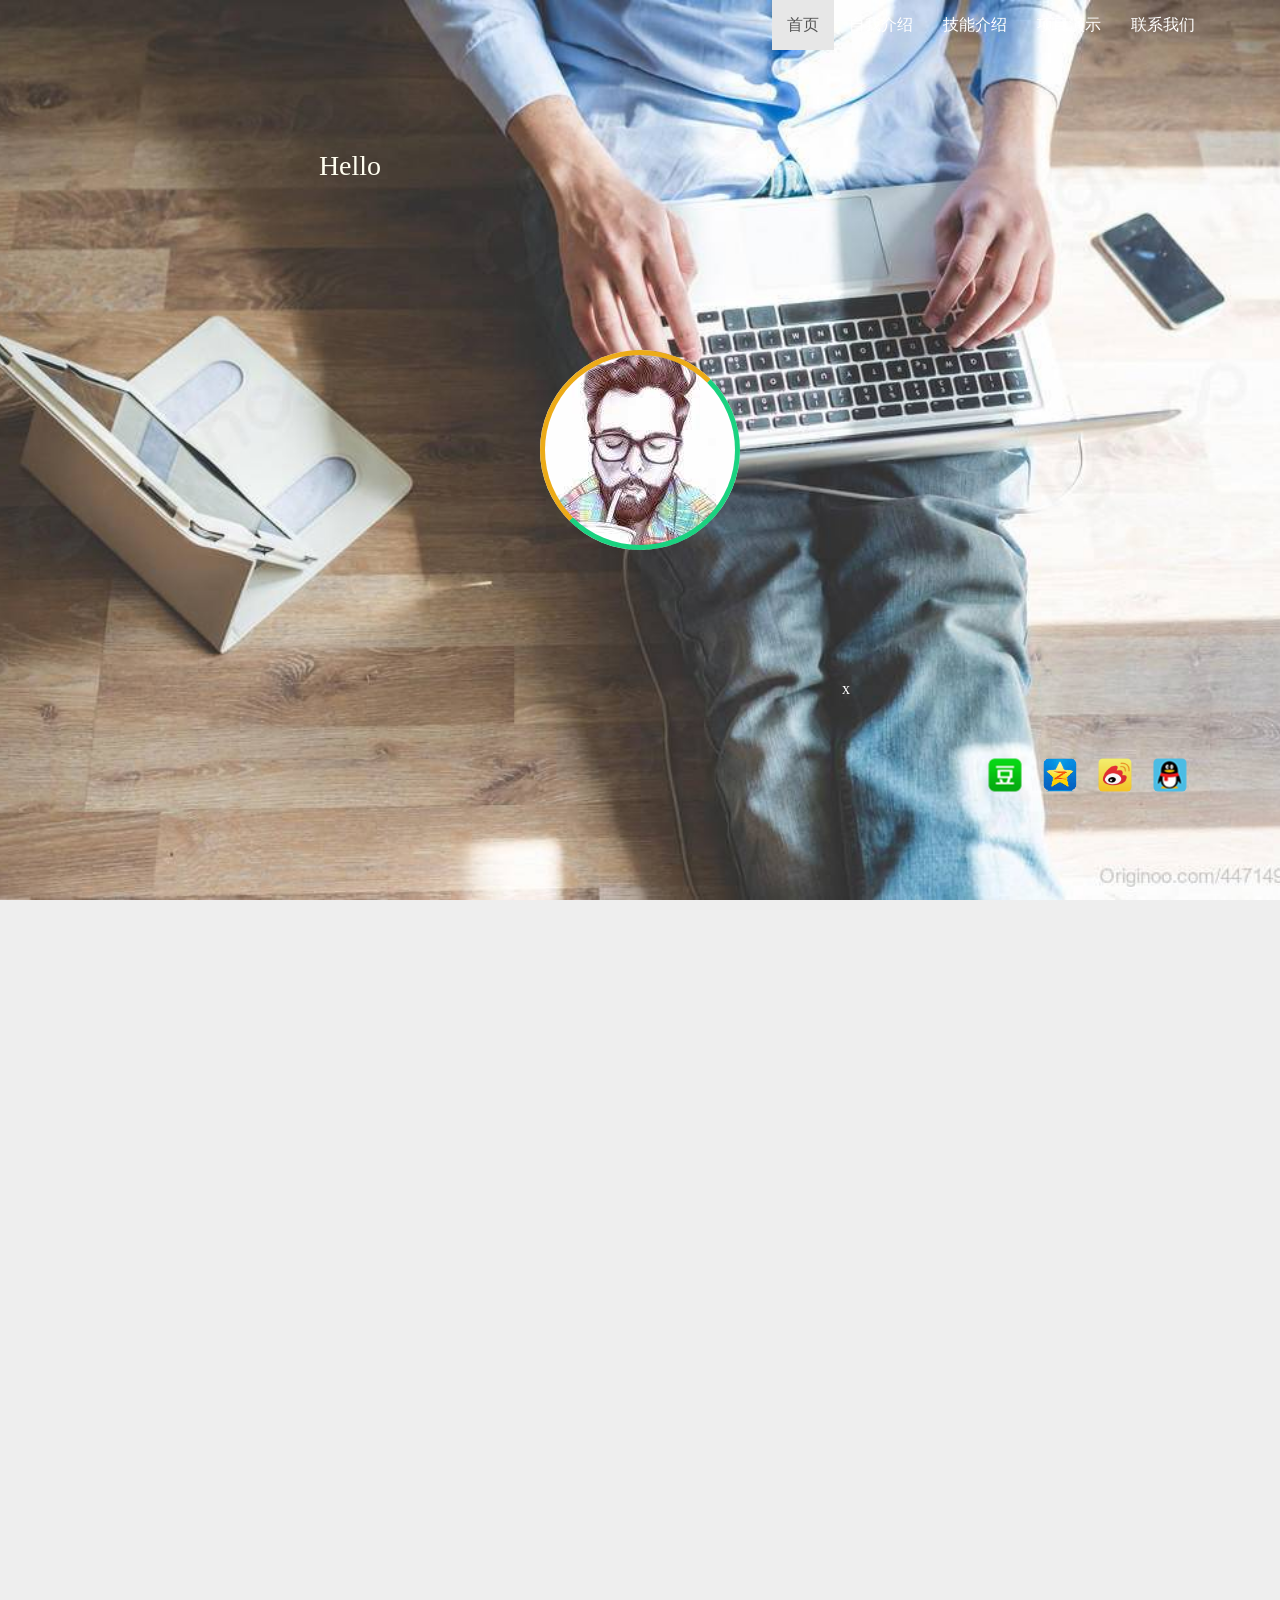
<file: index.html>
﻿<!doctype html>
<html lang="en">
<head>
    <meta charset="UTF-8">
    <title>我的主页</title>
    <meta name="viewport" content="width=device-width, user-scalable=no, initial-scale=1.0, maximum-scale=1.0, minimum-scale=1.0"/>
    <link rel="shortcut icon" href="./images/favicon.ico">
    <link rel="stylesheet" href="./lib/bootstrap/css/bootstrap.css">
    <link rel="stylesheet" href="css/jquery.fullPage.css">
    <link rel="stylesheet" href="css/animate.css">
    <link rel="stylesheet" href="css/index.css">
    <link rel="stylesheet" href="css/cll.css">
    <link rel="stylesheet" href="css/hover.css">
</head>
<body>
<!--导航栏-->
<nav class="navbar navbar-default resume">
    <div class="container">
        <div class="navbar-header">
            <button type="button" class="navbar-toggle collapsed" data-toggle="collapse"
                    data-target="#bs-example-navbar-collapse-1" aria-expanded="false">
            </button>
        </div>
        <div class="collapse navbar-collapse" id="bs-example-navbar-collapse-1">
            <ul class="nav navbar-nav navbar-right" id="menu">
                <li data-menuanchor="page1" class="active">
                    <a href="#page1">首页</a>
                </li>
                <li data-menuanchor="page2" >
                    <a href="#page2">自我介绍</a>
                </li>
                <li data-menuanchor="page3">
                    <a href="#page3">技能介绍</a>
                </li>
                <li data-menuanchor="page4">
                    <a href="#page4">项目演示</a>
                </li>
                <li data-menuanchor="page5">
                    <a href="#page5">联系我们</a>
                </li>
            </ul>
        </div>
    </div>
</nav>

<div class="pure">
</div>
<div id="resume">
    <!-- 遮罩开始 -->
    <div class="section item-1">
    <div class="tx">
            <img src="images/tx.JPG" alt="">
            <div class="kuang">
        </div>
    </div>
        <div class="xiansi">
            欢迎来到我的个人主页<br>
            你好！我是一名全栈工程师
            </div>
        <div class="xiansi-info">
            <span>x</span>
        </div>
        <script src="js/jquery.js"></script>
        <script>
            $(".tx").on('click', function() {
            $(".xiansi").show();
            });
            $(".xiansi-info span").on("click", function(){
                $(".xiansi").hide();
            })
        </script>

        <div class="text-1">
        </div>
    <script>
                function text(str){
                    var arr=[];
                    var text=document.getElementsByClassName("text-1")[0];
                    for(var i=0;i<str.length;i++){arr[i]=str[i];}
                    var p=document.createElement("p");
                    text.appendChild(p);
                    var index=0;
                    var obj=setInterval(function(){
                        if(index<arr.length){
                            var text=document.createTextNode(arr[index]);
                        }
                        p.appendChild(text);
                        index++;
                    },200);

                }
                window.onload=function(){
                    text(" Hello everyone！I'm a passionate web designer.My name is zhaozhenjie.I want to show you something about my skill and project.");
                }
            </script>

        <div class="box">
            <div id="share-douban" title="豆瓣分享"></div>
            <div id="share-qzone" title="QQ空间分享"></div>
            <div id="share-sina" title="新浪微博分享"></div>
            <div id="share-qq" title="QQ好友分享"></div>
        </div>

    </div>
    <!-- 第一屏开始 -->
    <div class="section item-2">
        <div class="wrap">
 
  <div class="tile">
    <div class="text">
      <h1>基本信息</h1>
      <img src="images/21.jpg">
      <h2 class="animate-text">I'm a passionate web designer. </h2>
      <p class="animate-text">Hello everyone,my name is zhaozhenjie.I want to show you something about my characters and hobbys. </p>
      <div class="dots"> <span></span> <span></span> <span></span> </div>
    </div>
  </div>
  
  <div class="tile">
    <div class="text">
      <h1>兴趣爱好</h1>
      <img src="images/22.jpg">
      <h2 class="animate-text">足球·慢跑·健身</h2>
      <p class="animate-text">I have many hobbies, such as playing football, jogging,  keeping fit and doing exercise. I think hobbies can make my life colorful. </p>
      <div class="dots"> <span></span> <span></span> <span></span> </div>
    </div>
  </div>
  
  <div class="tile">
    <div class="text">
      <h1>专业技能</h1>
      <img src="images/23.jpg">
      <h2 class="animate-text">HTML5、CSS3、移动基础、响应式、bootstrap、less、vue等技术</h2>
      <p class="animate-text"> My field of work is web development.I think that's why I'm always interested in the Internet. I have strong self-learning ability And I like to study various new frameworks</p>
      <div class="dots"> <span></span> <span></span> <span></span> </div>
    </div>
  </div>
  
  <div class="tile">
    <div class="text">
      <h1>自我评价</h1>
      <img src="images/24.jpg">
      <h2 class="animate-text"> 易和人相处，拥有良好的亲和力。</h2>
      <p class="animate-text">Responsible, work, optimistic, optimistic, positive.I like js, I love programming, and I love studying new technologies.</p>
      <div class="dots"> <span></span> <span></span> <span></span> </div>
    </div>
  </div>
</div>
      <ul id="list">
      <li><a >1</a></li>
      <li><a >2</a></li>
      <li><a >3</a></li>
      <li><a >下一页>></a></li>
    </ul>

    </div>
     

    <!-- 第二屏开始 -->
    <div class="section item-3">
        <div class="container">
            <div class="img-3 hidden-xs"> 
            </div>
            <div class="bg-img hidden-xs hidden-sm">
            </div>
            <div class="sm-img fly hidden-xs hidden-sm">
            </div>


            <div class="skill-introduce">
                <div class="media">
                    <div class="media-left media-top">
                        <a href="#" class=''>
                            <img class="media-object" src="./images/dian.png" alt="">
                        </a>
                    </div>
                    <div class="media-body">
                        <h4 class="media-heading">PC端</h4>
                        <p>
                            熟练使用 Html5 Css3 JavaScript，能够完成移动端页面的编写和维护，<br>
                            能处理主流浏览器兼容问题。
                            熟练使用原生js, 了解js面向对象原理，闭包以及原型结构，能够合理利用面向对象以及模块化开发,并且能适当完成框架封装。熟练使用 jQuery，并能完成相关项目。
                            <br>熟悉easing fullpage 插件的应用,轮播图，选项卡，按需加载，全屏滚动等常用功能的实现
                            <br>掌握 Ajax交互原理，根据后台接口能够合理完成前后台交互，数据的增删改查。
                        </p>

                    </div>
                </div>
                <div class="media ">
                    <div class="media-left media-top">
                        <a href="#" class=''>
                            <img class="media-object" src="./images/shou.png" alt="">
                        </a>
                    </div>
                    <div class="media-body">
                        <h4 class="media-heading">移动端</h4>
                        <p>掌握移动端编程，会基于流式布局以及 响应式布局 开发基于移动端的页面。
                        </p>

                    </div>
                </div>
                <div class="media ">
                    <div class="media-left media-top">
                        <a href="#" class=''>
                            <img class="media-object" src="./images/qi.png" alt="">
                        </a>
                    </div>
                    <div class="media-body">
                        <h4 class="media-heading">其他</h4>
                        <p>掌握了解Java，C#等编程语言,熟悉各种编程语言；熟悉W3C标准，对表现与数据分离、Web语义化等有深刻理解。
                        </p>
                    </div>
                </div>
            </div>

            <div class="skills ">
                <span class="subject-9">H5+Css3</span>
                <span class="subject-2">JavaScript</span>
                <span class="subject-3">MySQL</span>
                <span class="subject-4">jQuery</span>
                <span class="subject-10">Php</span>
                <span class="subject-5">移动端</span>
                <span class="subject-6">Vue</span>
                <span class="subject-7">响应式</span>
                <span class="subject-8">Node.js</span>
                <span class="subject-1">Less</span>
            </div>
        </div>
    </div>
    

    <div class="section item-5">
        <div class="slide hidden-xs">
            <div class="container" id='container-img'>
                <div class="row">
                    <div class="portfolio-items">
                        <div class="col-sm-6 col-md-3 col-lg-3 web">
                            <div class="portfolio-item">
                                <div class="hover-bg">
                                    <div class="hover-text">
                                        <h4><a href='http://zhao1234.duapp.com/blog/index/index.php' target='_blank' >响应式博客系统开发</a></h4>
                                        <small>技术：Bootstrap+Php+Swiper</small>
                                        <i class="fa fa-search"></i></div>
                                    <img src="images/8127.jpg" class="img-responsive" alt="响应式博客系统开发">
                                </div>
                            </div>
                        </div>

                        <div class="col-sm-6 col-md-3 col-lg-3">
                            <div class="portfolio-item">
                                <div class="hover-bg">
                                    <div class="hover-text">
                                        <h4><a href="project/tian-mao/index.html" target='_blank' >炫歌大师</a></h4>
                                        <small>技术：vue</small>
                                    </div>
                                    <img src="images/8128.jpg" class="img-responsive" alt=""></div>
                            </div>
                        </div>

                        <div class="col-sm-6 col-md-3 col-lg-3">
                            <div class="portfolio-item">
                                <div class="hover-bg">
                                    <div class="hover-text">
                                        <h4><a href="http://xiaopi5.duapp.com/" target='_blank' title="">题库系统</a></h4>
                                        <small>技术：node.js</small>
                                    </div>
                                    <img src="images/8129.jpg" class="img-responsive" alt=""></div>
                            </div>
                        </div>

                        <div class="col-sm-6 col-md-3 col-lg-3">
                            <div class="portfolio-item">
                                <div class="hover-bg">
                                    <div class="hover-text">
                                        <h4><a href='project/wu liu/index.html' target='_blank' title="">物流后台管理系统</a></h4>
                                        <small>技术：phpcms+html+css</small>
                                    </div>
                                    <img src="images/8130.jpg" class="img-responsive" alt=""></div>
                            </div>
                        </div>
                        <div class="col-sm-6 col-md-3 col-lg-3">
                            <div class="portfolio-item">
                                <div class="hover-bg">
                                    <div class="hover-text">
                                        <h4><a href='project/writing/images/index.html' target='_blank' title="">打字游戏</a></h4>
                                        <small>技术：纯js 面向过程</small>
                                    </div>
                                    <img src="images/05.jpg" class="img-responsive" alt="">
                                </div>
                            </div>
                        </div>

                        <div class="col-sm-6 col-md-3 col-lg-3">
                            <div class="portfolio-item">
                                <div class="hover-bg">
                                    <div class="hover-text">
                                        <h4><a href="project/youxi/wuziqiyouxi.html" target='_blank' title="">五子棋游戏</a></h4>
                                        <small>技术：纯js面向过程</small>
                                    </div>
                                    <img src="images/06.jpg" class="img-responsive" alt=""></div>
                            </div>
                        </div>

                        <div class="col-sm-6 col-md-3 col-lg-3">
                            <div class="portfolio-item">
                                <div class="hover-bg">
                                    <div class="hover-text">
                                        <h4><a href="project/todoList/index.html" target='_blank' title="">备忘录app</a></h4>
                                        <small>技术：Swiper+ Local Storage</small>
                                    </div>
                                    <img src="images/07.jpg" class="img-responsive" alt=""></div>
                            </div>
                        </div>

                        <div class="col-sm-6 col-md-3 col-lg-3">
                            <div class="portfolio-item">

                                <div class="hover-bg">
                                    <div class="hover-text">
                                        <h4><a href='project/weather/index.html' target='_blank' title="">天气app</a></h4>
                                        <small>技术：ajax</small>
                                    </div>
                                    <img src="images/08.jpg" class="img-responsive" alt="">
                                </div>
                            </div>
                        </div>
                    </div>
                </div>
            </div>
        </div>
        <div class="slide">
            <div class="rotator">
                <div id="rot1">
                    <img src="" width="800" height="300" class="bg" alt=""/>
                    <div class="heading">
                        <h1></h1>
                    </div>
                    <div class="description">
                        <p></p>
                    </div>
                </div>
                <ul id="rotmenu">
                    <li>
                        <a href="#">iphone</a>
                        <div style="display:none;">
                            <div class="info_image">1024.jpg</div>
                            <div class="info_heading">个人兴趣</div>
                            <div class="info_description">
                                响应式页面布局，提高用户体验
                                <br><a href="project/iphone/index.html" target= _blank class="more">play</a>
                            </div>
                        </div>
                    </li>
                    <li>
                        <a href="#">e-commerce</a>
                        <div style="display:none;">
                            <div class="info_image">1025.jpg</div>
                            <div class="info_image">Add to cart</div>
                            <div class="info_description">
                                pc端页面切图，电商的添加到购物车模型，符合大部分电商场景
                                <br><a href="project/tmall/tianmao.html" target= _blank class="more">touch</a>
                            </div>
                        </div>
                    </li>
                    <li>
                        <a href="#">shop</a>
                        <div style="display:none;">
                            <div class="info_image">1026.jpg</div>
                            <div class="info_description">
                               移动端页面切图，swiper使用，提高兼容性
                               <br><a href="project/shop/index.html" target= _blank class="more">click</a>
                            </div>
                        </div>
                    </li>
                    <li>
                        <a href="#">x-mi</a>
                        <div style="display:none;">
                            <div class="info_image">1027.jpg</div>
                            <div class="info_description">
                                 pc端页面切图，可以实现按需加载
                                 <br><a href="project/xiaomi/xiaomi.html" target= _blank class="more">touch</a>
                            </div>
                        </div>
                    </li>
                    <li>
                        <a href="#">pc-yd</a>
                        <div style="display:none;">
                            <div class="info_image">1028.jpg</div>
                            <div class="info_description">
                                 pc端页面切图，可以实现全景加载
                                 <br><a href="project/yidong/yidong.html" target= _blank class="more">play</a>
                            </div>
                        </div>
                    </li>
                </ul>


            </div>
        </div>

    </div>
    <div class="section item-6">

                <form class="cd-form floating-labels">
            <fieldset>
                <div class="error-message">
                    <p>请给我发送电子邮件</p>
                </div>

                <div class="icon">
                    <label class="cd-label" for="cd-name">Name</label>
                    <input class="user" type="text" name="cd-name" id="cd-name" required>
                </div> 

                <div class="icon">
                    <label class="cd-label" for="cd-company">Company</label>
                    <input class="company" type="text" name="cd-company" id="cd-company">
                </div> 

                <div class="icon">
                    <label class="cd-label" for="cd-email">Email</label>
                    <input class="email error" type="email" name="cd-email" id="cd-email" required>
                </div>
                <div>
                    <p class="cd-select icon">
                        <select class="budget">
                            <option value="0">Select Budget</option>
                            <option value="1">&lt; $5000</option>
                            <option value="2">$5000 - $10000</option>
                            <option value="3">&gt; $10000</option>
                        </select>
                    </p>
                </div> 
                <div class="icon">
                    <label class="cd-label" for="cd-textarea">Project description</label>
                    <textarea class="message" name="cd-textarea" id="cd-textarea" required></textarea>
                </div>

                <div>
                    <input type="submit" value="Send Message">
                </div>
            </fieldset>
        </form>

    </div>
    <base target="_blank" />
    <script src="js/jquery.js"></script>
    <script src="js/main.js"></script>
    <script src="js/modernizr.js"></script>

</div>
</body>
</html>
<script src="lib/jquery.min.js"></script>
<script src="lib/jquery.fullPage.min.js"></script>
<script src="lib/jquery.easing.1.3.js"></script>
<script src="lib/jquery.isotope.js"></script>
<script src="lib/bootstrap/js/bootstrap.js"></script>
<script src="js/handler.js"></script>
<script src="js/resumeEnter.js"></script>
</file>
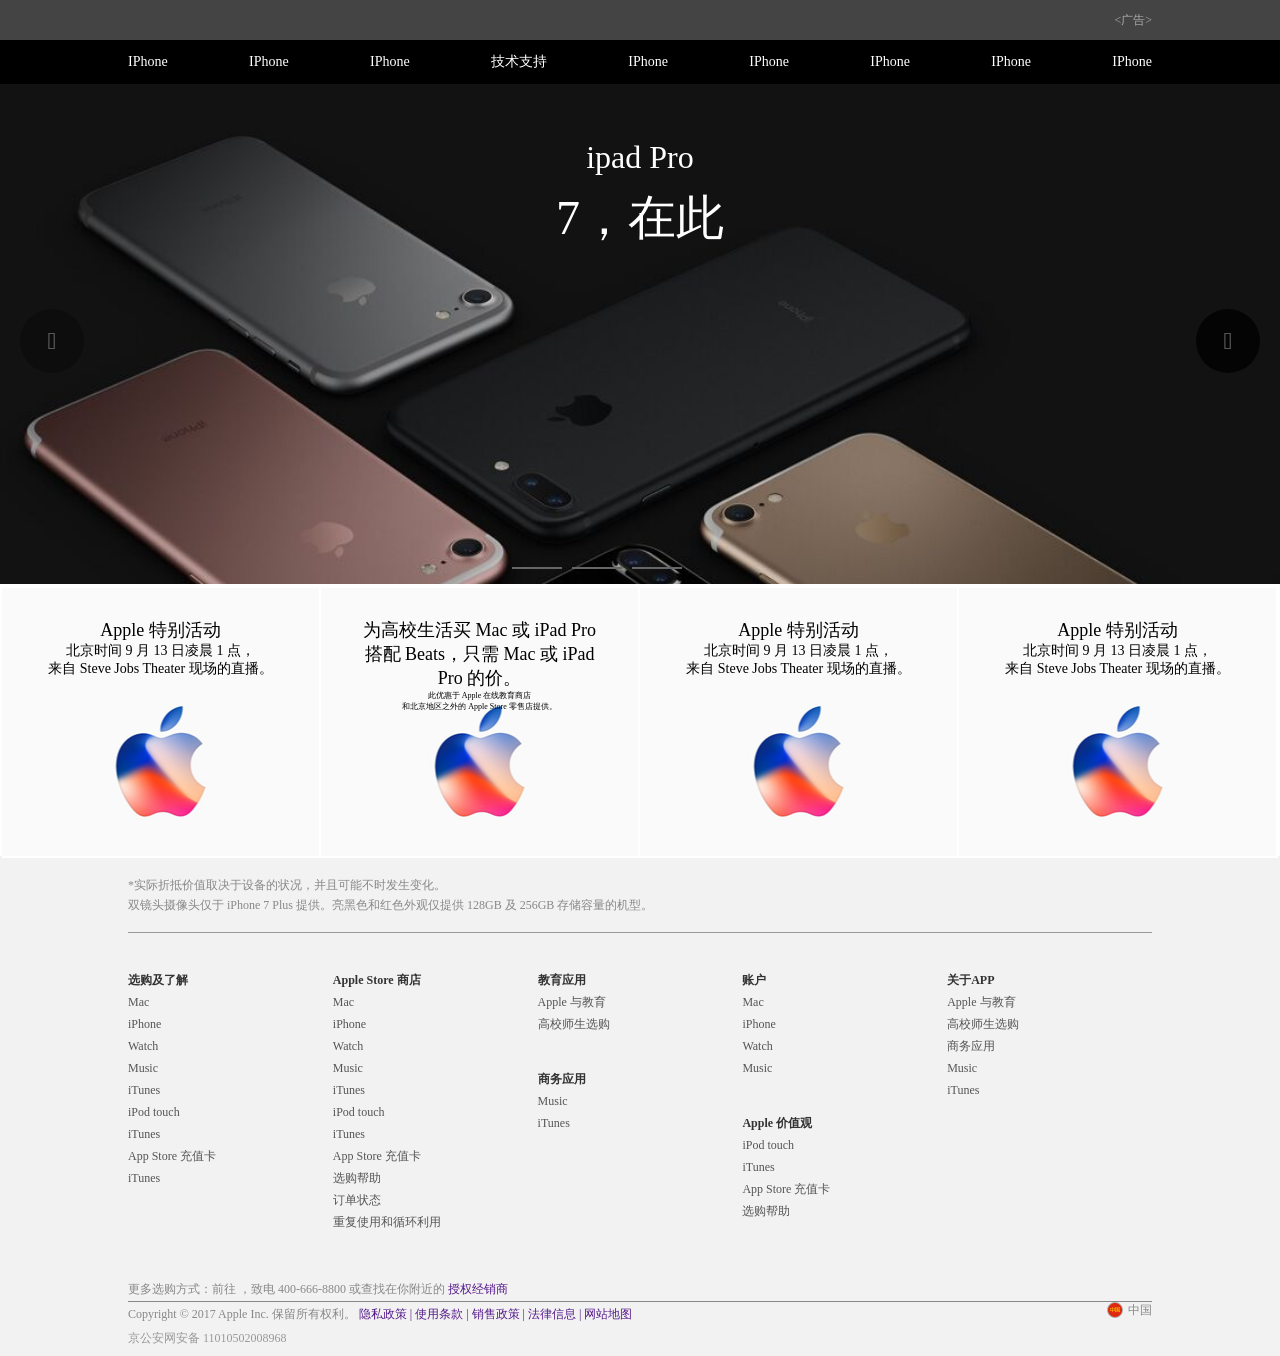
<file: project/iphone/index.html>
<!DOCTYPE html>
<html lang="en">
<head>
	<meta charset="UTF-8">
	<title>苹果</title>
	<link rel="stylesheet" href="css/base.css">
	<link rel="stylesheet" href="css/index.css">
</head>
<body>
	<!-- 头部开始 -->
	<header>

		<main>
			<span><广告></span>
		</main>
	</header>
	<!-- 头部结束 -->

	<!-- 导航开始 -->
	<nav>
		<!-- 大屏状态下的布局 -->
		<main class="nav-big">
			<a href="">IPhone</a>
			<a href="">IPhone</a>
			<a href="">IPhone</a>
			<a href="https://suyanyan.github.io/my-homepage/index.html">技术支持</a>
			<a href="">IPhone</a>
			<a href="">IPhone</a>
			<a href="">IPhone</a>
			<a href="">IPhone</a>
			<a href="">IPhone</a>
		</main>
		<!-- 小屏状态下的布局 -->
		<main class="nav-small">
			<a href="">IPhone</a>
			<a href="">IPhone</a>
			<a href="">IPhone</a>
		</main>
	</nav>
	<!-- 导航结束 -->
	<!-- banner图开始 -->
	<div class="banner">
		<div class="banner-img">	
		</div>
		<div class="banner-wenzi">
				<h1>ipad Pro</h1>
				<h1>7，在此</h1>
		</div>
		<div class="lunbodian">
				<span></span>
				<span></span>
				<span></span>
		</div>
		<div class="up-page">
					<i class="iconfont">&#xe617;</i>
		</div>
		<div class="up-page-r">
				<i class="iconfont">&#xe624;</i>
		</div>
	</div>
	<!-- banner图结束 -->

	<!-- banner下一栏开始 -->

	<div class="list">
		<ul>
			<li>

				<h3>Apple 特别活动</h3>
				<h4>北京时间 9 月 13 日凌晨 1 点，<br>来自 Steve Jobs Theater 现场的直播。</h4>
			</li>
			<li>
				<h3>为高校生活买 Mac 或 iPad Pro 搭配 Beats，只需 Mac 或 iPad Pro 的价。</h3>
				<h5>此优惠于 Apple 在线教育商店<br>和北京地区之外的 Apple Store 零售店提供。</h5>
			</li>
			<li>
				<h3>Apple 特别活动</h3>
				<h4>北京时间 9 月 13 日凌晨 1 点，<br>来自 Steve Jobs Theater 现场的直播。</h4>
			</li>
			<li>
				<h3>Apple 特别活动</h3>
				<h4>北京时间 9 月 13 日凌晨 1 点，<br>来自 Steve Jobs Theater 现场的直播。</h4>
			</li>
		</ul>
	</div>
	<!-- banner下一栏结束 -->

	<!-- 底部开始 -->
	<footer>
		<div class="content">
			<div class="content-top">
				<span>*实际折抵价值取决于设备的状况，并且可能不时发生变化。</span>
				<span>双镜头摄像头仅于 iPhone 7 Plus 提供。亮黑色和红色外观仅提供 128GB 及 256GB 存储容量的机型。</span>
			</div>
			<div class="content-list">
				<ul>
					<li ><h1>选购及了解</h1></li>
					<li><a href="">Mac</a></li>
					<li><a href="">iPhone</a></li>
					<li><a href="">Watch</a></li>
					<li><a href="">Music</a></li>
					<li><a href="">iTunes</a></li>
					<li><a href="">iPod touch</a></li>
					<li><a href="">iTunes</a></li>
					<li><a href="">App Store 充值卡</a></li>
					<li><a href="">iTunes</a></li>
				</ul>
				<ul>
					<li><h1>Apple Store 商店</h1></li>
					<li><a href="">Mac</a></li>
					<li><a href="">iPhone</a></li>
					<li><a href="">Watch</a></li>
					<li><a href="">Music</a></li>
					<li><a href="">iTunes</a></li>
					<li><a href="">iPod touch</a></li>
					<li><a href="">iTunes</a></li>
					<li><a href="">App Store 充值卡</a></li>
					<li><a href="">选购帮助</a></li>
					<li><a href="">订单状态</a></li>
					<li><a href="">重复使用和循环利用</a></li>
							
				</ul>

				<ul>
					<li><h1>教育应用</h1></li>
					<li><a href="">Apple 与教育</a></li>
					<li><a href="">高校师生选购</a></li>
					<li><h1 class="hh1">商务应用</h1></li>
					<li><a href="">Music</a></li>
					<li><a href="">iTunes</a>
							
				</ul>
				<ul>
					<li><h1>账户</h1></li>
					<li><a href="">Mac</a></li>
					<li><a href="">iPhone</a></li>
					<li><a href="">Watch</a></li>
					<li><a href="">Music</a></li>
					<li><h1 class="hh1">Apple 价值观</h1></li>
					<li><a href="">iPod touch</a></li>
					<li><a href="">iTunes</a></li>
					<li><a href="">App Store 充值卡</a></li>
					<li><a href="">选购帮助</a></li>
					
					
				</ul>

				<ul>
					<li><h1>关于APP</h1></li>
					<li><a href="">Apple 与教育</a></li>
					<li><a href="">高校师生选购</a></li>
					<li><a href="">商务应用</a></li>
					<li><a href="">Music</a></li>
					<li><a href="">iTunes</a>
							
				</ul>

			</div>
			<div class="content-btom">
				<div class="content-btom-l">
					<p>更多选购方式：前往 ，致电 400-666-8800 或查找在你附近的
					<a href="">授权经销商</a></p>
				</div>
				<div class="content-btom-center">
					<span>Copyright © 2017 Apple Inc. 保留所有权利。</span>
					<a href="">隐私政策</a>
					<a href="">|</a>
					<a href="">使用条款</a>
					<a href="">|</a>
					<a href="">销售政策</a>
					<a href="">|</a>
					<a href="">法律信息</a>
					<a href="">|</a>
					<a href="">网站地图</a>
				</div>
				<div class="content-btom-r">
					<span></span>
					<span>中国</span>
				</div>
				
			</div>
			<div class="conter-foot">
				<p>京公安网安备 11010502008968 </p>
			</div>
		</div>
	</footer>
	<!-- 底部结束 -->

	

	
</body>
</html>
</file>
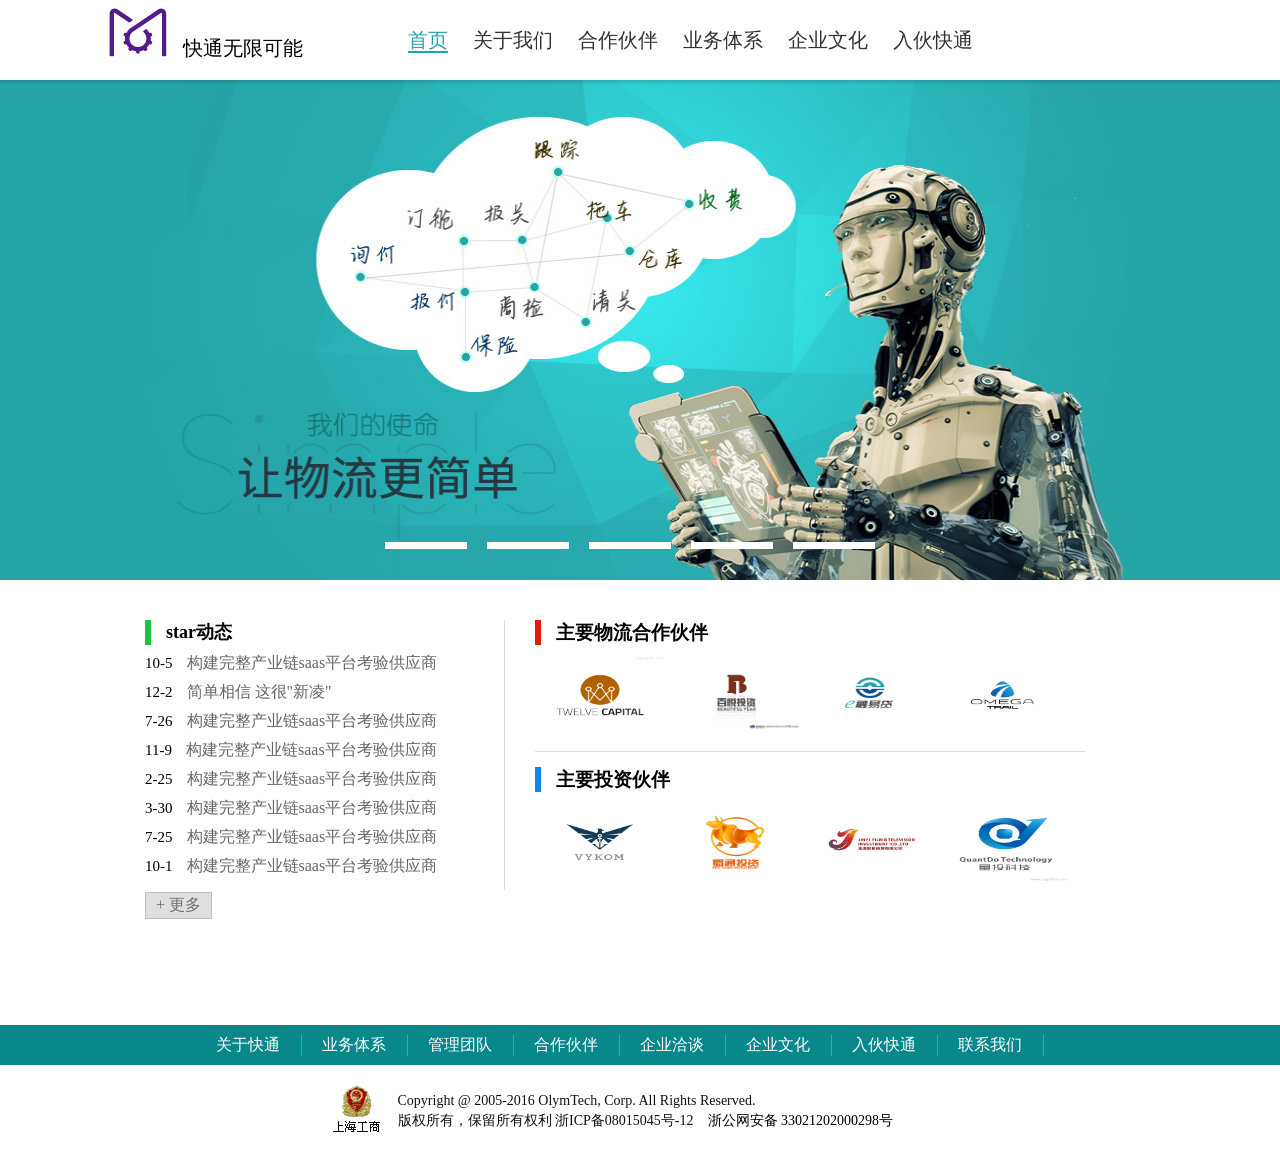
<file: project/wu liu/index.html>
<!DOCTYPE html>
<html lang="en">
<head>
	<meta charset="UTF-8">
	<title>物流企业站</title>
	<link rel="stylesheet" href="css/wuliu.css">
	<link rel="stylesheet" href="iconfont/iconfont.css">
</head>
<body>
<!-- 目录栏开始 -->
<header class="head-box">
	<h1 class="head-logo"><a href=""><i class="icon icon-icon_logo"></i></a>&nbsp&nbsp&nbsp快通无限可能</h1>
	<ul class="head-list">
		<li><a href="index.html" class="list1 lt">首页</a></li>
		<li><a href="guanyuwomen.html" class="list1">关于我们</a></li>
		<li><a href="hezuohuoban.html" class="list1">合作伙伴</a></li>
		<li><a href="yewutixi.html" class="list1">业务体系</a></li>
		<li><a href="qiyewenhua.html" class="list1">企业文化</a></li>
		<li><a href="ruhuokuaitong.html" class="list1">入伙快通</a></li>
		<!--<li class="list1"><a href="">English</a></li>-->
	</ul>
</header>
<!-- 目录栏结束 -->
<!-- banner开始 -->
<section class="banner-box">
	<ul class="banner-beijing">
		<li class="banner-tu"><img src="img/1.jpg" alt=""></li>
		<li class="banner-tu"><img src="img/15.jpg" alt=""></li>
		<li class="banner-tu"><img src="img/3 (2).jpg" alt=""></li>
		<li class="banner-tu"><img src="img/3%20(3).jpg" alt=""></li>
		<li class="banner-tu"><img src="img/6.jpg" alt=""></li>
	</ul>
	<ul class="lunbo">
		<li><a href="" class="lunbo-list"></a></li>
		<li><a href="" class="lunbo-list"></a></li>
		<li><a href="" class="lunbo-list"></a></li>
		<li><a href="" class="lunbo-list"></a></li>
		<li><a href="" class="lunbo-list"></a></li>
	</ul>
</section>
<!-- banner结束 -->
<!-- content开始 -->
<div class="content-beijing">
	<div class="content">
		<div class="content-left">
			<div class="left-title"><h3 class="dt">star动态</h3>
			</div>
			<ul class="news">
				<li class="new1">
					<span class="riqi">10-5</span>
					<a href="xiangqingye.html" class="shijian">构建完整产业链saas平台考验供应商</a>
				</li>
				<li class="new1">
					<span class="riqi">12-2</span>
					<a href="" class="shijian">简单相信 这很"新凌"</a>
				</li>
				<li class="new1">
					<span class="riqi">7-26</span>
					<a href="" class="shijian">构建完整产业链saas平台考验供应商</a>
				</li>
				<li class="new1">
					<span class="riqi">11-9</span>
					<a href="" class="shijian">构建完整产业链saas平台考验供应商</a>
				</li>
				<li class="new1">
					<span class="riqi">2-25</span>
					<a href="" class="shijian">构建完整产业链saas平台考验供应商</a>
				</li>
				<li class="new1">
					<span class="riqi">3-30</span>
					<a href="" class="shijian">构建完整产业链saas平台考验供应商</a>
				</li>
				<li class="new1">
					<span class="riqi">7-25</span>
					<a href="" class="shijian">构建完整产业链saas平台考验供应商</a>
				</li>
				<li class="new1">
					<span class="riqi">10-1</span>
					<a href="" class="shijian">构建完整产业链saas平台考验供应商</a>
				</li>
			</ul>
			<a href="xinwenliebiaoye.html" class="gengduo">+ 更多</a>
		</div>
		<div class="content-right">
		    <div class="hzhb-top">
				<div class="right-title"><h3 class="hezuo">主要物流合作伙伴</h3>
				</div>
				<ul class="logo-tu">
					<li><a href="hezuohuoban.html" class="logoimg"><img src="img/28.png" alt=""></a></li>
					<li><a href="hezuohuoban.html" class="logoimg"><img src="img/26.jpg" alt=""></a></li>
					<li><a href="hezuohuoban.html" class="logoimg"><img src="img/27.jpg" alt=""></a></li>
					<li><a href="hezuohuoban.html" class="logoimg"><img src="img/logo2.png" alt=""></a></li>
				</ul>
			</div>
			<div class="hzhb-bottom">
				<div class="right-title1"><h3 class="hezuo">主要投资伙伴</h3>
				</div>
				<ul class="logo-tu">
					<li><a href="touzhihuoban.html" class="logoimg"><img src="img/logo1.png" alt=""></a></li>
					<li><a href="touzhihuoban.html" class="logoimg"><img src="img/23.jpg" alt=""></a></li>
					<li><a href="touzhihuoban.html" class="logoimg"><img src="img/24.png" alt=""></a></li>
					<li><a href="touzhihuoban.html" class="logoimg"><img src="img/25.jpg" alt=""></a></li>
				</ul>
			</div>
	    </div>
</div>
</div>
<!-- content结束 -->
<!-- footer开始 -->
<div class="foot-beijing">
	<div class="foot">
		<ul class="foot-top">
			<li class="foot-nr"><a href="">关于快通</a></li>
			<li class="foot-nr"><a href="">业务体系</a></li>
			<li class="foot-nr"><a href="">管理团队</a></li>
			<li class="foot-nr"><a href="">合作伙伴</a></li>
			<li class="foot-nr"><a href="">企业洽谈</a></li>
			<li class="foot-nr"><a href="">企业文化</a></li>
			<li class="foot-nr"><a href="">入伙快通</a></li>
			<li class="foot-nr"><a href="">联系我们</a></li>
		</ul>
		<div class="foot-bottom">
			<div class="gs-tu"><img src="img/icon.gif" alt=""></div>
			<div class="bottom-you">
				<div class="cop">Copyright @ 2005-2016 OlymTech, Corp. All Rights Reserved.</div>
			    <div class="banquan">版权所有，保留所有权利 浙ICP备08015045号-12</div>
			    <div class="zhe"> <a href="">浙公网安备 33021202000298号</a></div>
			</div>
			
		</div>
	</div>
</div>















</body>
</html>
</file>
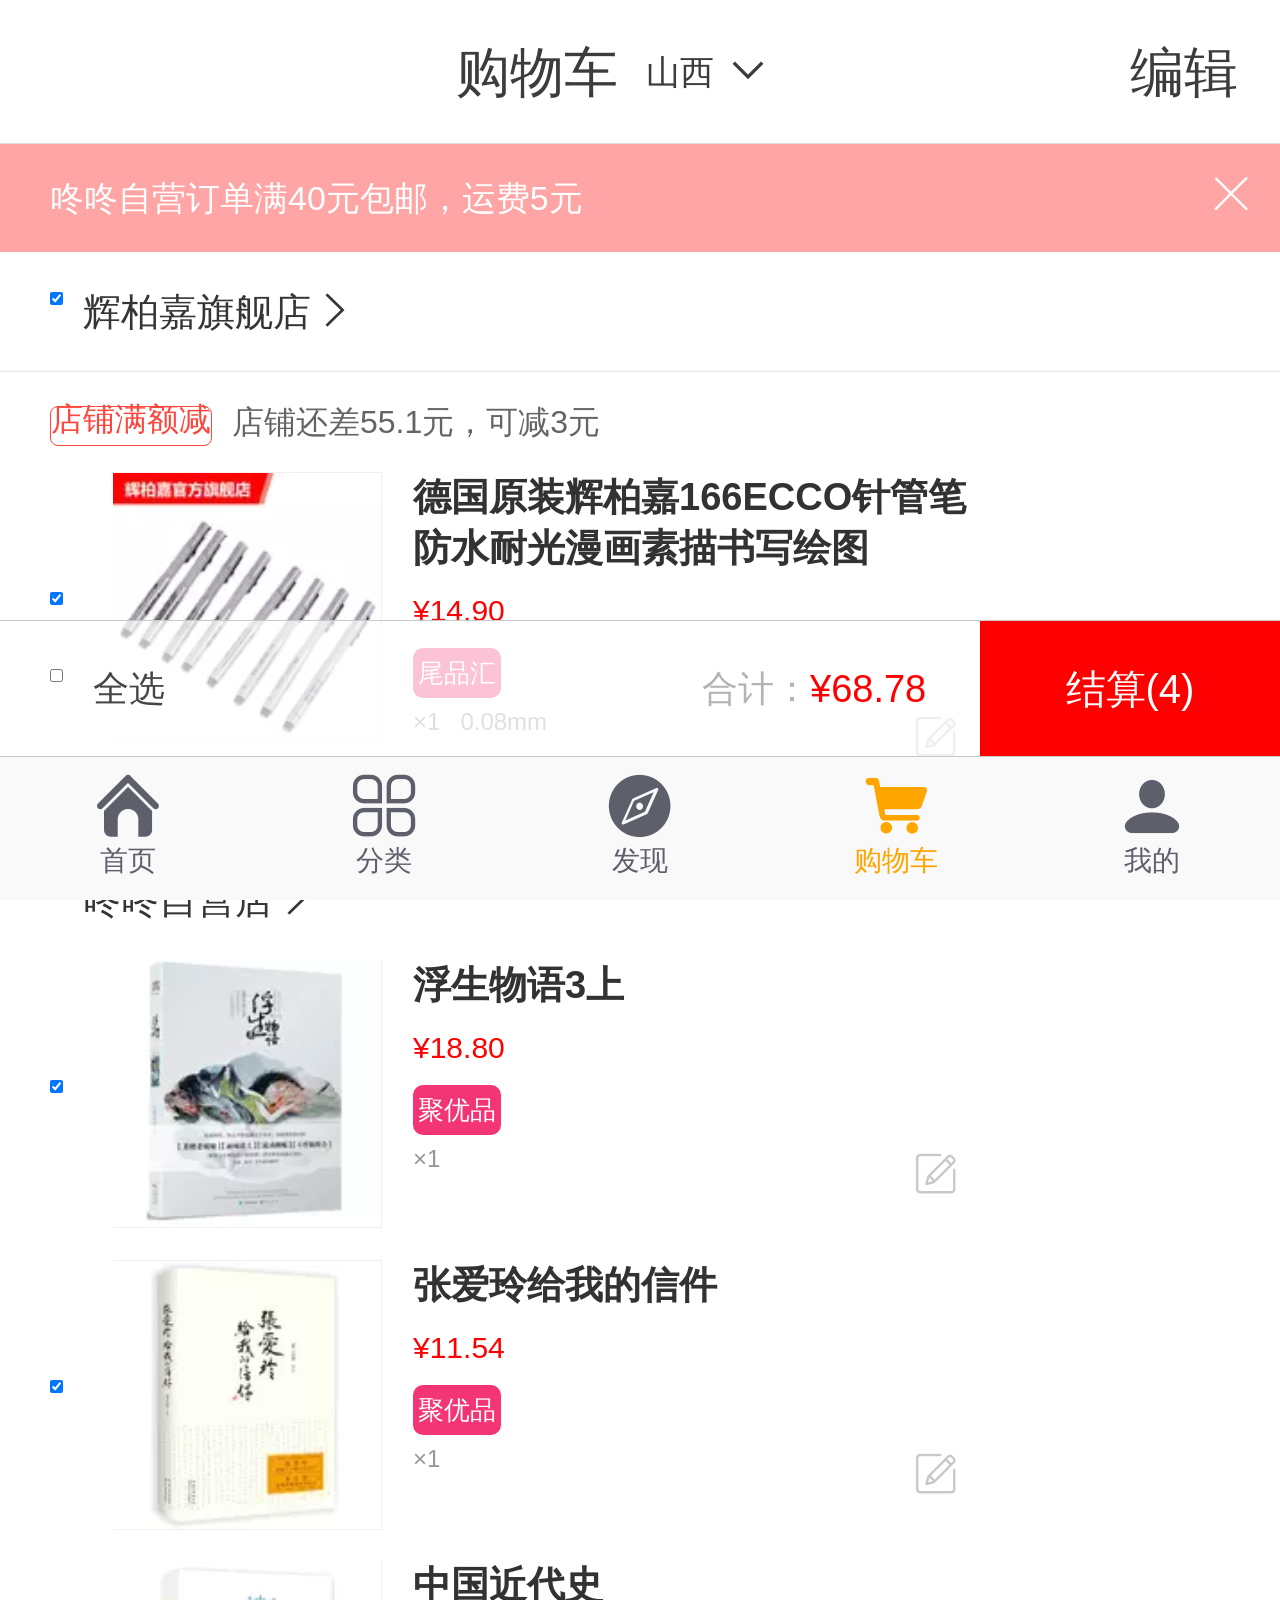
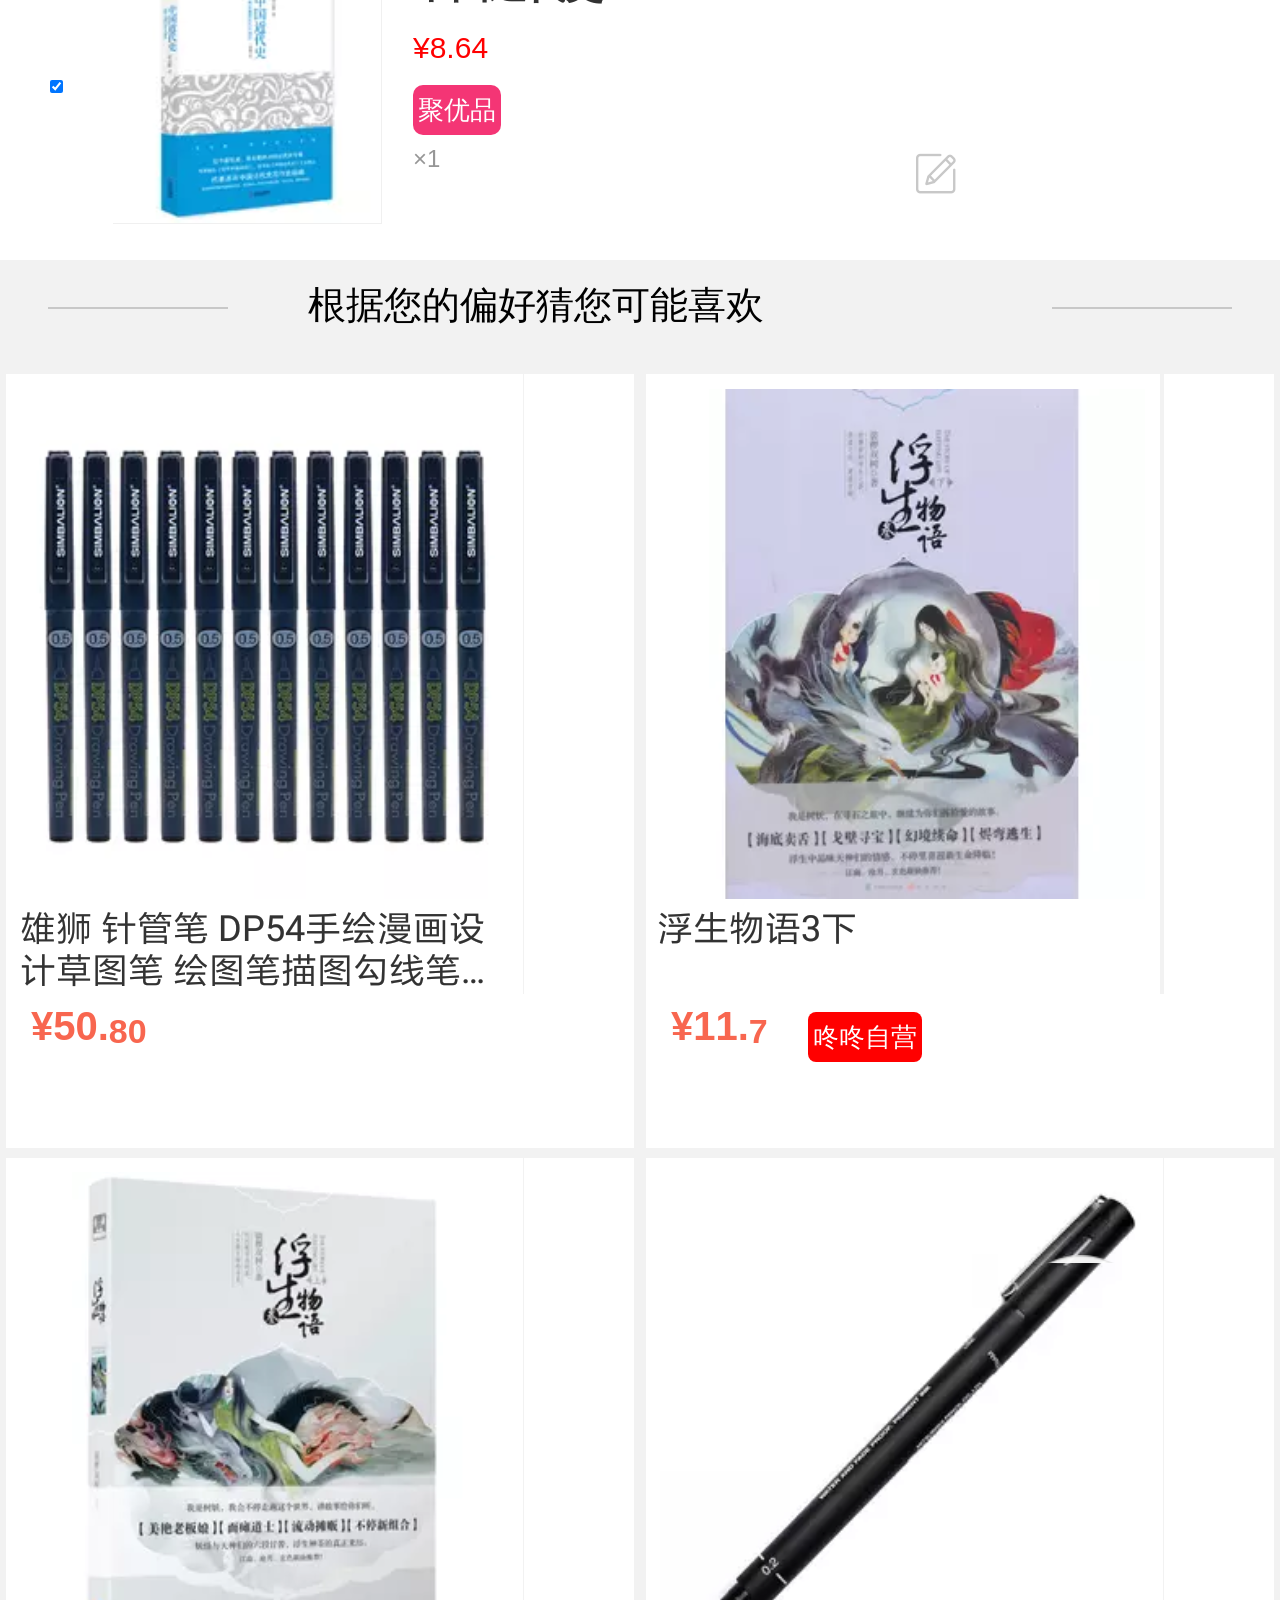
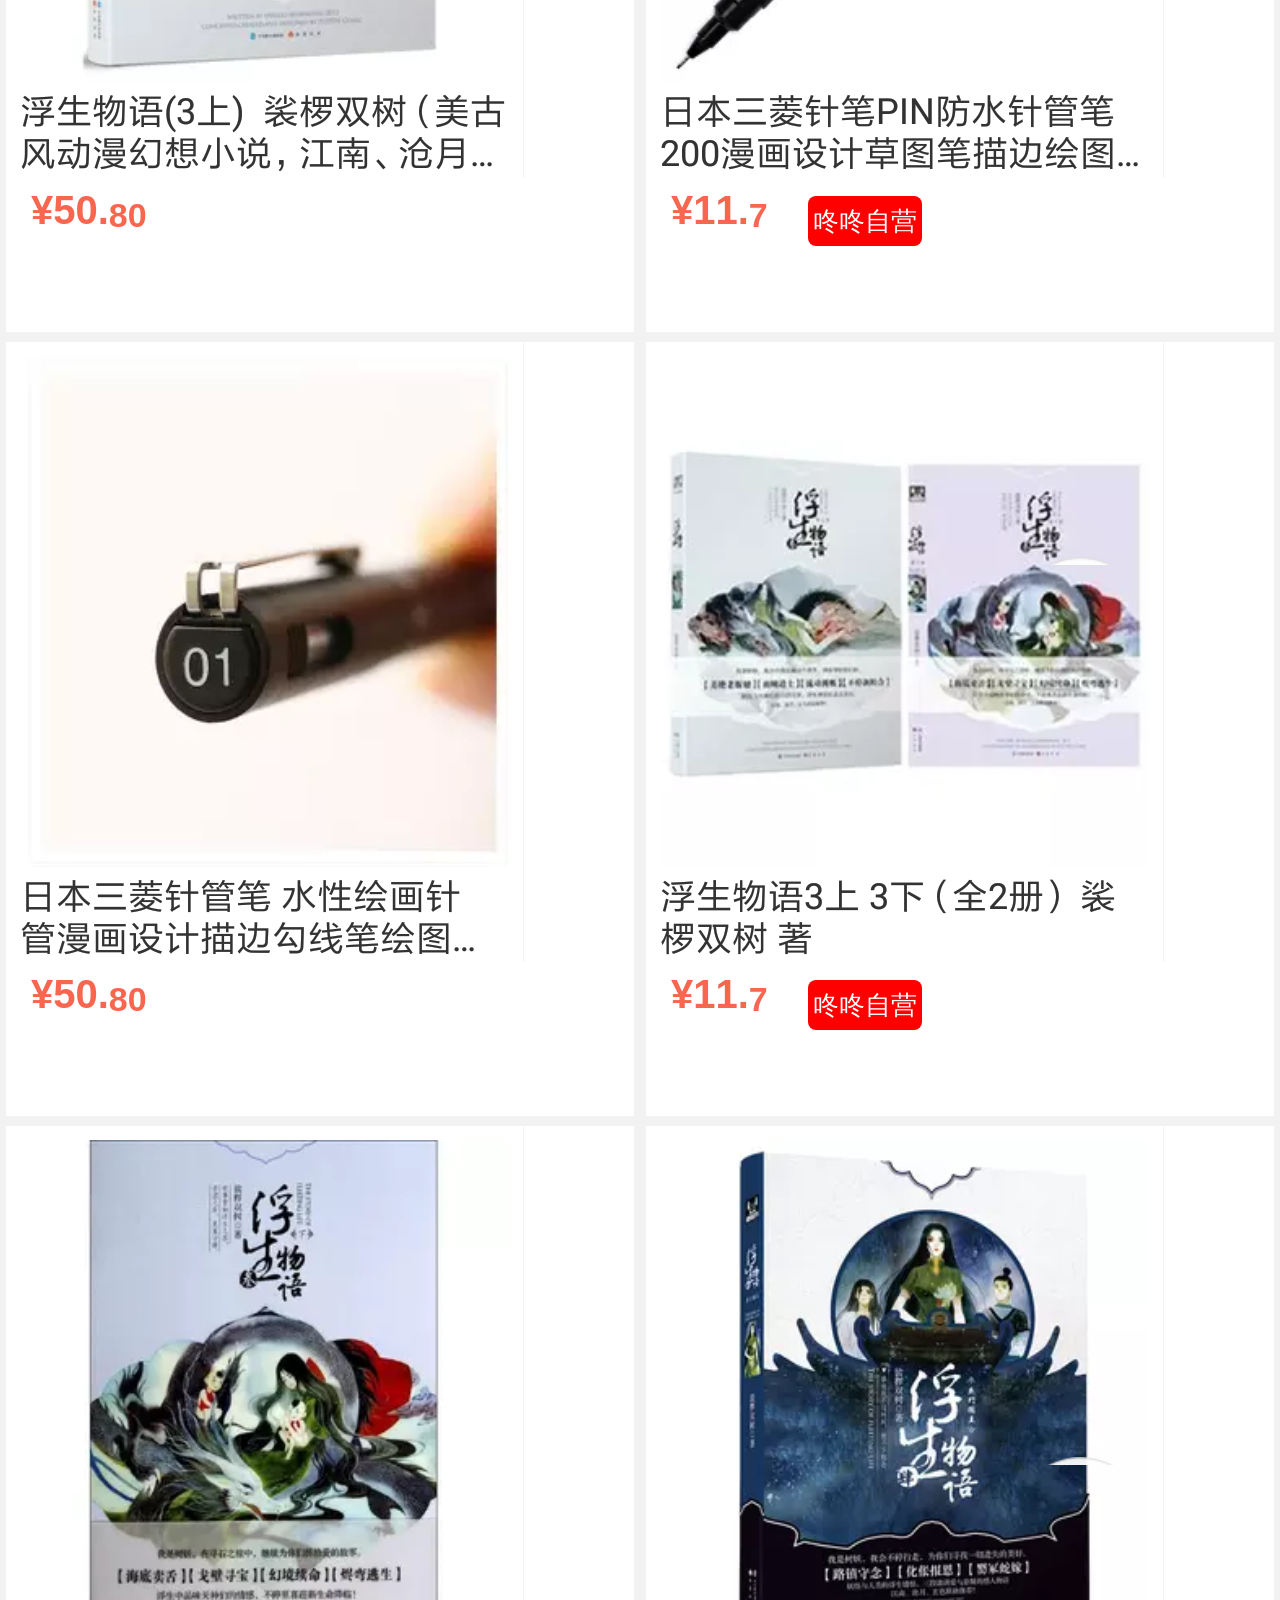
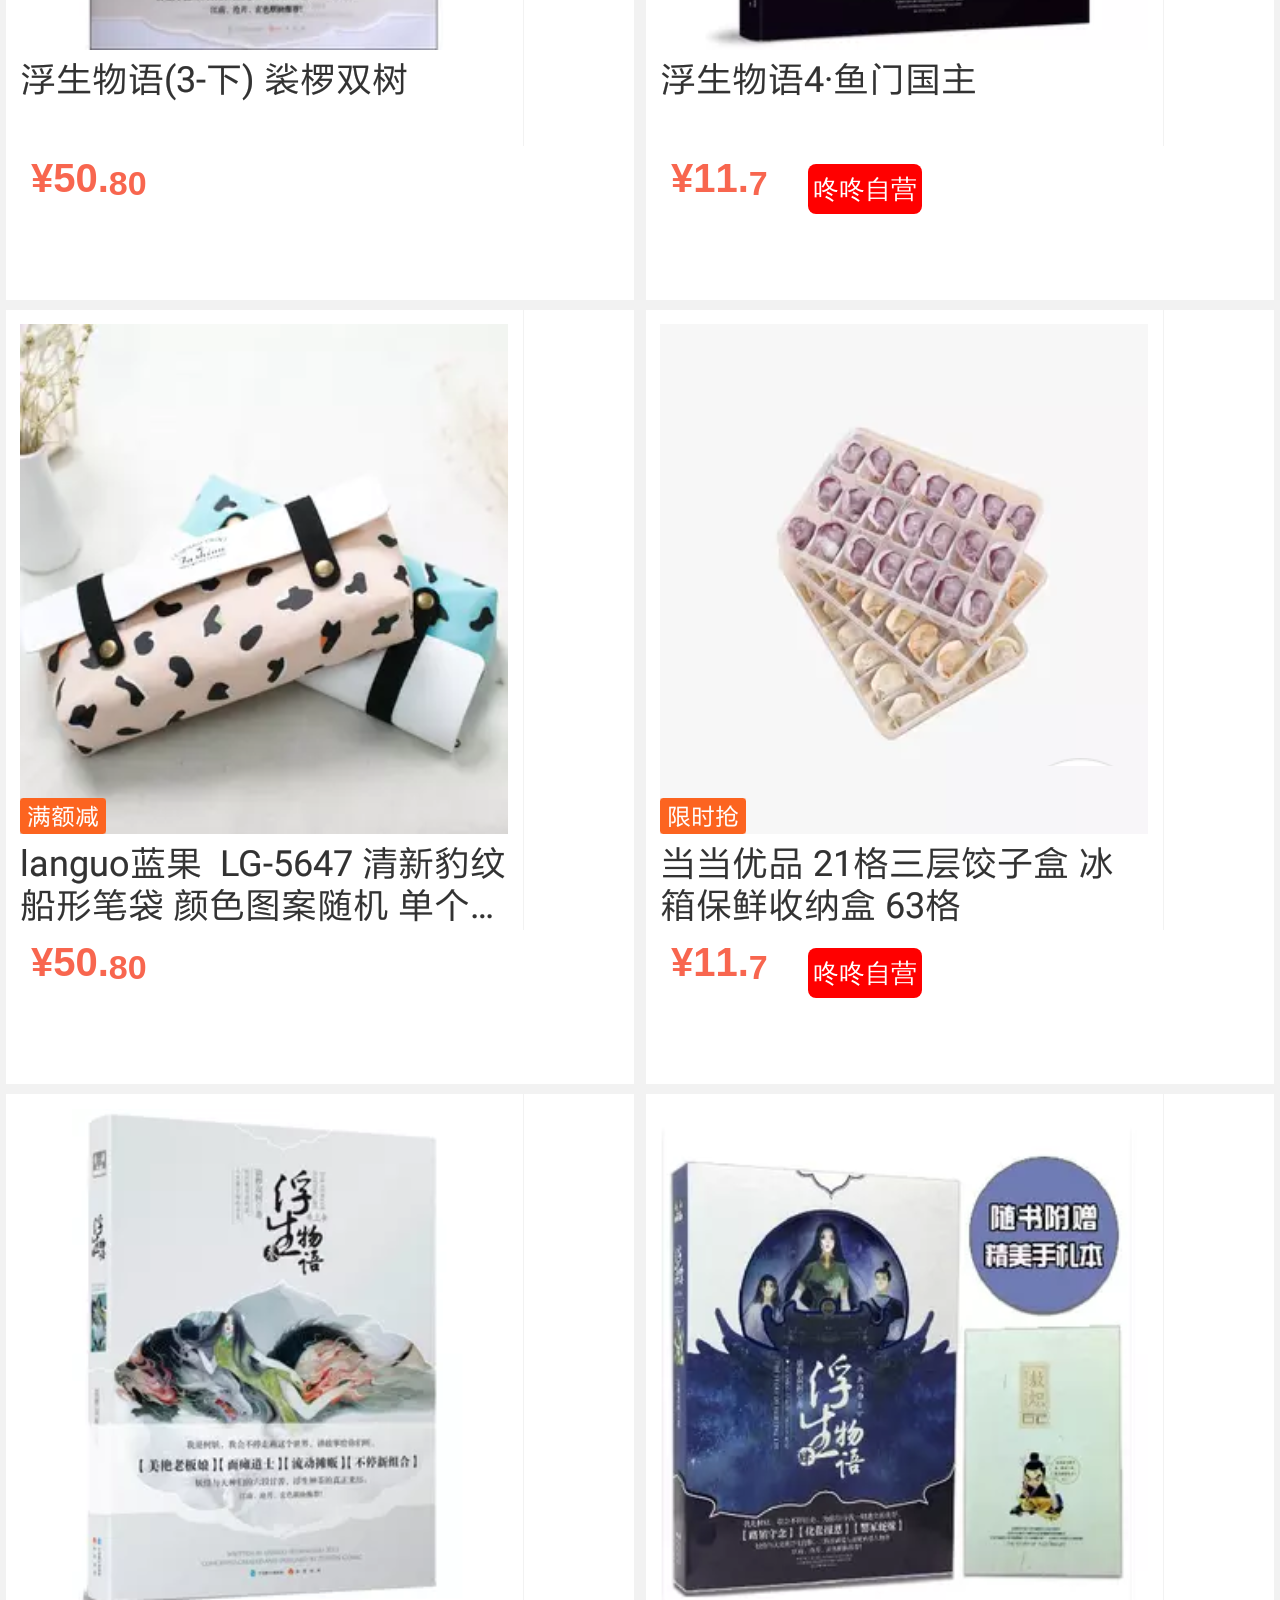
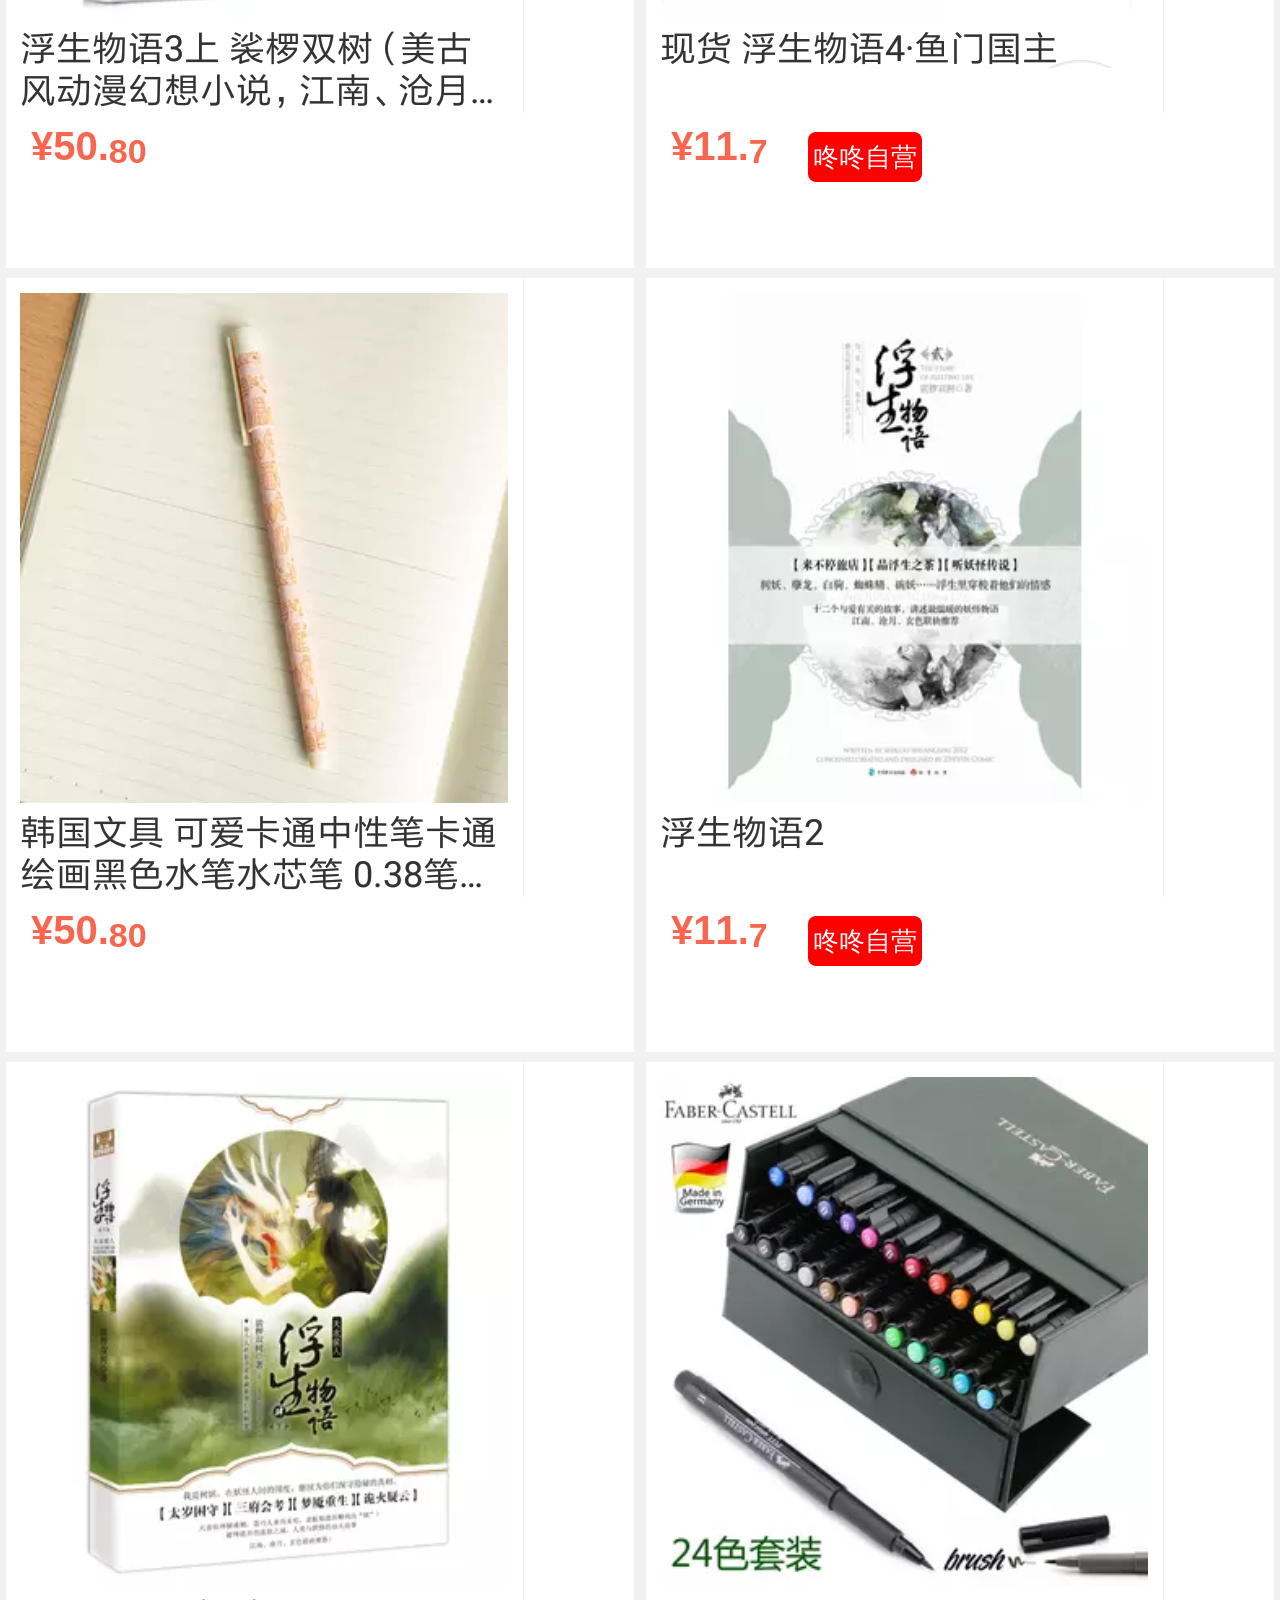
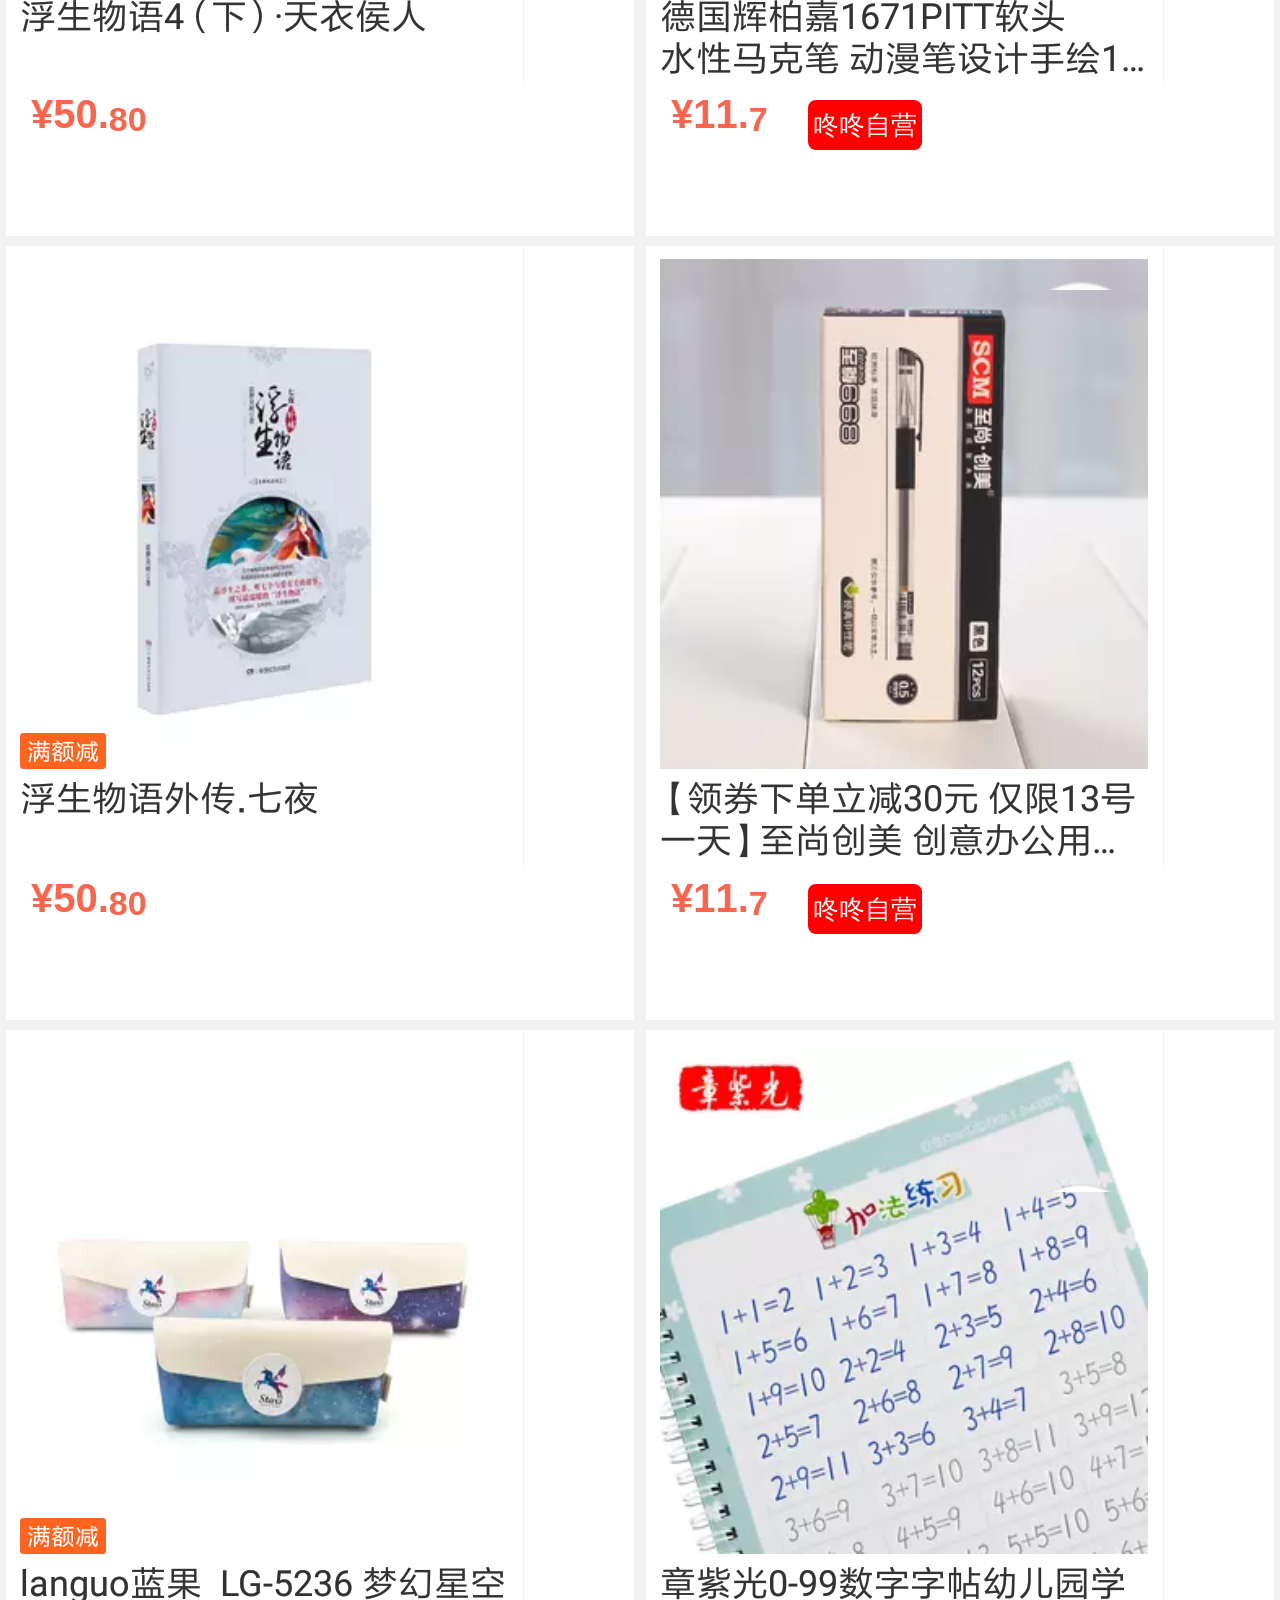
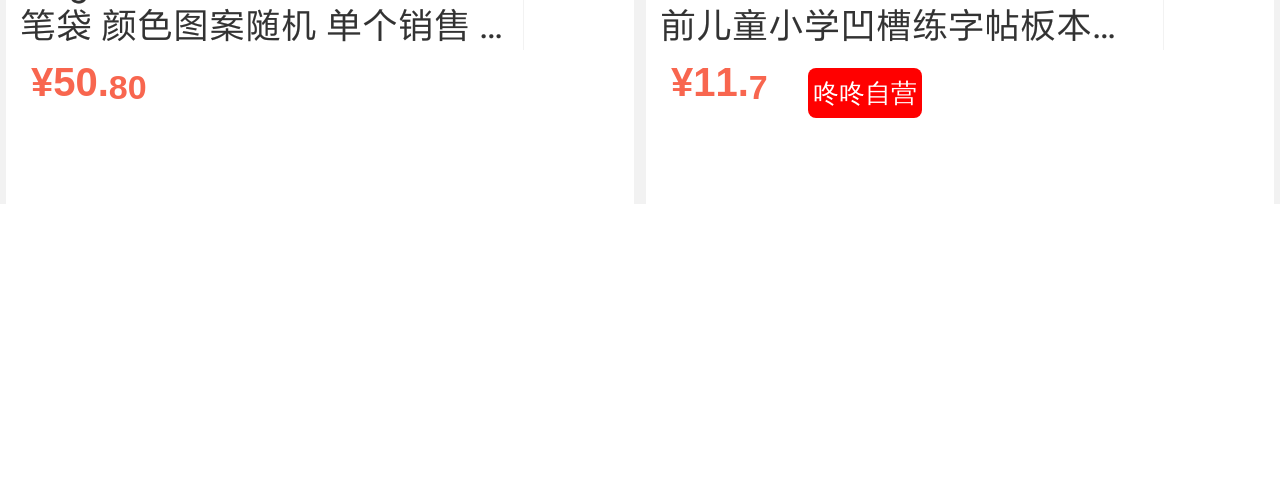
<file: project/shop/cart.html>
<!DOCTYPE html>
<html lang="en">
<head>
	<meta charset="UTF-8">
	<meta name="viewport" content="width=device-width">
	<!-- <link rel="stylesheet" href="iconfont/iconfont-header/iconfont.css">
	<link rel="stylesheet" href="iconfont/iconfont-footer/iconfont.css">
	<link rel="stylesheet" href="iconfont/iconfont-xiaotubiao/iconfont.css"> -->
	 <link rel="stylesheet" href="iconfont/iconfont.css">
	<script src="js/rem.js"></script>
	<link rel="stylesheet" href="css/cart.css">
	<title>购物车</title>
</head>
<body>
	<header>
		<section class="h-top">
			<div class="hto-le">购物车</div>
			<div class="hto-cen" ><span>山西</span><i class="icon-xtubiao icon-jiantou-copy-copy-copy"></i></div>
			<a class="hto-rig" href="">编辑</a>
		</section>
		<section class="h-down">
			<div class="hdo-le">咚咚自营订单满40元包邮，运费5元</div>
			<a href=""><i class="icon-xtubiao icon-chahao"></i></a>
		</section>
	</header>
	<main>
		<section class="product">
			<div class="prod-top" href="">
				<input type="checkbox" checked="checked" class="chk">
				<a href="">
					<span class="prod-sj">辉柏嘉旗舰店</span>
				    <i class="icon-xtubiao icon-jiantou"></i>
				</a>
			</div>
			<div class="pro-center">
				<div class="lable">店铺满额减</div>
				<div class="word">店铺还差55.1元，可减3元</div>
			</div>
			<div href="" class="prod-down">
				<input type="checkbox" checked="checked" class="pro-do-le">
				<a href="">
					<img src="img/cart/1.png" alt="">
					<div class="miaoshu">
						<p class="p1">德国原装辉柏嘉166ECCO针管笔防水耐光漫画素描书写绘图</p>
						<p class="p2">¥14.90</p>
						<p class="p3"><span>尾品汇</span></p>
						<p class="p4">
							<span class="span1">×1</span>
							<span class="span2">0.08mm</span>
							<i class="icon-xtubiao icon-modify"></i>
						</p>
					</div>

				</a>
			</div>
		</section>
		<section class="product2">
			<div class="prod-top" href="">
				<input type="checkbox" checked="checked" class="chk">
				<a href="">
					<span class="prod-sj">咚咚自营店</span>
				    <i class="icon-xtubiao icon-jiantou"></i>
				</a>
			</div>
			<div href="" class="prod-down">
				<input type="checkbox" checked="checked" class="pro-do-le">
				<a href="detail.html">
					<img src="img/cart/2.png" alt="">
					<div class="miaoshu">
						<p class="p1">浮生物语3上</p>
						<p class="p2">¥18.80</p>
						<p class="p3"><span>聚优品</span></p>
						<p class="p4">
							<span class="span1">×1</span>
							<i class="icon-xtubiao icon-modify"></i>
						</p>
					</div>

				</a>
			</div>
			<div href="" class="prod-down">
				<input type="checkbox" checked="checked" class="pro-do-le">
				<a href="">
					<img src="img/cart/3.png" alt="">
					<div class="miaoshu">
						<p class="p1">张爱玲给我的信件</p>
						<p class="p2">¥11.54</p>
						<p class="p3"><span>聚优品</span></p>
						<p class="p4">
							<span class="span1">×1</span>
							<i class="icon-xtubiao icon-modify"></i>
						</p>
					</div>

				</a>
			</div>
			<div href="" class="prod-down">
				<input type="checkbox" checked="checked" class="pro-do-le">
				<a href="">
					<img src="img/cart/4.png" alt="">
					<div class="miaoshu">
						<p class="p1">中国近代史</p>
						<p class="p2">¥8.64</p>
						<p class="p3"><span>聚优品</span></p>
						<p class="p4">
							<span class="span1">×1</span>
							<i class="icon-xtubiao icon-modify"></i>
						</p>
					</div>

				</a>
			</div>
		</section>
<!-- 猜你喜欢开始编写 -->
        <div class="cainixihuan">
		    <div class="cnxh-title">
				<span class="le-line"></span>
				<span class="word">根据您的偏好猜您可能喜欢</span>
				<span class="rig-line"></span>
			</div>
			<div class="cnxh-row">
				<a href="">
					<img src="img/cart/cainixihuan/2.png" alt="">
					<div class="price">
						<span class="first">¥50.</span>
						<span class="second">80</span>
					</div>
				</a>
				<a href="">
					<img src="img/cart/cainixihuan/3.png" alt="">
					<div class="price">
						<span class="first">¥11.</span>
						<span class="second">7</span>
						<span class="third">咚咚自营</span>
					</div>
				</a>
			</div>
			<div class="cnxh-row">
				<a href="">
					<img src="img/cart/cainixihuan/4.png" alt="">
					<div class="price">
						<span class="first">¥50.</span>
						<span class="second">80</span>
					</div>
				</a>
				<a href="">
					<img src="img/cart/cainixihuan/5.png" alt="">
					<div class="price">
						<span class="first">¥11.</span>
						<span class="second">7</span>
						<span class="third">咚咚自营</span>
					</div>
				</a>
			</div>
			<div class="cnxh-row">
				<a href="">
					<img src="img/cart/cainixihuan/6.png" alt="">
					<div class="price">
						<span class="first">¥50.</span>
						<span class="second">80</span>
					</div>
				</a>
				<a href="">
					<img src="img/cart/cainixihuan/7.png" alt="">
					<div class="price">
						<span class="first">¥11.</span>
						<span class="second">7</span>
						<span class="third">咚咚自营</span>
					</div>
				</a>
			</div>
			<div class="cnxh-row">
				<a href="">
					<img src="img/cart/cainixihuan/8.png" alt="">
					<div class="price">
						<span class="first">¥50.</span>
						<span class="second">80</span>
					</div>
				</a>
				<a href="">
					<img src="img/cart/cainixihuan/9.png" alt="">
					<div class="price">
						<span class="first">¥11.</span>
						<span class="second">7</span>
						<span class="third">咚咚自营</span>
					</div>
				</a>
			</div>
			<div class="cnxh-row">
				<a href="">
					<img src="img/cart/cainixihuan/10.png" alt="">
					<div class="price">
						<span class="first">¥50.</span>
						<span class="second">80</span>
					</div>
				</a>
				<a href="">
					<img src="img/cart/cainixihuan/11.png" alt="">
					<div class="price">
						<span class="first">¥11.</span>
						<span class="second">7</span>
						<span class="third">咚咚自营</span>
					</div>
				</a>
			</div>
			<div class="cnxh-row">
				<a href="">
					<img src="img/cart/cainixihuan/12.png" alt="">
					<div class="price">
						<span class="first">¥50.</span>
						<span class="second">80</span>
					</div>
				</a>
				<a href="">
					<img src="img/cart/cainixihuan/13.png" alt="">
					<div class="price">
						<span class="first">¥11.</span>
						<span class="second">7</span>
						<span class="third">咚咚自营</span>
					</div>
				</a>
			</div>
			<div class="cnxh-row">
				<a href="">
					<img src="img/cart/cainixihuan/14.png" alt="">
					<div class="price">
						<span class="first">¥50.</span>
						<span class="second">80</span>
					</div>
				</a>
				<a href="">
					<img src="img/cart/cainixihuan/15.png" alt="">
					<div class="price">
						<span class="first">¥11.</span>
						<span class="second">7</span>
						<span class="third">咚咚自营</span>
					</div>
				</a>
			</div>
			<div class="cnxh-row">
				<a href="">
					<img src="img/cart/cainixihuan/16.png" alt="">
					<div class="price">
						<span class="first">¥50.</span>
						<span class="second">80</span>
					</div>
				</a>
				<a href="">
					<img src="img/cart/cainixihuan/17.png" alt="">
					<div class="price">
						<span class="first">¥11.</span>
						<span class="second">7</span>
						<span class="third">咚咚自营</span>
					</div>
				</a>
			</div>
			<div class="cnxh-row">
				<a href="">
					<img src="img/cart/cainixihuan/18.png" alt="">
					<div class="price">
						<span class="first">¥50.</span>
						<span class="second">80</span>
					</div>
				</a>
				<a href="">
					<img src="img/cart/cainixihuan/19.png" alt="">
					<div class="price">
						<span class="first">¥11.</span>
						<span class="second">7</span>
						<span class="third">咚咚自营</span>
					</div>
				</a>
			</div>
			<div class="cnxh-row">
				<a href="">
					<img src="img/cart/cainixihuan/20.png" alt="">
					<div class="price">
						<span class="first">¥50.</span>
						<span class="second">80</span>
					</div>
				</a>
				<a href="">
					<img src="img/cart/cainixihuan/22.png" alt="">
					<div class="price">
						<span class="first">¥11.</span>
						<span class="second">7</span>
						<span class="third">咚咚自营</span>
					</div>
				</a>
			</div>
		</div>
	</main>
    <!-- 结算价格开始编写 -->
    <div class="jiesuan">
    	<input type="checkbox">
    	<span class="s1">全选</span>
    	<a class="s4" href="">结算(4)</a>
    	<span class="s3">¥68.78</span>
    	<span class="s2">合计：</span>
    </div>
	 <!-- footer开始编写 -->
    <footer>
        <a href="index.html" class="fo">
            <i class="icon-footer icon-shouye"></i>
            <span>首页</span>
        </a>
        <a href="fenlei.html" class="fo">
            <i class="icon-footer icon-ziyuan"></i>
            <span>分类</span>
        </a>
        <a href="faxian.html" class="fo">
            <i class="icon-footer icon-icon-yxj-discover"></i>
            <span>发现</span>
        </a>
        <a href="cart.html" class="fo">
            <i class="icon-footer icon-gouwuche"></i>
            <span>购物车</span>
        </a>
        <a href="my.html" class="fo">
            <i class="icon-footer icon-wode"></i>
            <span>我的</span>
        </a>
    </footer>
</body>
</html>
</file>
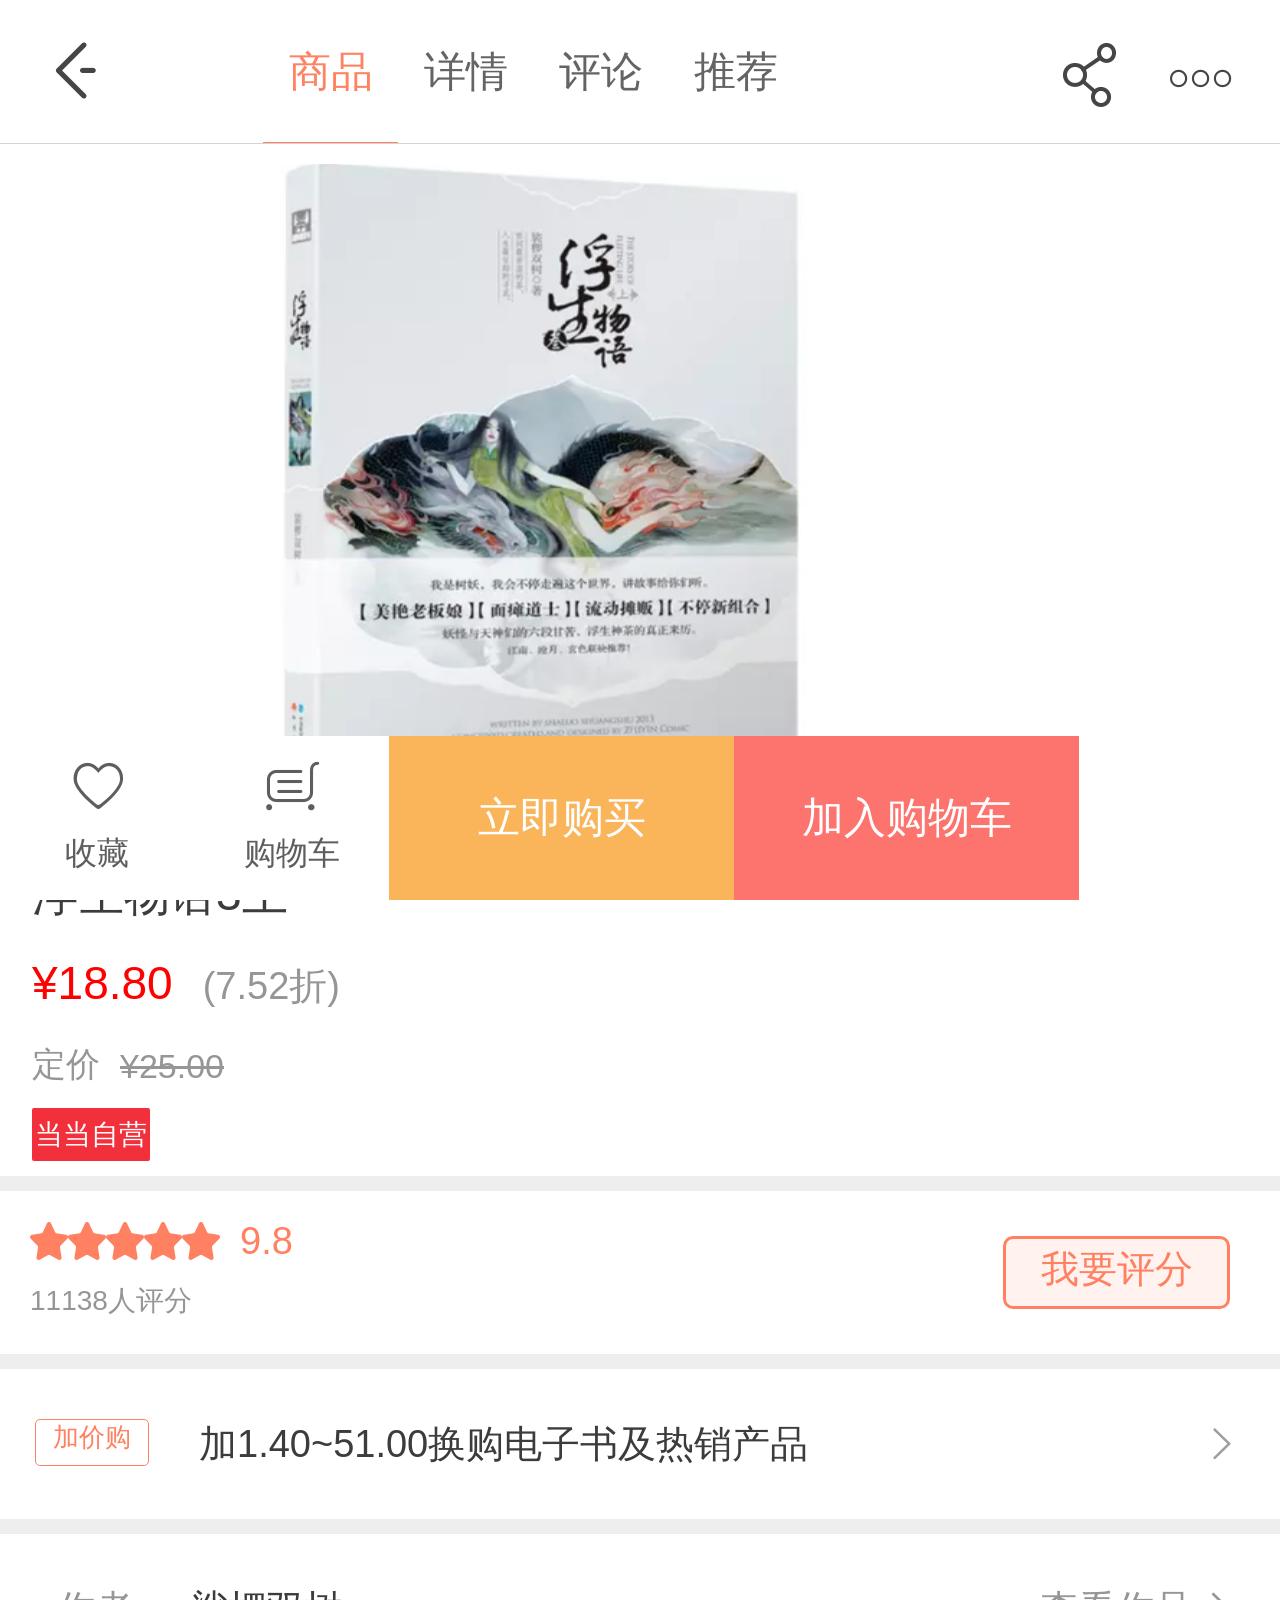
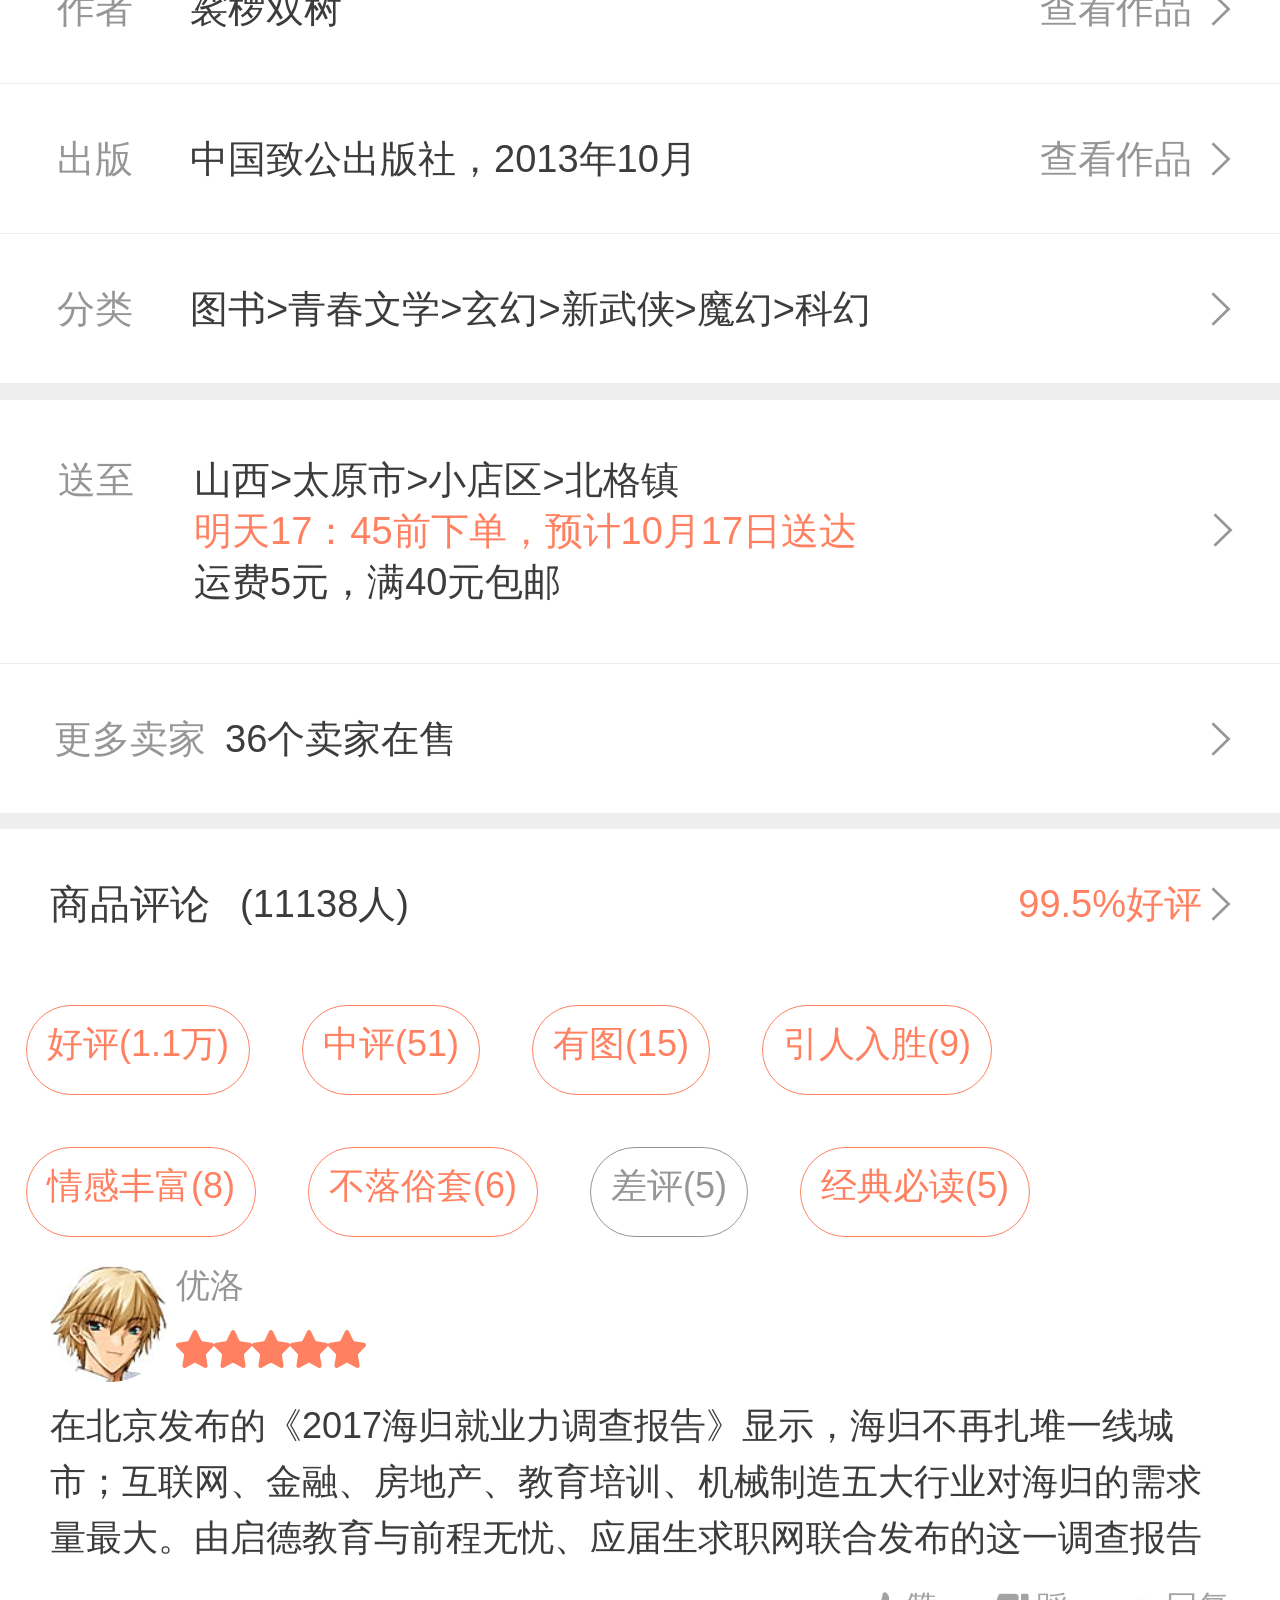
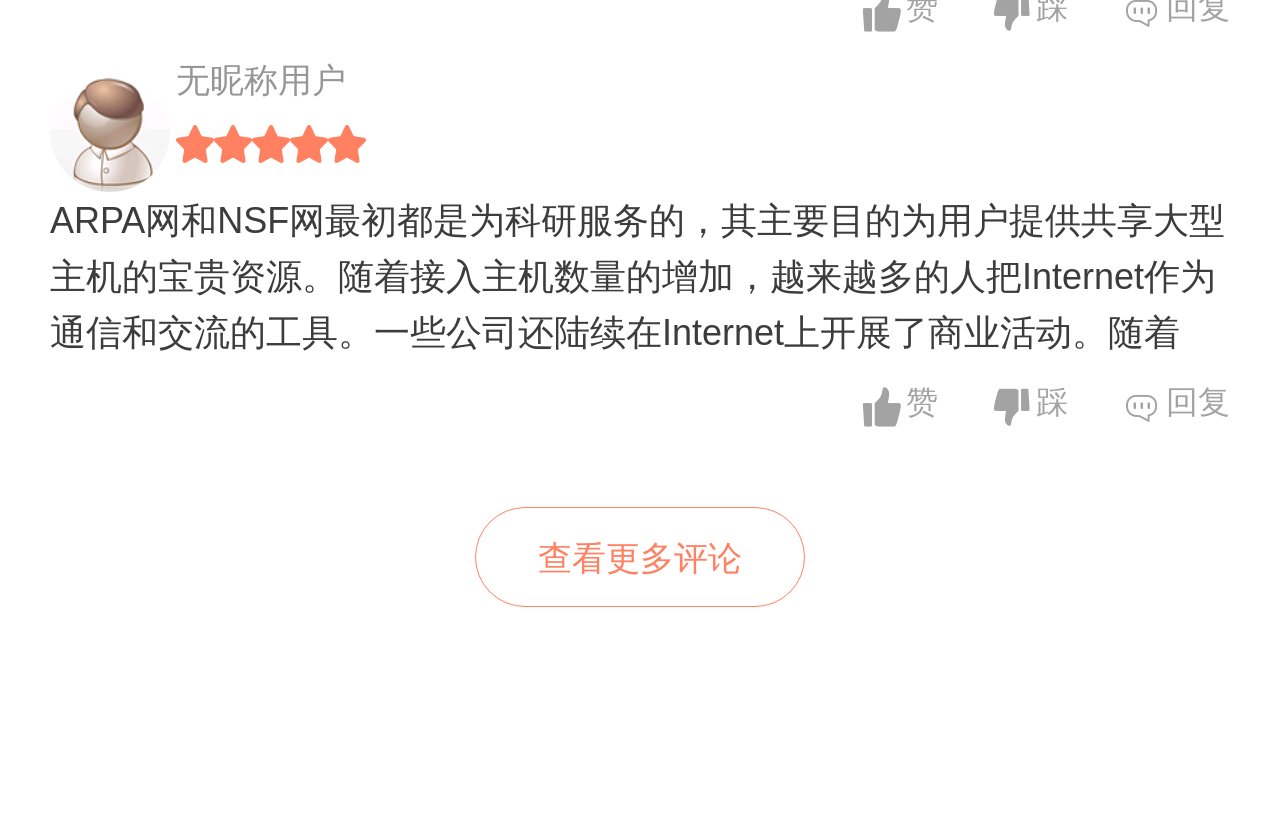
<file: project/shop/detail.html>
<!DOCTYPE html>
<html lang="en">
<head>
	<meta charset="UTF-8">
	<title>商品详情</title>
	<meta name="viewport" content="width=device-width">
	<!-- <link rel="stylesheet" href="iconfont/iconfont-header/iconfont.css">
	<link rel="stylesheet" href="iconfont/iconfont-footer/iconfont.css">
	<link rel="stylesheet" href="iconfont/iconfont-xiaotubiao/iconfont.css"> -->
	 <link rel="stylesheet" href="iconfont/iconfont.css">
	<script src="js/rem.js"></script>
	<link rel="stylesheet" href="css/detail.css">
</head>
<body>
	<header>
		<a href="fenlei.html"><i class="icon-xtubiao icon-fanhui"></i></a>
		<span class="h-center">
			<a href="">商品</a>
			<a href="">详情</a>
			<a href="">评论</a>
			<a href="">推荐</a>
		</span>
		<a href=""><i  class="icon-xtubiao icon-gengduo"></i></a>
		<a href=""><i  class="icon-xtubiao icon-13"></i></a>
	</header>
	<main>
		<section class="product">
			<a class="prod-top" href="">
				<img src="img/detail/1.png" alt="">
			</a>
			<div class="prod-down">
				<a class="one" href="">浮生物语3上</a>
				<div class="two">
					<span class="s1">¥18.80</span>
					<span class="s2">(7.52折)</span>
				</div>
				<div class="three">
					<span class="s1">定价</span>
					<span class="s2">¥25.00</span>
				</div>
				<div class="four">
					<span class="s1">当当自营</span>
				</div>
			</div>
		</section>
		<section class="pinfen">
			<a class="pf-left" href="">
				<div class="pf-le-to">
					<i class="icon-xtubiao icon-wujiaoxing"></i>
					<i class="icon-xtubiao icon-wujiaoxing"></i>
					<i class="icon-xtubiao icon-wujiaoxing"></i>
					<i class="icon-xtubiao icon-wujiaoxing"></i>
					<i class="icon-xtubiao icon-wujiaoxing"></i>
					<span>9.8</span>
				</div>
				<div class="pf-le-dow">11138人评分</div>
			</a>
			<div class="pf-right">
				<a href=""><span class="s">我要评分</span></a>
			</div>
		</section>

		<a class="jiajiagou" href="">
			<div class="jjg-left">
				<span>加价购</span>
			</div>
			<div class="jjg-center">加1.40~51.00换购电子书及热销产品</div>
			<i class="icon-xtubiao icon-jiantou"></i>
		</a>
		<section class="information">
			<a href="" class="author">
				<span class="one">作者</span>
				<span class="two">裟椤双树</span>
				<i class="icon-xtubiao icon-jiantou"></i>
				<span class="three">查看作品</span>
			</a>
			<a href="" class="author">
				<span class="one">出版</span>
				<span class="two">中国致公出版社，2013年10月</span>
				<i class="icon-xtubiao icon-jiantou"></i>
				<span class="three">查看作品</span>
			</a>
			<a href="" class="author">
				<span class="one">分类</span>
				<span class="two">图书>青春文学>玄幻>新武侠>魔幻>科幻</span>
				<i class="icon-xtubiao icon-jiantou"></i>
			</a>
			<a href="" class="address">
				<span class="one">送至</span>
				<span class="two">
				   <p class="p1">山西>太原市>小店区>北格镇</p>
				   <p class="p2">明天17：45前下单，预计10月17日送达</p>
				   <p class="p3">运费5元，满40元包邮</p>
			    </span>
				<i class="icon-xtubiao icon-jiantou"></i>
			</a>
			<a href="" class="sealer">
				<span class="one">更多卖家</span>
				<span class="two">36个卖家在售</span>
				<i class="icon-xtubiao icon-jiantou"></i>
			</a>
		</section>

		<section class="pinglun">
			<a href="" class="pl">
				<span class="one">商品评论</span>
				<span class="two">(11138人)</span>
				<i class="icon-xtubiao icon-jiantou"></i>
				<span class="three">99.5%好评</span>
			</a>
			<div class="lable">
				<a href="">好评(1.1万)</a>
				<a href="">中评(51)</a>
				<a href="">有图(15)</a>
				<a href="">引人入胜(9)</a>
				<a href="">情感丰富(8)</a>
				<a href="">不落俗套(6)</a>
				<a href="">差评(5)</a>
				<a href="">经典必读(5)</a>
			</div>
			<div class="comment">
				<div class="co-top">
					<img src="img/detail/pinglun/1.png" alt="">
					<a href="" class="right">
						<p class="p1">优洛</p>
						<p class="p2">
							<i  class="icon-xtubiao icon-wujiaoxing"></i>
							<i  class="icon-xtubiao icon-wujiaoxing"></i>
							<i  class="icon-xtubiao icon-wujiaoxing"></i>
							<i  class="icon-xtubiao icon-wujiaoxing"></i>
							<i  class="icon-xtubiao icon-wujiaoxing"></i>
						</p>
					</a>
				</div>
				<div class="co-center">
					在北京发布的《2017海归就业力调查报告》显示，海归不再扎堆一线城市；互联网、金融、房地产、教育培训、机械制造五大行业对海归的需求量最大。由启德教育与前程无忧、应届生求职网联合发布的这一调查报告显示，上海、北京、广州、深圳四大一线城市仍然是海归就业首选
				</div>
				<div class="co-down">
					<a href=""><span class="s3">回复</span><i class="icon-xtubiao icon-dazhongicon05"></i></a>
					<a href=""><span class="s2">踩</span><i class="icon-xtubiao icon-cai"></i></a>
					<a href=""><span class="s1">赞</span><i class="icon-xtubiao icon-zan2"></i></a>
				</div>
			</div>
			<div class="comment">
				<div class="co-top">
					<img src="img/detail/pinglun/2.png" alt="">
					<a href="" class="right">
						<p class="p1">无昵称用户</p>
						<p class="p2">
							<i  class="icon-xtubiao icon-wujiaoxing"></i>
							<i  class="icon-xtubiao icon-wujiaoxing"></i>
							<i  class="icon-xtubiao icon-wujiaoxing"></i>
							<i  class="icon-xtubiao icon-wujiaoxing"></i>
							<i  class="icon-xtubiao icon-wujiaoxing"></i>
						</p>
					</a>
				</div>
				<div class="co-center">
					ARPA网和NSF网最初都是为科研服务的，其主要目的为用户提供共享大型主机的宝贵资源。随着接入主机数量的增加，越来越多的人把Internet作为通信和交流的工具。一些公司还陆续在Internet上开展了商业活动。随着Internet的商业化，其在通信、信息检索、客户服务等方面的巨大潜力被挖掘出来，使Internet有了质的飞跃，并最终走向全球。
				</div>
				<div class="co-down">
					<a href=""><span class="s3">回复</span><i class="icon-xtubiao icon-dazhongicon05"></i></a>
					<a href=""><span class="s2">踩</span><i class="icon-xtubiao icon-cai"></i></a>
					<a href=""><span class="s1">赞</span><i class="icon-xtubiao icon-zan2"></i></a>
				</div>
			</div>
			<div class="more">
				<a href="">查看更多评论</a>
			</div>
		</section>
	</main>

	<footer>
		<div class="f-left">
			<a href="" class="left">
				<i class="icon-xtubiao icon-shoucang"></i>
				<p>收藏</p>
			</a>
			<a href="cart.html" class="right">
				<i class="icon-xtubiao icon-icon1"></i>
				<p>购物车</p>
			</a>
		</div>
		<a href="" class="f-center">立即购买</a>
		<a href="cart.html" class="f-right">加入购物车</a>
	</footer>
</body>
</html>
</file>
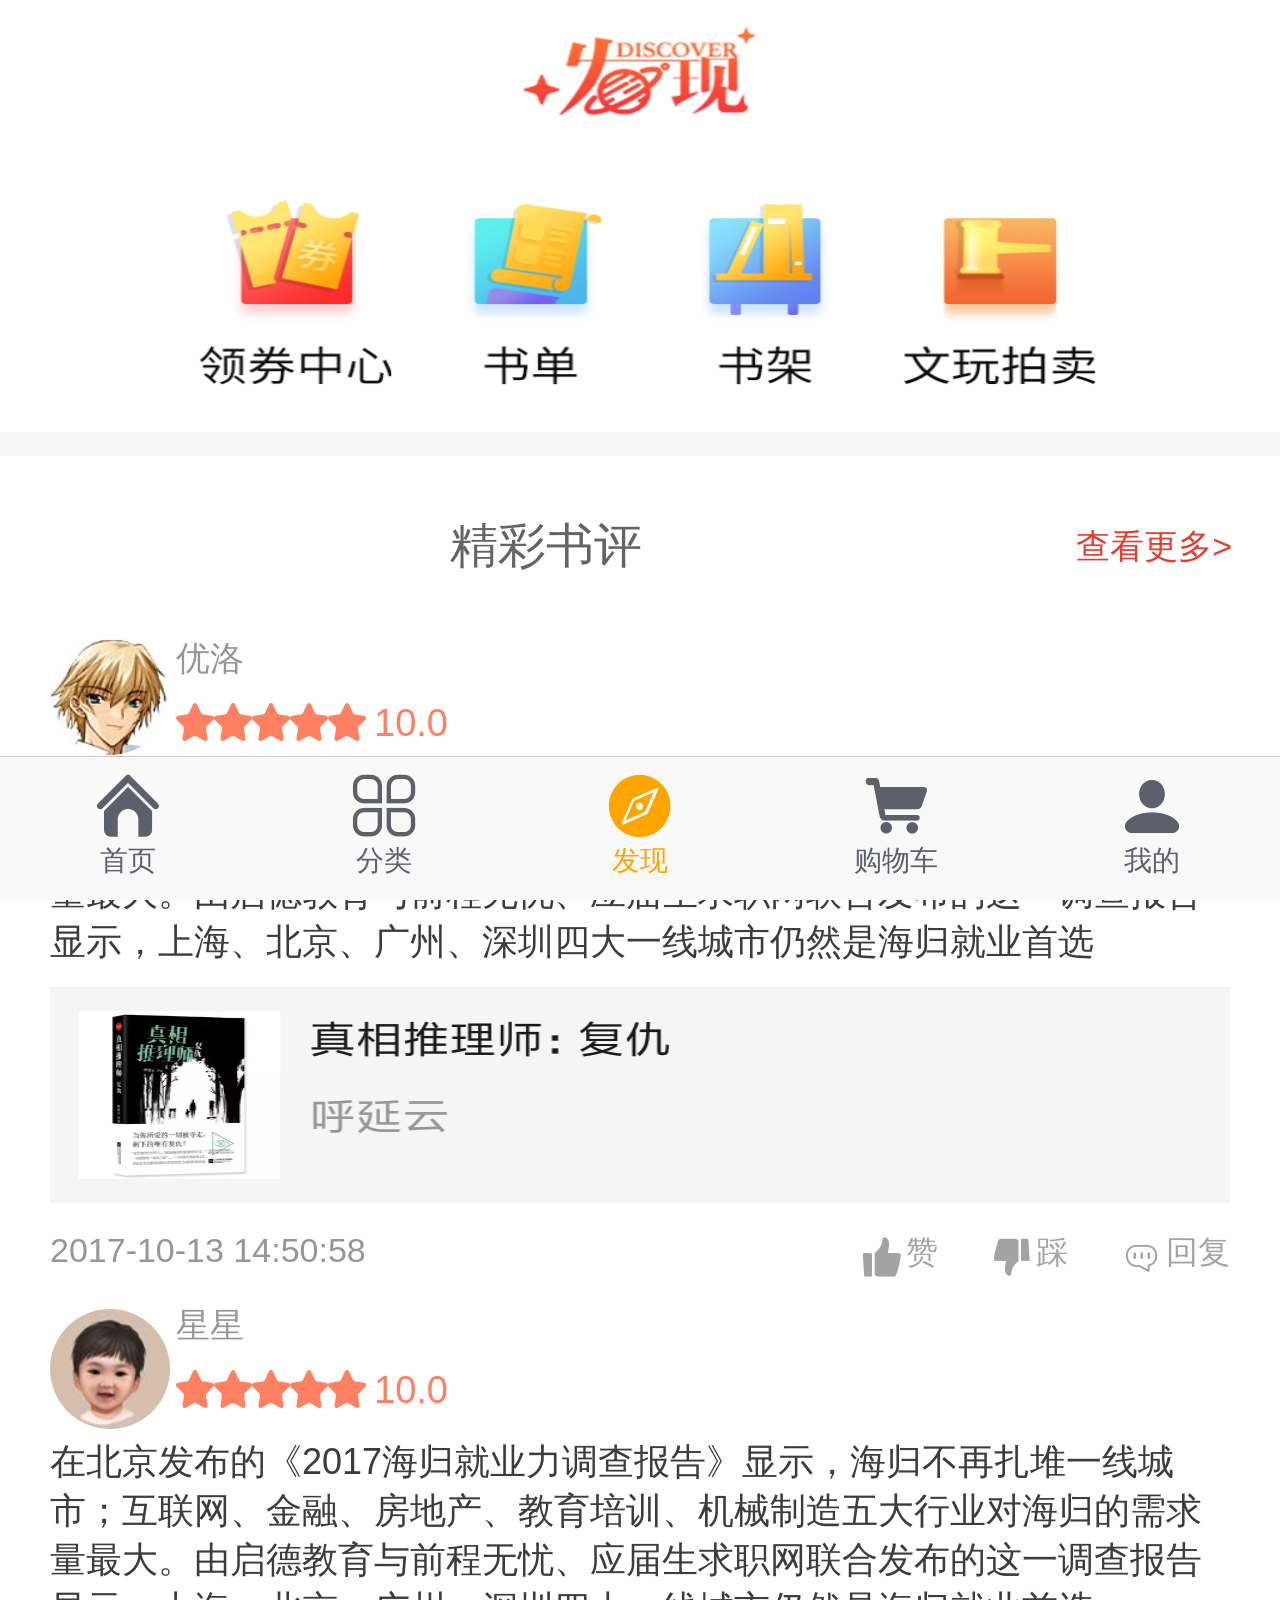
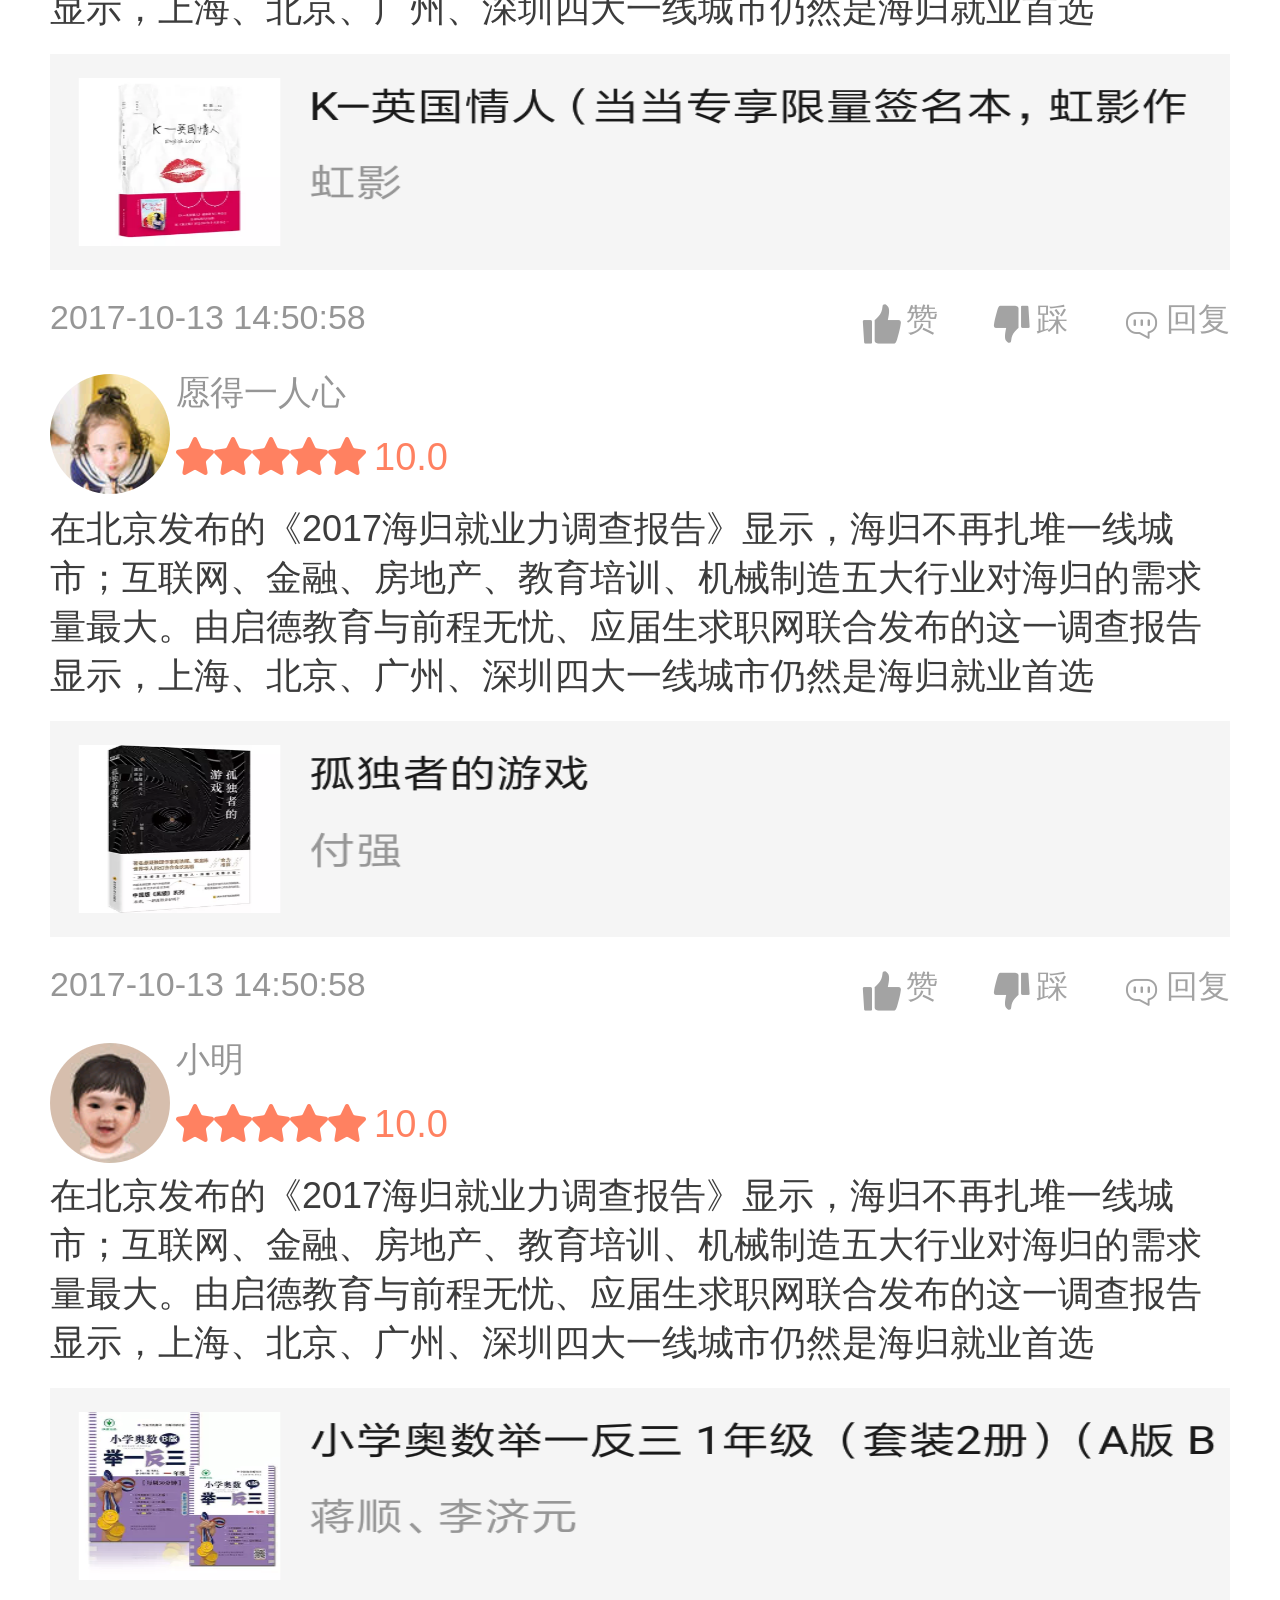
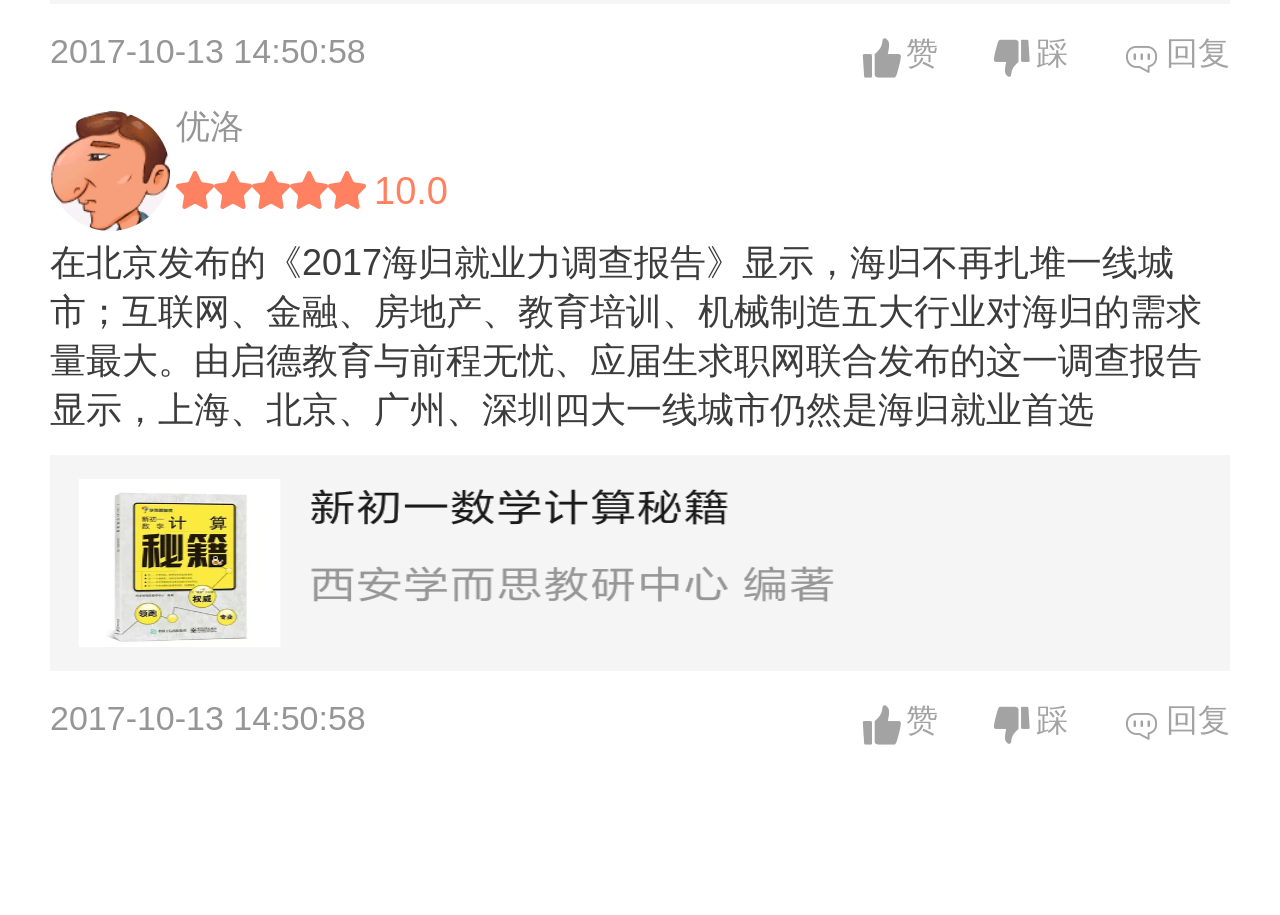
<file: project/shop/faxian.html>
<!DOCTYPE html>
<html lang="en">
<head>
	<meta charset="UTF-8">
	<meta name="viewport" content="width=device-width">
	<!-- <link rel="stylesheet" href="iconfont/iconfont-header/iconfont.css">
	<link rel="stylesheet" href="iconfont/iconfont-footer/iconfont.css">
    <link rel="stylesheet" href="iconfont/iconfont-xiaotubiao/iconfont.css"> -->
     <link rel="stylesheet" href="iconfont/iconfont.css">
	<script src="js/rem.js"></script>
	<link rel="stylesheet" href="css/faxian.css">
	<title>Document</title>
</head>
<body>
    <!-- 头部开始编写 -->
	<header>
        <a href=""><img src="img/faxian/1.png" alt=""></a>
    </header>
    <main>
       <div class="title">
           <span class="s1">精彩书评</span>
           <a href="">查看更多&gt;</a>
       </div>
       <div class="comment">
            <div class="co-top">
                <img src="img/detail/pinglun/1.png" alt="">
                <a href="" class="right">
                    <p class="p1">优洛</p>
                    <p class="p2">
                        <i  class="icon-xtubiao icon-wujiaoxing"></i>
                        <i  class="icon-xtubiao icon-wujiaoxing"></i>
                        <i  class="icon-xtubiao icon-wujiaoxing"></i>
                        <i  class="icon-xtubiao icon-wujiaoxing"></i>
                        <i  class="icon-xtubiao icon-wujiaoxing"></i>
                        <span> 10.0</span>
                    </p>
                </a>
            </div>
            <div class="co-center">
                在北京发布的《2017海归就业力调查报告》显示，海归不再扎堆一线城市；互联网、金融、房地产、教育培训、机械制造五大行业对海归的需求量最大。由启德教育与前程无忧、应届生求职网联合发布的这一调查报告显示，上海、北京、广州、深圳四大一线城市仍然是海归就业首选
            </div>
            <div class="img1">
                <img src="img/faxian/2/01.png" alt="">
            </div>
            <div class="co-down">
                <p class="p1">2017-10-13 14:50:58</p>
                <a href=""><span class="s3">回复</span><i class="icon-xtubiao icon-dazhongicon05"></i></a>
                <a href=""><span class="s2">踩</span><i class="icon-xtubiao icon-cai"></i></a>
                <a href=""><span class="s1">赞</span><i class="icon-xtubiao icon-zan2"></i></a>
            </div>
        </div>
         <div class="comment">
            <div class="co-top">
                <img src="img/faxian/2/1.png" alt="">
                <a href="" class="right">
                    <p class="p1">星星</p>
                    <p class="p2">
                        <i  class="icon-xtubiao icon-wujiaoxing"></i>
                        <i  class="icon-xtubiao icon-wujiaoxing"></i>
                        <i  class="icon-xtubiao icon-wujiaoxing"></i>
                        <i  class="icon-xtubiao icon-wujiaoxing"></i>
                        <i  class="icon-xtubiao icon-wujiaoxing"></i>
                        <span> 10.0</span>
                    </p>
                </a>
            </div>
            <div class="co-center">
                在北京发布的《2017海归就业力调查报告》显示，海归不再扎堆一线城市；互联网、金融、房地产、教育培训、机械制造五大行业对海归的需求量最大。由启德教育与前程无忧、应届生求职网联合发布的这一调查报告显示，上海、北京、广州、深圳四大一线城市仍然是海归就业首选
            </div>
            <div class="img1">
                <img src="img/faxian/2/02.png" alt="">
            </div>
            <div class="co-down">
                <p class="p1">2017-10-13 14:50:58</p>
                <a href=""><span class="s3">回复</span><i class="icon-xtubiao icon-dazhongicon05"></i></a>
                <a href=""><span class="s2">踩</span><i class="icon-xtubiao icon-cai"></i></a>
                <a href=""><span class="s1">赞</span><i class="icon-xtubiao icon-zan2"></i></a>
            </div>
        </div>

         <div class="comment">
            <div class="co-top">
                <img src="img/faxian/2/2.png" alt="">
                <a href="" class="right">
                    <p class="p1">愿得一人心</p>
                    <p class="p2">
                        <i  class="icon-xtubiao icon-wujiaoxing"></i>
                        <i  class="icon-xtubiao icon-wujiaoxing"></i>
                        <i  class="icon-xtubiao icon-wujiaoxing"></i>
                        <i  class="icon-xtubiao icon-wujiaoxing"></i>
                        <i  class="icon-xtubiao icon-wujiaoxing"></i>
                        <span> 10.0</span>
                    </p>
                </a>
            </div>
            <div class="co-center">
                在北京发布的《2017海归就业力调查报告》显示，海归不再扎堆一线城市；互联网、金融、房地产、教育培训、机械制造五大行业对海归的需求量最大。由启德教育与前程无忧、应届生求职网联合发布的这一调查报告显示，上海、北京、广州、深圳四大一线城市仍然是海归就业首选
            </div>
            <div class="img1">
                <img src="img/faxian/2/03.png" alt="">
            </div>
            <div class="co-down">
                <p class="p1">2017-10-13 14:50:58</p>
                <a href=""><span class="s3">回复</span><i class="icon-xtubiao icon-dazhongicon05"></i></a>
                <a href=""><span class="s2">踩</span><i class="icon-xtubiao icon-cai"></i></a>
                <a href=""><span class="s1">赞</span><i class="icon-xtubiao icon-zan2"></i></a>
            </div>
        </div>
         <div class="comment">
            <div class="co-top">
                <img src="img/faxian/2/1.png" alt="">
                <a href="" class="right">
                    <p class="p1">小明</p>
                    <p class="p2">
                        <i  class="icon-xtubiao icon-wujiaoxing"></i>
                        <i  class="icon-xtubiao icon-wujiaoxing"></i>
                        <i  class="icon-xtubiao icon-wujiaoxing"></i>
                        <i  class="icon-xtubiao icon-wujiaoxing"></i>
                        <i  class="icon-xtubiao icon-wujiaoxing"></i>
                        <span> 10.0</span>
                    </p>
                </a>
            </div>
            <div class="co-center">
                在北京发布的《2017海归就业力调查报告》显示，海归不再扎堆一线城市；互联网、金融、房地产、教育培训、机械制造五大行业对海归的需求量最大。由启德教育与前程无忧、应届生求职网联合发布的这一调查报告显示，上海、北京、广州、深圳四大一线城市仍然是海归就业首选
            </div>
            <div class="img1">
                <img src="img/faxian/2/04.png" alt="">
            </div>
            <div class="co-down">
                <p class="p1">2017-10-13 14:50:58</p>
                <a href=""><span class="s3">回复</span><i class="icon-xtubiao icon-dazhongicon05"></i></a>
                <a href=""><span class="s2">踩</span><i class="icon-xtubiao icon-cai"></i></a>
                <a href=""><span class="s1">赞</span><i class="icon-xtubiao icon-zan2"></i></a>
            </div>
        </div>
         <div class="comment">
            <div class="co-top">
                <img src="img/faxian/2/3.png" alt="">
                <a href="" class="right">
                    <p class="p1">优洛</p>
                    <p class="p2">
                        <i  class="icon-xtubiao icon-wujiaoxing"></i>
                        <i  class="icon-xtubiao icon-wujiaoxing"></i>
                        <i  class="icon-xtubiao icon-wujiaoxing"></i>
                        <i  class="icon-xtubiao icon-wujiaoxing"></i>
                        <i  class="icon-xtubiao icon-wujiaoxing"></i>
                        <span> 10.0</span>
                    </p>
                </a>
            </div>
            <div class="co-center">
                在北京发布的《2017海归就业力调查报告》显示，海归不再扎堆一线城市；互联网、金融、房地产、教育培训、机械制造五大行业对海归的需求量最大。由启德教育与前程无忧、应届生求职网联合发布的这一调查报告显示，上海、北京、广州、深圳四大一线城市仍然是海归就业首选
            </div>
            <div class="img1">
                <img src="img/faxian/2/05.png" alt="">
            </div>
            <div class="co-down">
                <p class="p1">2017-10-13 14:50:58</p>
                <a href=""><span class="s3">回复</span><i class="icon-xtubiao icon-dazhongicon05"></i></a>
                <a href=""><span class="s2">踩</span><i class="icon-xtubiao icon-cai"></i></a>
                <a href=""><span class="s1">赞</span><i class="icon-xtubiao icon-zan2"></i></a>
            </div>
        </div>
    </main>


	 <!-- footer开始编写 -->
    <footer>
        <a href="index.html" class="fo">
            <i class="icon-footer icon-shouye"></i>
            <span>首页</span>
        </a>
        <a href="fenlei.html" class="fo">
            <i class="icon-footer icon-ziyuan"></i>
            <span>分类</span>
        </a>
        <a href="faxian.html" class="fo">
            <i class="icon-footer icon-icon-yxj-discover"></i>
            <span>发现</span>
        </a>
        <a href="cart.html" class="fo">
            <i class="icon-footer icon-gouwuche"></i>
            <span>购物车</span>
        </a>
        <a href="my.html" class="fo">
            <i class="icon-footer icon-wode"></i>
            <span>我的</span>
        </a>
    </footer>
</body>
</html>
</file>
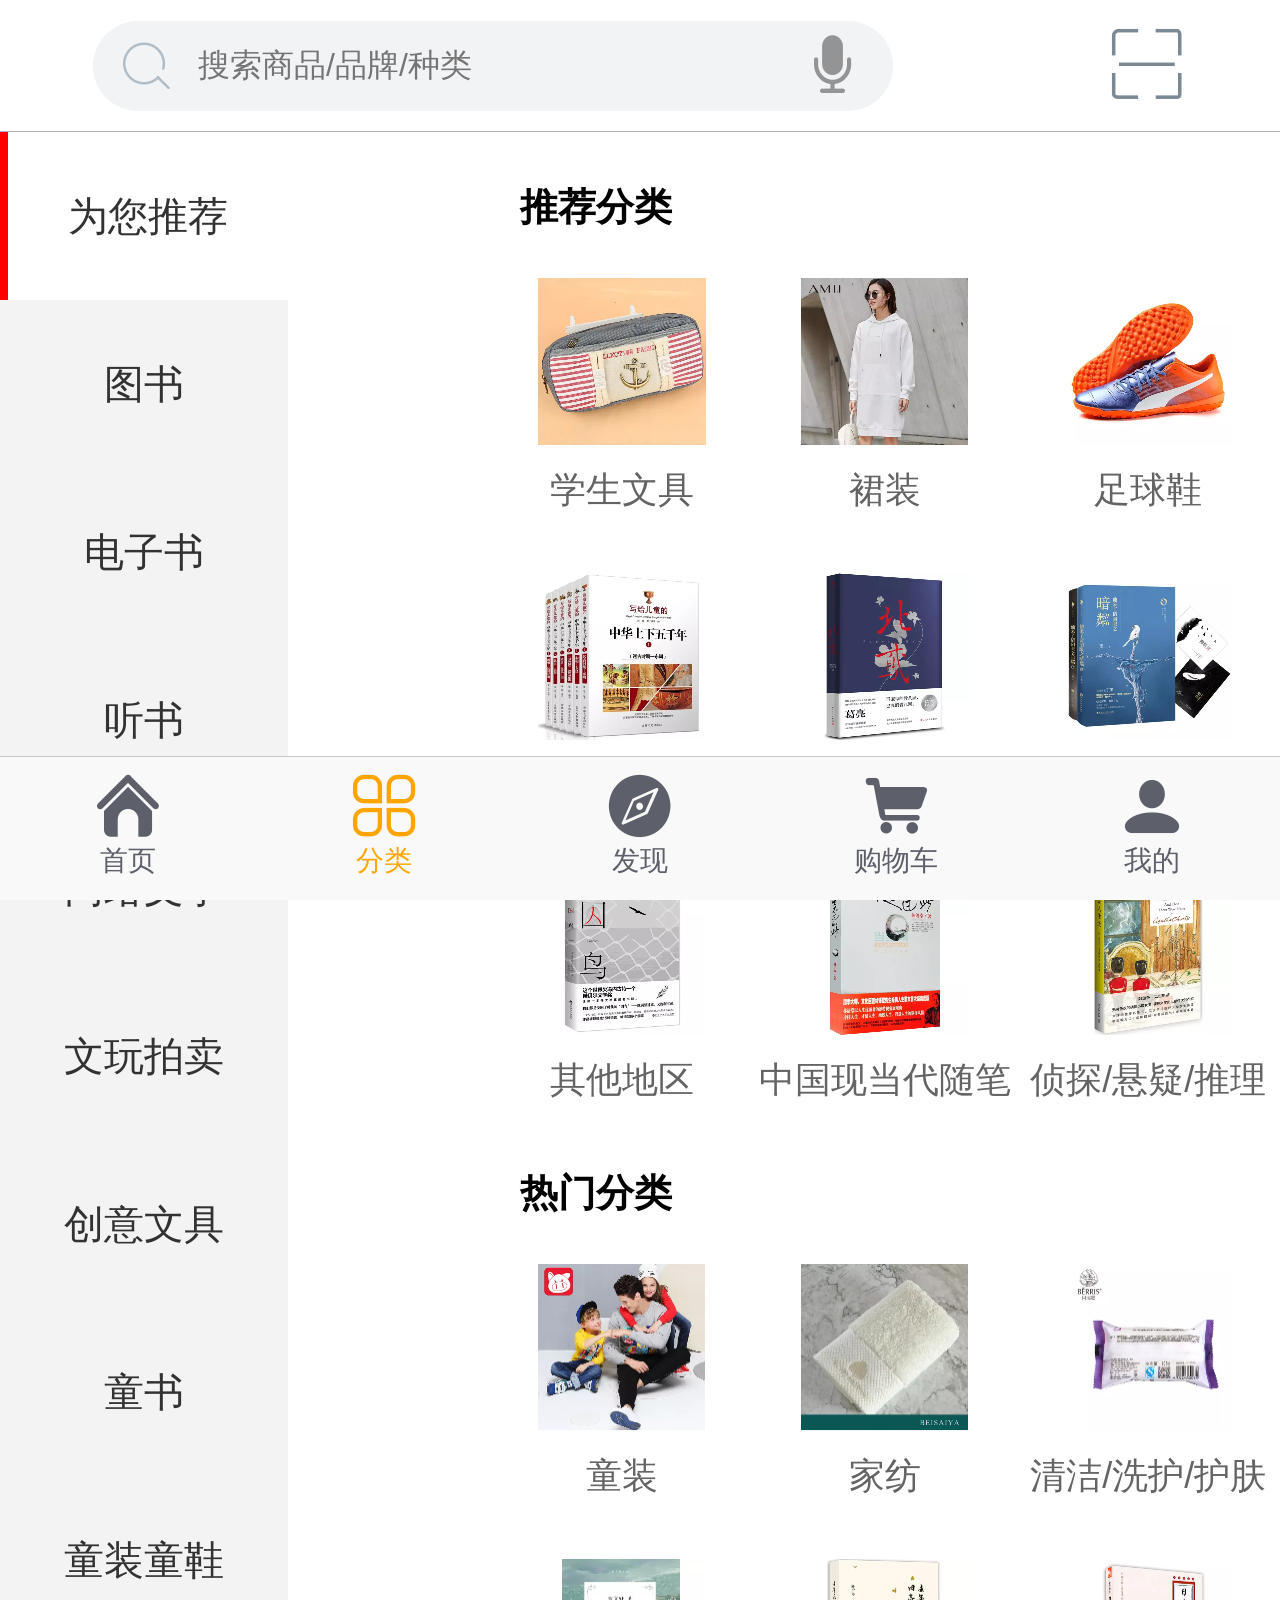
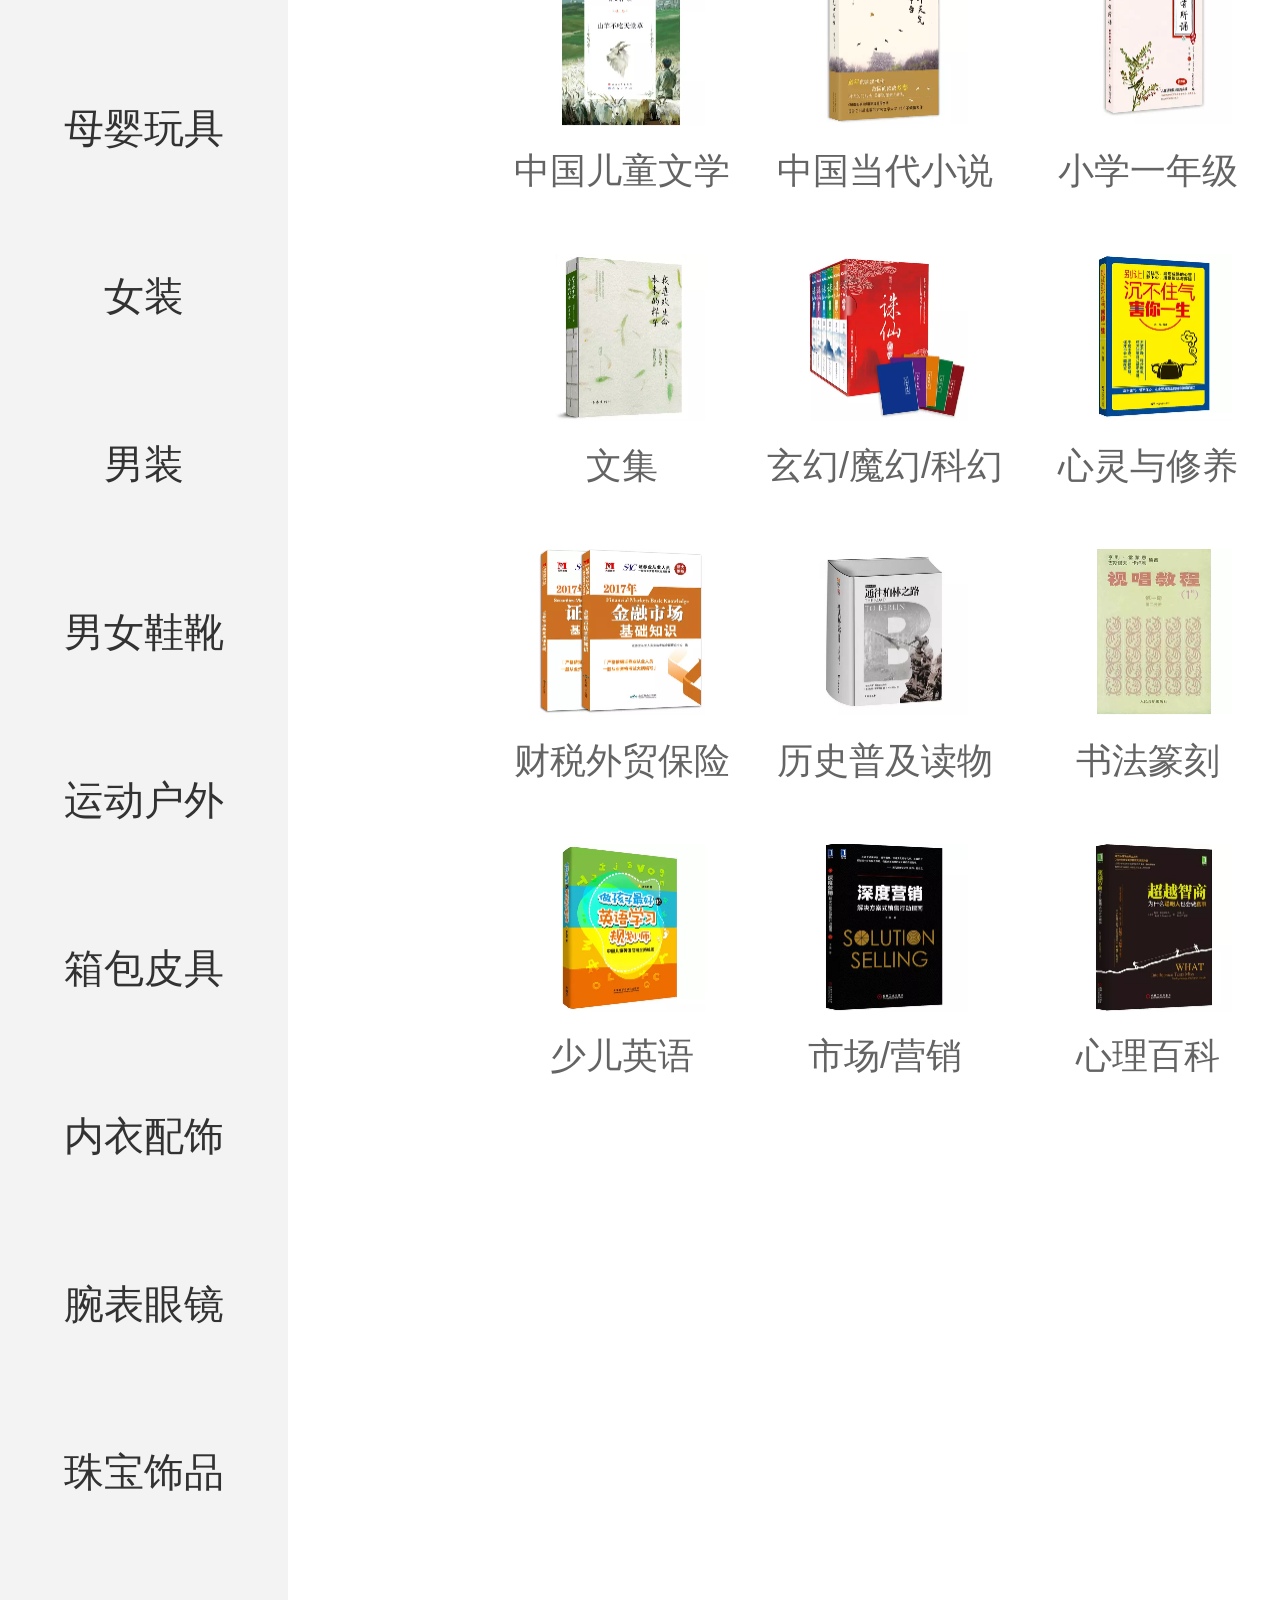
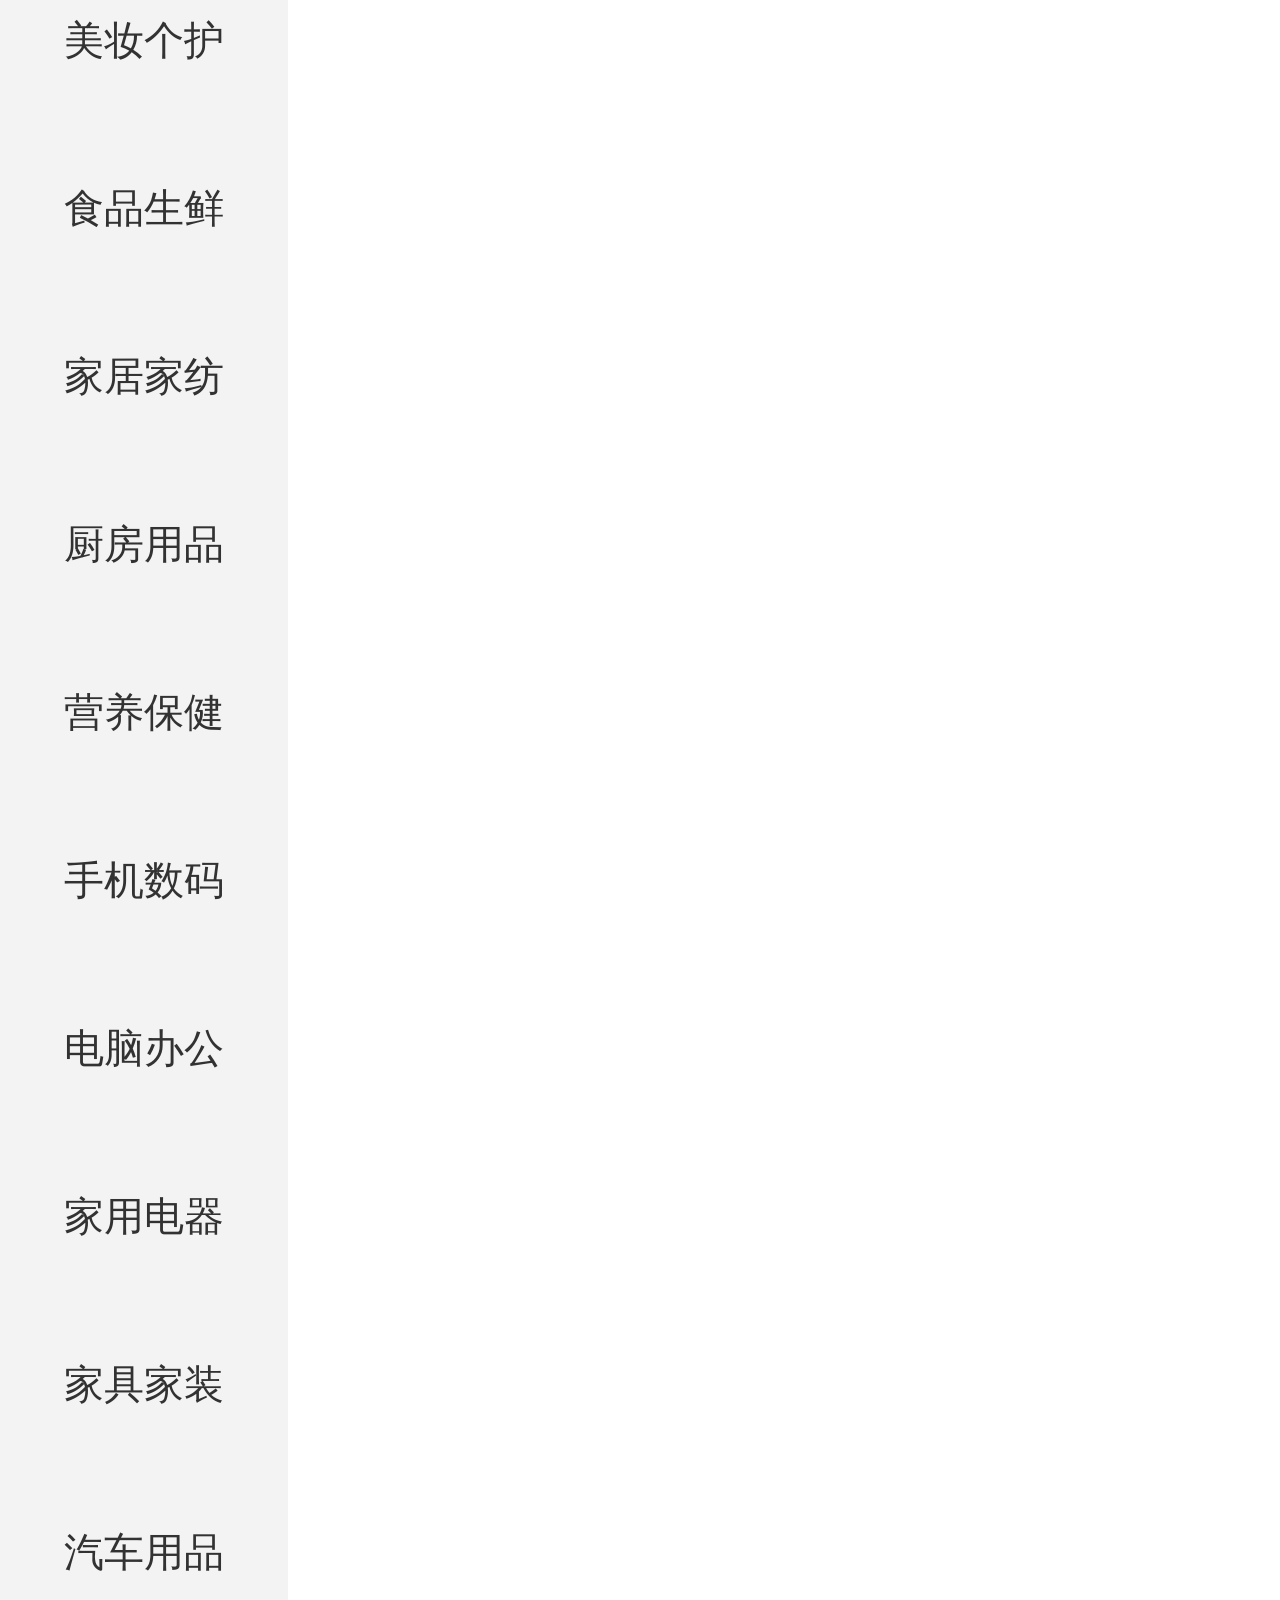
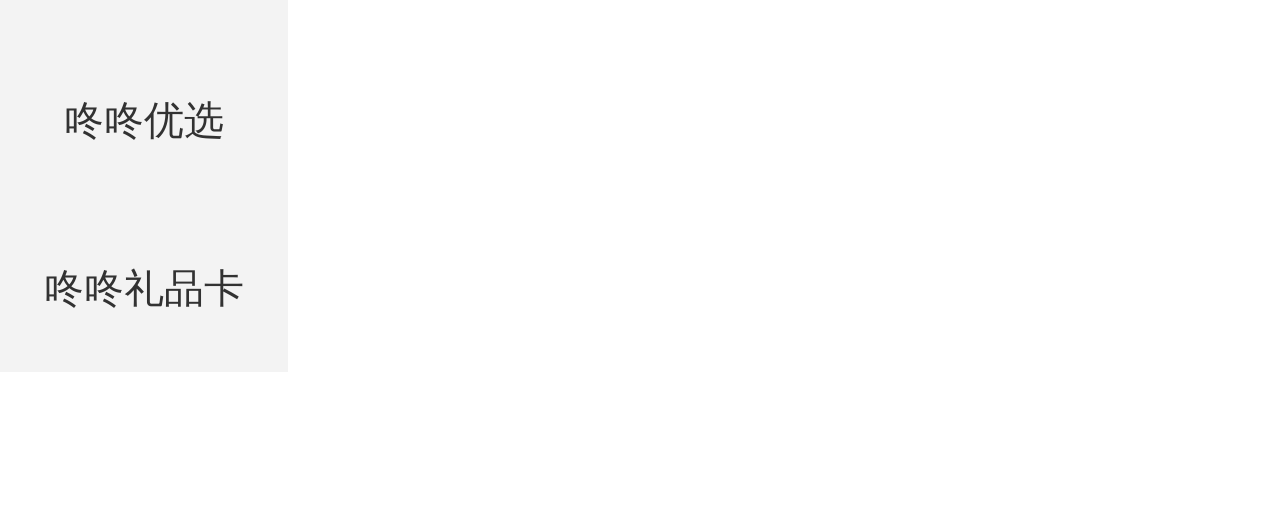
<file: project/shop/fenlei.html>
<!DOCTYPE html>
<html lang="en">
<head>
	<meta charset="UTF-8">
	<meta name="viewport" content="width=device-width">
	<title>Document</title>
	<link rel="stylesheet" href="css/fenlei.css">
	<!-- <link rel="stylesheet" href="iconfont/iconfont-header/iconfont.css">
	<link rel="stylesheet" href="iconfont/iconfont-footer/iconfont.css"> -->
     <link rel="stylesheet" href="iconfont/iconfont.css">
	<script src="js/rem.js"></script>
</head>
<body>
	<!-- 头部header开始编写 -->
	<header>
		<div class="h-center">
		    <a href=""><i class="h-center-icon icon-sousuo"></i></a>
			<input type="text" class="search" placeholder="搜索商品/品牌/种类">
			<a href=""><i class="h-center-icon icon-huatong"></i></a>
		</div>
		<div class="h-right"><i class="h-icon icon-saoyisao"></i></div>
	</header>
	<!-- z主内容开始编写 -->
	<main>
		<secion class="m-left">
			<a href="">为您推荐</a>
			<a href="">图书</a>
			<a href="">电子书</a>
			<a href="">听书</a>
			<a href="">网络文学</a>
			<a href="">文玩拍卖</a>
			<a href="">创意文具</a>
			<a href="">童书</a>
			<a href="">童装童鞋</a>
			<a href="">母婴玩具</a>
			<a href="">女装</a>
			<a href="">男装</a>
			<a href="">男女鞋靴</a>
			<a href="">运动户外</a>
			<a href="">箱包皮具</a>
			<a href="">内衣配饰</a>
			<a href="">腕表眼镜</a>
			<a href="">珠宝饰品</a>
			<a href="">美妆个护</a>
			<a href="">食品生鲜</a>
			<a href="">家居家纺</a>
			<a href="">厨房用品</a>
			<a href="">营养保健</a>
			<a href="">手机数码</a>
			<a href="">电脑办公</a>
			<a href="">家用电器</a>
			<a href="">家具家装</a>
			<a href="">汽车用品</a>
			<a href="">咚咚优选</a>
			<a href="">咚咚礼品卡</a>
		</secion>
		<section class="m-right">
             <p class="title">推荐分类</p>
            <div class="mr-top">
                <div class="row">
                    <a href="list.html"><img src="img/fenlei/weinitujian/1.png" alt=""><p>学生文具</p></a>
                    <a href="list.html"><img src="img/fenlei/weinitujian/2.png" alt=""><p>裙装</p></a>
                    <a href="list.html"><img src="img/fenlei/weinitujian/3.png" alt=""><p>足球鞋</p></a>
                </div>
                <div class="row">
                    <a href="list.html"><img src="img/fenlei/weinitujian/4.png" alt=""><p>历史读物</p></a>
                    <a href="list.html"><img src="img/fenlei/weinitujian/5.png" alt=""><p>社会</p></a>
                    <a href="list.html"><img src="img/fenlei/weinitujian/6.png" alt=""><p>爱情/情感</p></a>
                </div>
                <div class="row">
                    <a href="list.html"><img src="img/fenlei/weinitujian/7.png" alt=""><p>其他地区</p></a>
                    <a href="list.html"><img src="img/fenlei/weinitujian/8.png" alt=""><p>中国现当代随笔</p></a>
                    <a href="list.html"><img src="img/fenlei/weinitujian/9.png" alt=""><p>侦探/悬疑/推理</p></a>
                </div>
            </div>

             <p class="title">热门分类</p>
            <div class="mr-top">
                <div class="row">
                    <a href="list.html"><img src="img/fenlei/remen/1.png" alt=""><p>童装</p></a>
                    <a href="list.html"><img src="img/fenlei/remen/2.png" alt=""><p>家纺</p></a>
                    <a href="list.html"><img src="img/fenlei/remen/3.png" alt=""><p>清洁/洗护/护肤</p></a>
                </div>
                <div class="row">
                    <a href="list.html"><img src="img/fenlei/remen/4.png" alt=""><p>中国儿童文学</p></a>
                    <a href="list.html"><img src="img/fenlei/remen/5.png" alt=""><p>中国当代小说</p></a>
                    <a href="list.html"><img src="img/fenlei/remen/6.png" alt=""><p>小学一年级</p></a>
                </div>
                <div class="row">
                    <a href="list.html"><img src="img/fenlei/remen/7.png" alt=""><p>文集</p></a>
                    <a href="list.html"><img src="img/fenlei/remen/8.png" alt=""><p>玄幻/魔幻/科幻</p></a>
                    <a href="list.html"><img src="img/fenlei/remen/9.png" alt=""><p>心灵与修养</p></a>
                </div>
                 <div class="row">
                    <a href="list.html"><img src="img/fenlei/remen/10.png" alt=""><p>财税外贸保险</p></a>
                    <a href="list.html"><img src="img/fenlei/remen/11.png" alt=""><p>历史普及读物</p></a>
                    <a href="list.html"><img src="img/fenlei/remen/12.png" alt=""><p>书法篆刻</p></a>
                </div>
                 <div class="row">
                    <a href="list.html"><img src="img/fenlei/remen/13.png" alt=""><p>少儿英语</p></a>
                    <a href="list.html"><img src="img/fenlei/remen/14.png" alt=""><p>市场/营销</p></a>
                    <a href="list.html"><img src="img/fenlei/remen/15.png" alt=""><p>心理百科</p></a>
                </div>
            </div>
        </section>
	</main>
	 <!-- footer开始编写 -->
        <footer>
        	<a href="index.html" class="fo">
        		<i class="icon-footer icon-shouye"></i>
        		<span>首页</span>
    		</a>
        	<a href="fenlei.html" class="fo">
        		<i class="icon-footer icon-ziyuan"></i>
        		<span>分类</span>
    		</a>
        	<a href="faxian.html" class="fo">
        		<i class="icon-footer icon-icon-yxj-discover"></i>
        		<span>发现</span>
    		</a>
        	<a href="cart.html" class="fo">
        		<i class="icon-footer icon-gouwuche"></i>
        		<span>购物车</span>
    		</a>
        	<a href="my.html" class="fo">
        		<i class="icon-footer icon-wode"></i>
        		<span>我的</span>
    		</a>
        </footer>
</body>
</html>
</file>
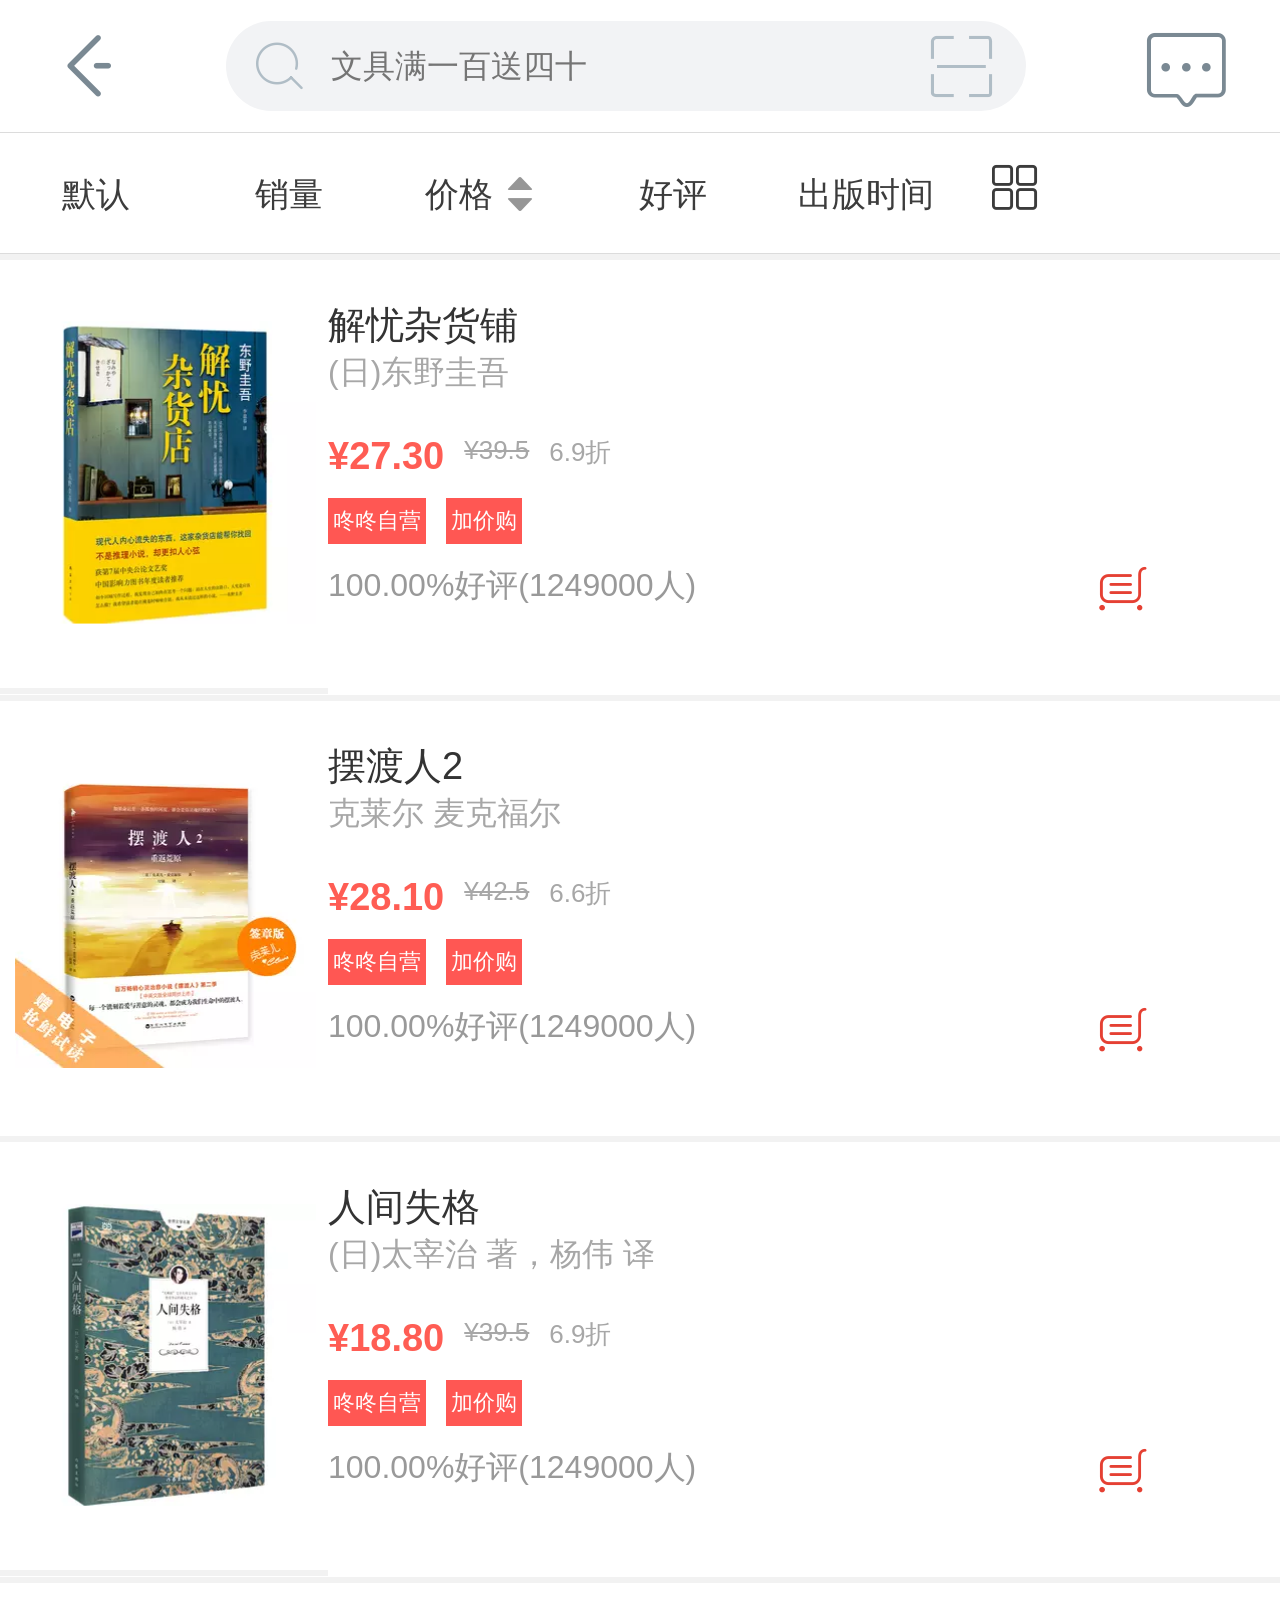
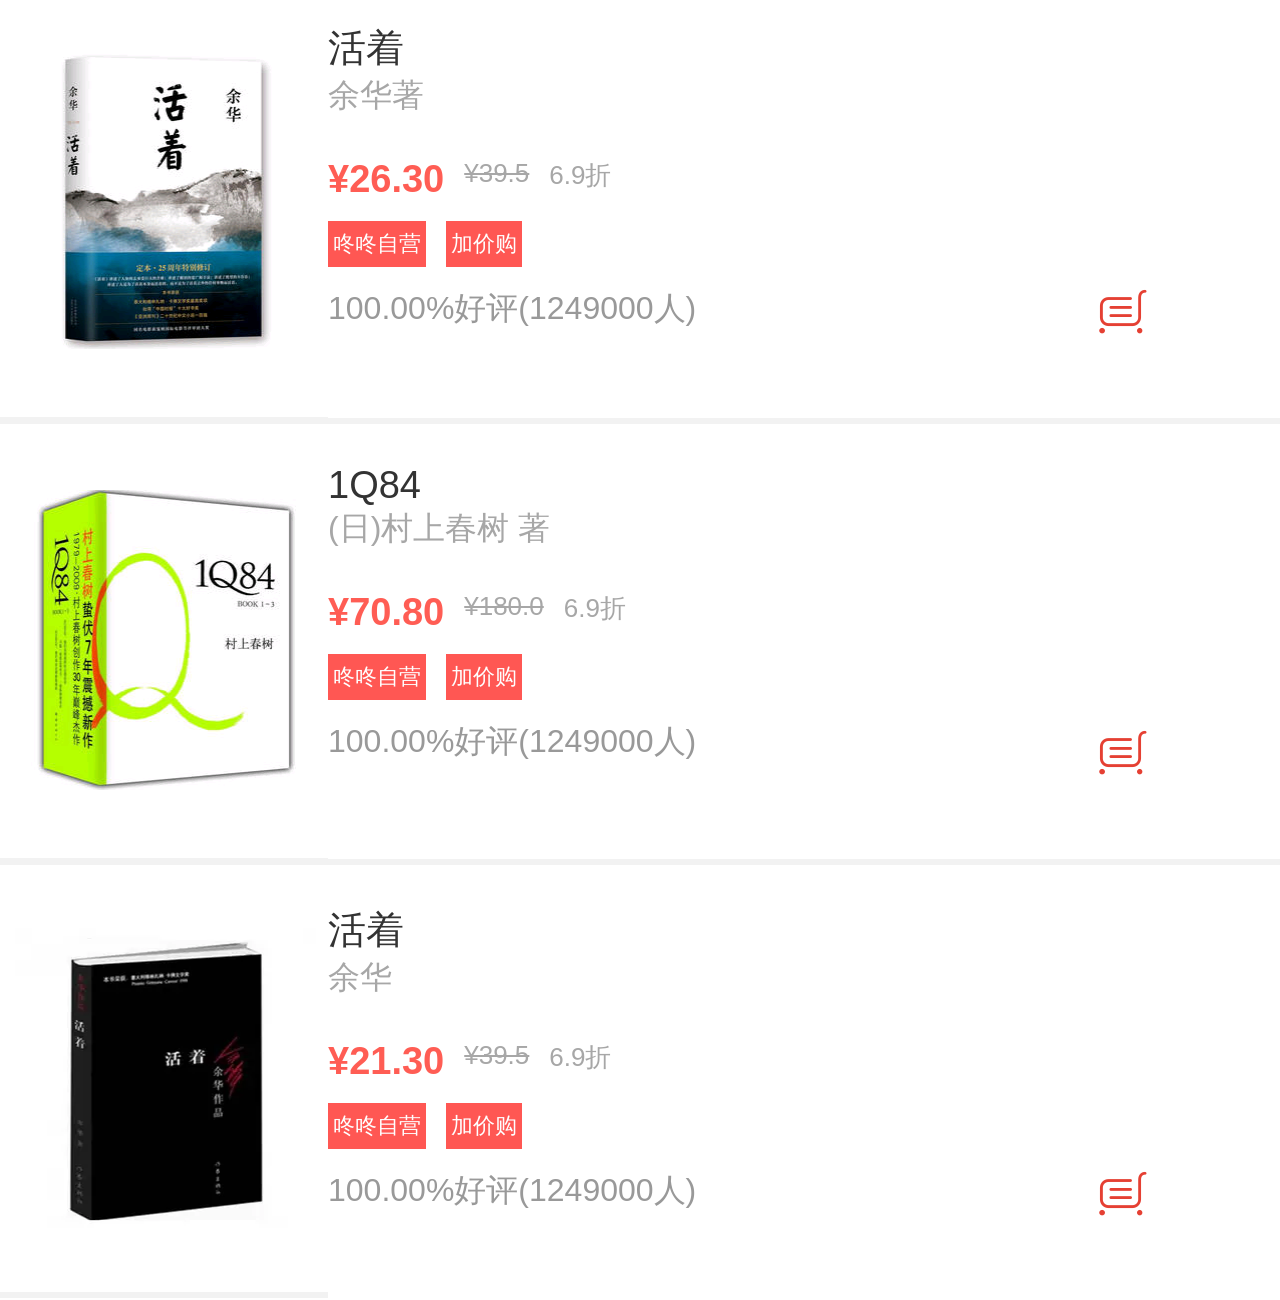
<file: project/shop/list.html>
<!DOCTYPE html>
<html lang="en">
<head>
	<meta charset="UTF-8">
	<title>Document</title>
	<meta name="viewport" content="width=device-width">
	<link rel="stylesheet" href="css/list-1.css">
<!-- 	<link rel="stylesheet" href="iconfont/iconfont-header/iconfont.css">
	<link rel="stylesheet" href="iconfont/iconfont-footer/iconfont.css">
	<link rel="stylesheet" href="iconfont/iconfont-xiaotubiao/iconfont.css"> -->
	 <link rel="stylesheet" href="iconfont/iconfont.css">
	<script src="js/rem.js"></script>
</head>
<body>
	<!-- 头部header开始编写 -->
	<header>
		<div class="h-left"><a href="fenlei.html"><i class="h-icon icon-fanhui"></i></a></div>
		<div class="h-center">
		    <i class="h-center-icon icon-sousuo"></i>
			<input type="text" class="search" placeholder="文具满一百送四十">
			<i class="h-center-icon icon-saoyisao"></i>
		</div>
		<div class="h-right"><i class="h-icon icon-icon-test"></i></div>
	</header>
	<main>
	  <section class="biaoti">
		  <div class="bt-left">
		  	<a href="">默认</a>
		  	<a href="">销量</a>
		  	<a href=""><span class="s1">价格</span><i class="icon-xtubiao icon-shangxia"></i></a>
		  	<a href="">好评</a>
		  	<a href="">出版时间</a>
		  </div>
		  <a href=""><i class="icon-xtubiao icon-caidan"></i></a>
	  </section>
	  <section class="product">
	    <a href="detail.html">
	  	<div class="prod-left"><a href="detail.html"><img src="img/list/2.png" alt=""></a></div>
	  	<div class="prod-right">
	  		<div class="pro-ri1">解忧杂货铺</div>
	  		<div class="pro-ri2">(日)东野圭吾</div>
	  		<div class="pro-ri3">
	  			<span class="s1">¥27.30</span>
	  			<span class="s2">¥39.5</span>
	  			<span class="s3">6.9折</span>
  			</div>
  			<div class="pro-ri4">
  				<span class="s1">咚咚自营</span>
  				<span class="s2">加价购</span>
  			</div>
  			<div class="pro-ri5">100.00%好评(1249000人)</div>
  			<i class="icon-xtubiao icon-icon1"></i>
	  	</div>
	  	</a>
	  </section>
	   <section class="product">
	    <a href="detail.html">
	  	<div class="prod-left"><a href="detail.html"><img src="img/list/1.png" alt=""></a></div>
	  	<div class="prod-right">
	  		<div class="pro-ri1">摆渡人2</div>
	  		<div class="pro-ri2">克莱尔 麦克福尔</div>
	  		<div class="pro-ri3">
	  			<span class="s1">¥28.10</span>
	  			<span class="s2">¥42.5</span>
	  			<span class="s3">6.6折</span>
  			</div>
  			<div class="pro-ri4">
  				<span class="s1">咚咚自营</span>
  				<span class="s2">加价购</span>
  			</div>
  			<div class="pro-ri5">100.00%好评(1249000人)</div>
  			<i class="icon-xtubiao icon-icon1"></i>
	  	</div>
	  	</a>
	  </section>
	   <section class="product">
	    <a href="detail.html">
	  	<div class="prod-left"><a href="detail.html"><img src="img/list/3.png" alt=""></a></div>
	  	<div class="prod-right">
	  		<div class="pro-ri1">人间失格</div>
	  		<div class="pro-ri2">(日)太宰治 著，杨伟 译</div>
	  		<div class="pro-ri3">
	  			<span class="s1">¥18.80</span>
	  			<span class="s2">¥39.5</span>
	  			<span class="s3">6.9折</span>
  			</div>
  			<div class="pro-ri4">
  				<span class="s1">咚咚自营</span>
  				<span class="s2">加价购</span>
  			</div>
  			<div class="pro-ri5">100.00%好评(1249000人)</div>
  			<i class="icon-xtubiao icon-icon1"></i>
	  	</div>
	  	</a>
	  </section>
	   <section class="product">
	    <a href="detail.html">
	  	<div class="prod-left"><a href="detail.html"><img src="img/list/4.png" alt=""></a></div>
	  	<div class="prod-right">
	  		<div class="pro-ri1">活着</div>
	  		<div class="pro-ri2">余华著</div>
	  		<div class="pro-ri3">
	  			<span class="s1">¥26.30</span>
	  			<span class="s2">¥39.5</span>
	  			<span class="s3">6.9折</span>
  			</div>
  			<div class="pro-ri4">
  				<span class="s1">咚咚自营</span>
  				<span class="s2">加价购</span>
  			</div>
  			<div class="pro-ri5">100.00%好评(1249000人)</div>
  			<i class="icon-xtubiao icon-icon1"></i>
	  	</div>
	  	</a>
	  </section>
	   <section class="product">
	    <a href="detail.html">
	  	<div class="prod-left"><a href="detail.html"><img src="img/list/5.png" alt=""></a></div>
	  	<div class="prod-right">
	  		<div class="pro-ri1">1Q84</div>
	  		<div class="pro-ri2">(日)村上春树 著</div>
	  		<div class="pro-ri3">
	  			<span class="s1">¥70.80</span>
	  			<span class="s2">¥180.0</span>
	  			<span class="s3">6.9折</span>
  			</div>
  			<div class="pro-ri4">
  				<span class="s1">咚咚自营</span>
  				<span class="s2">加价购</span>
  			</div>
  			<div class="pro-ri5">100.00%好评(1249000人)</div>
  			<i class="icon-xtubiao icon-icon1"></i>
	  	</div>
	  	</a>
	  </section>
	   <section class="product">
	    <a href="detail.html">
	  	<div class="prod-left"><a href="detail.html"><img src="img/list/6.png" alt=""></a></div>
	  	<div class="prod-right">
	  		<div class="pro-ri1">活着</div>
	  		<div class="pro-ri2">余华</div>
	  		<div class="pro-ri3">
	  			<span class="s1">¥21.30</span>
	  			<span class="s2">¥39.5</span>
	  			<span class="s3">6.9折</span>
  			</div>
  			<div class="pro-ri4">
  				<span class="s1">咚咚自营</span>
  				<span class="s2">加价购</span>
  			</div>
  			<div class="pro-ri5">100.00%好评(1249000人)</div>
  			<i class="icon-xtubiao icon-icon1"></i>
	  	</div>
	  	</a>
	  </section>
	</main>
</body>
</html>
</file>
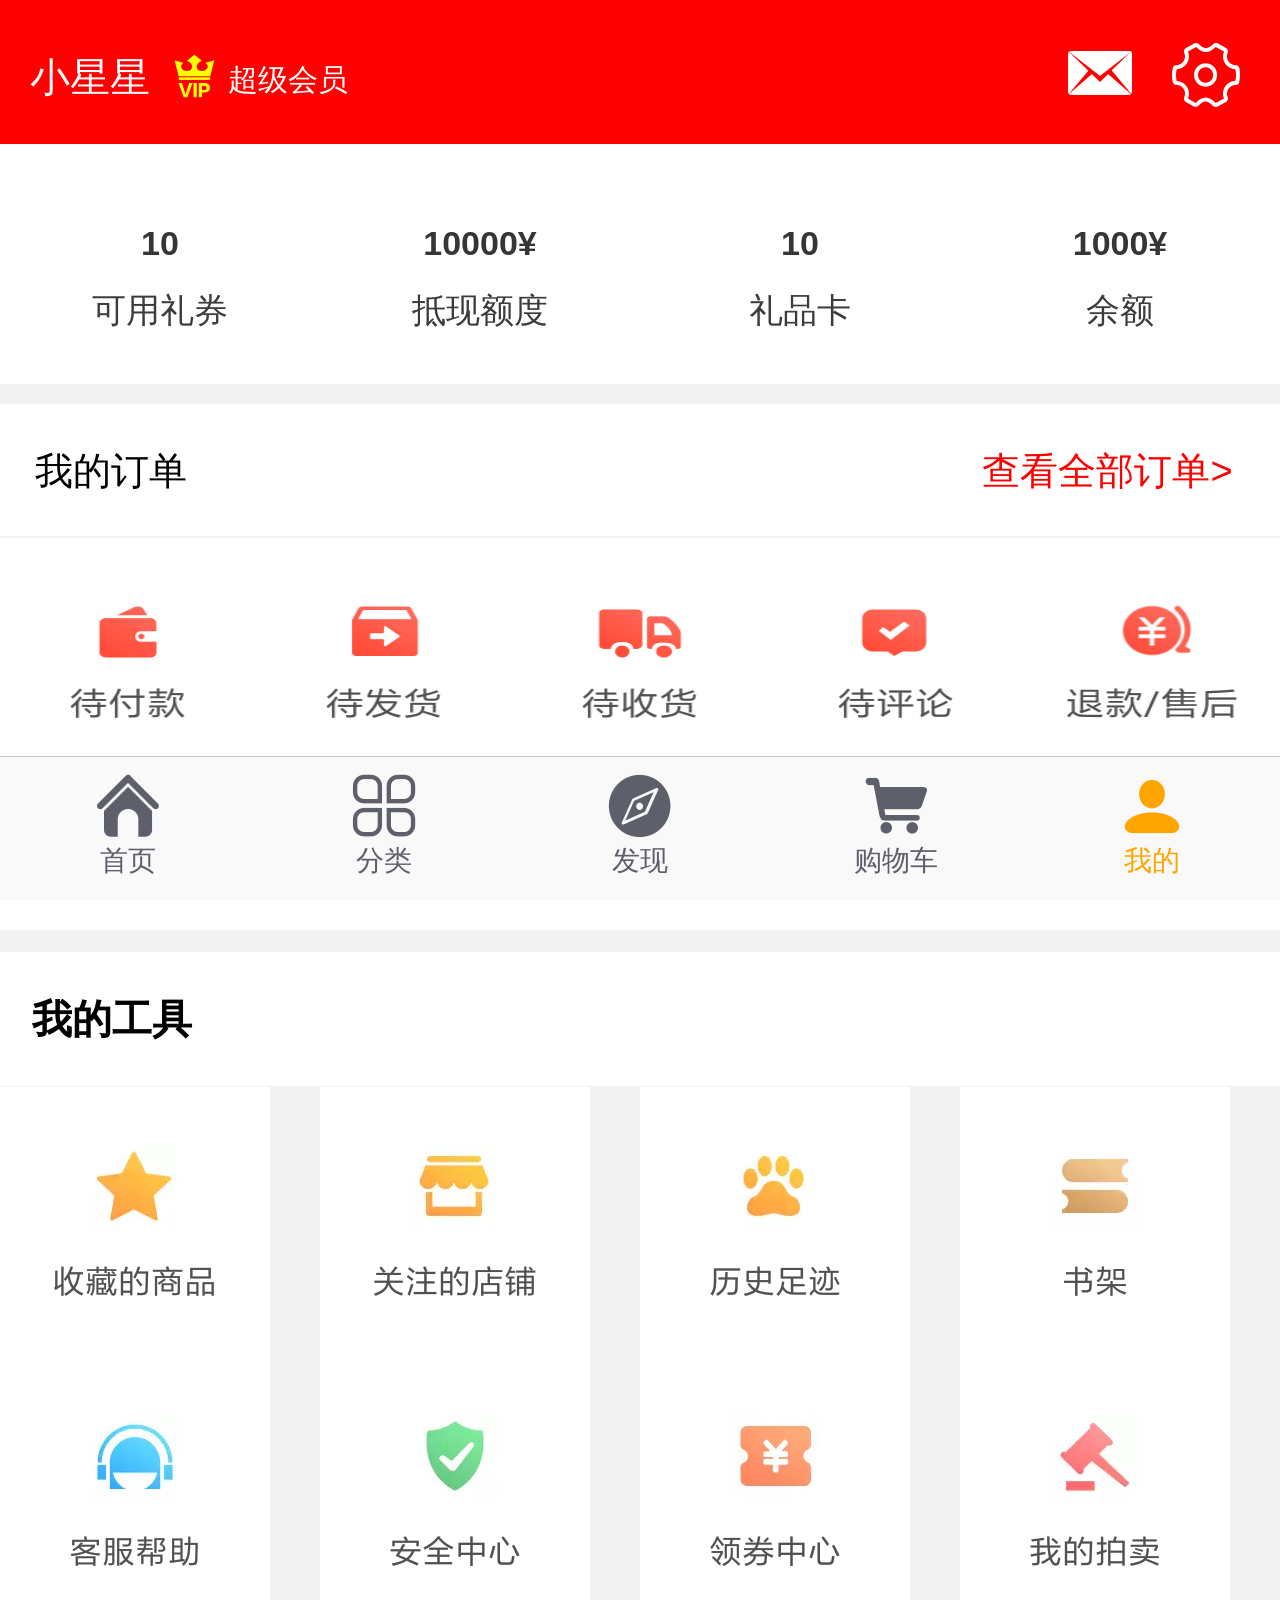
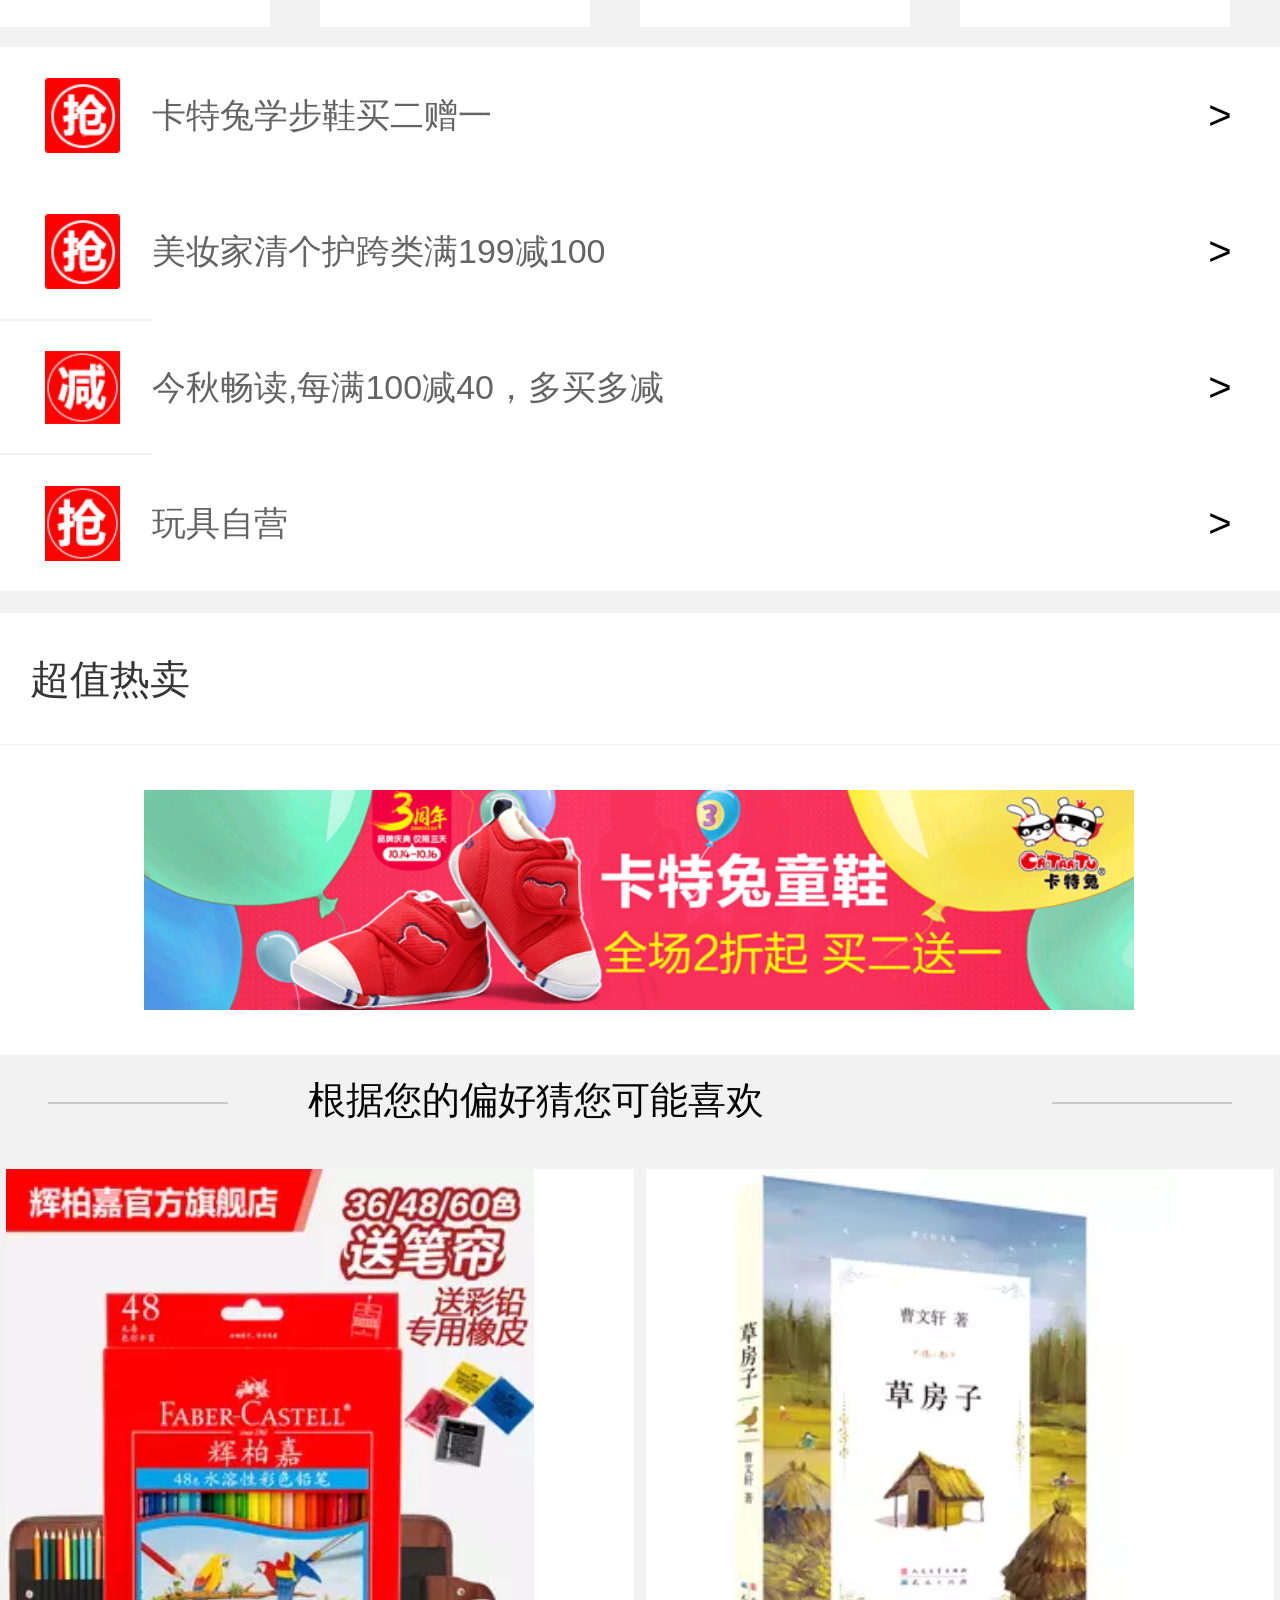
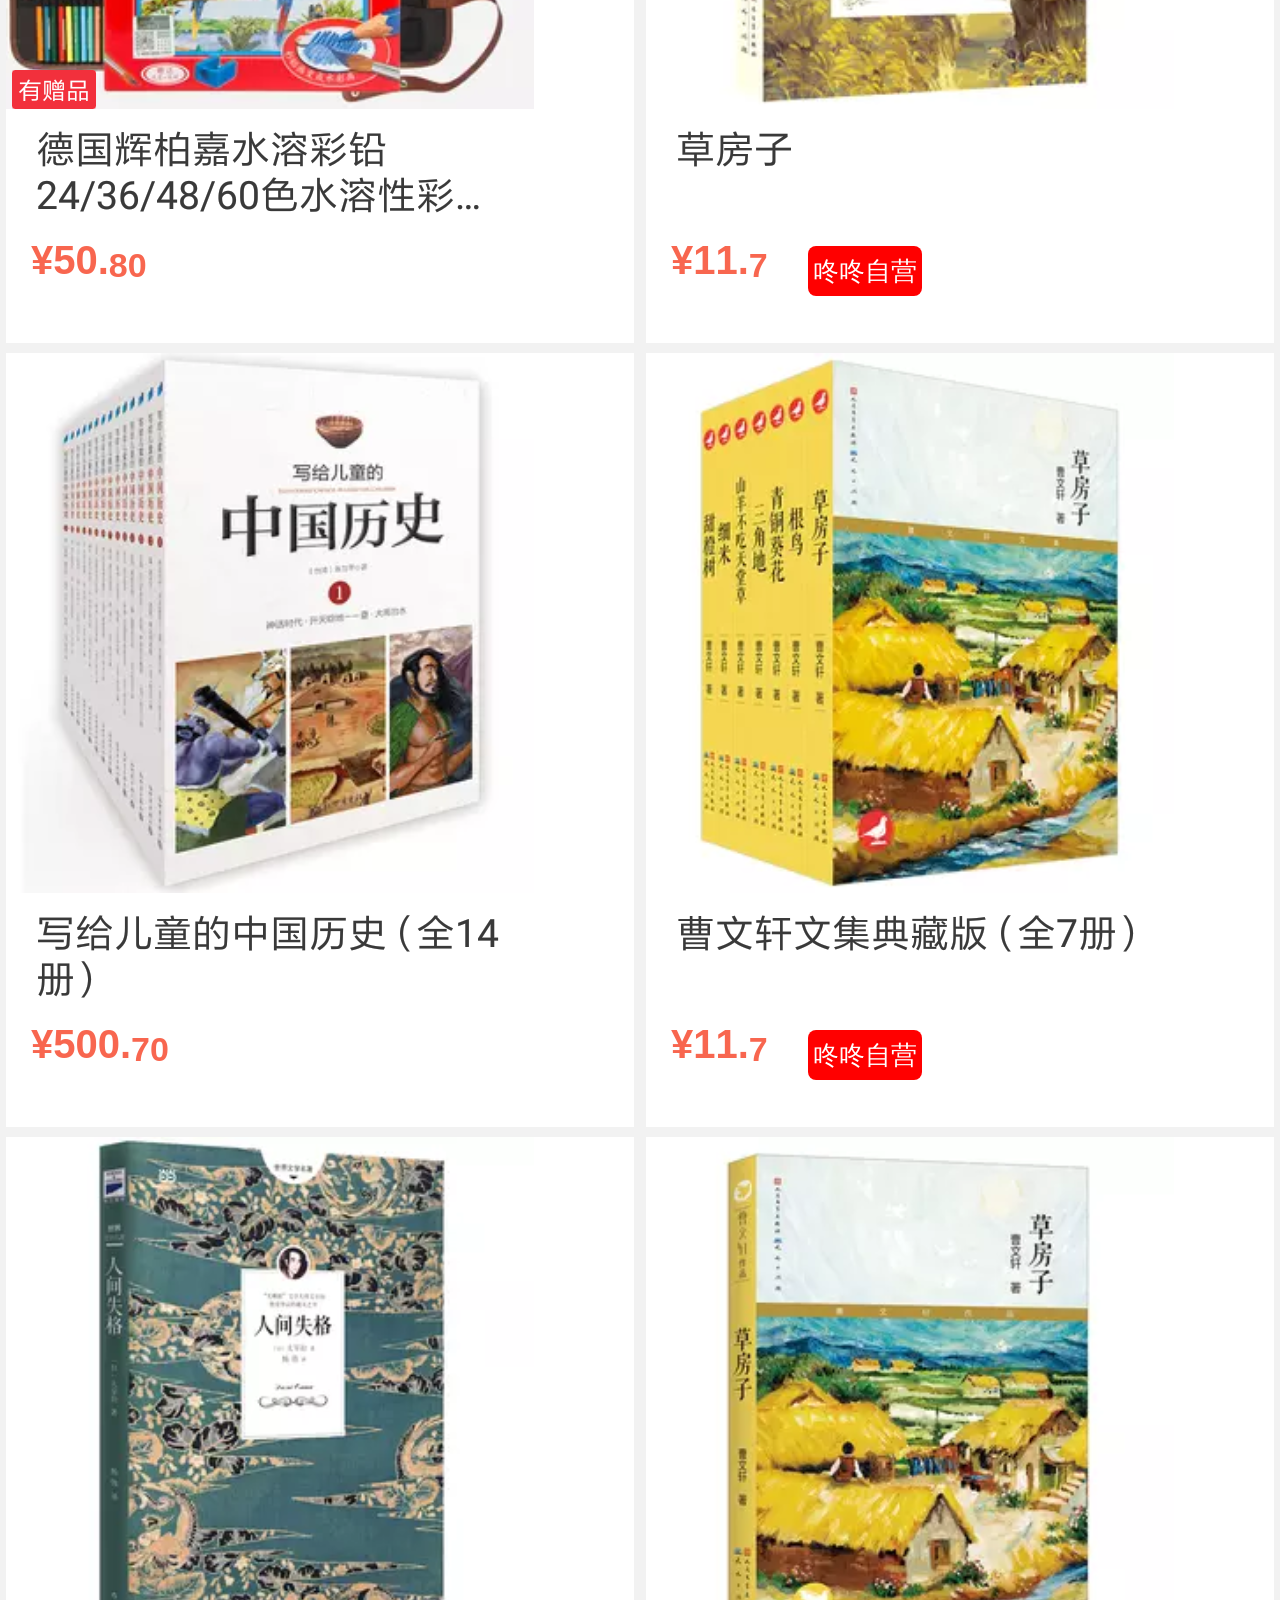
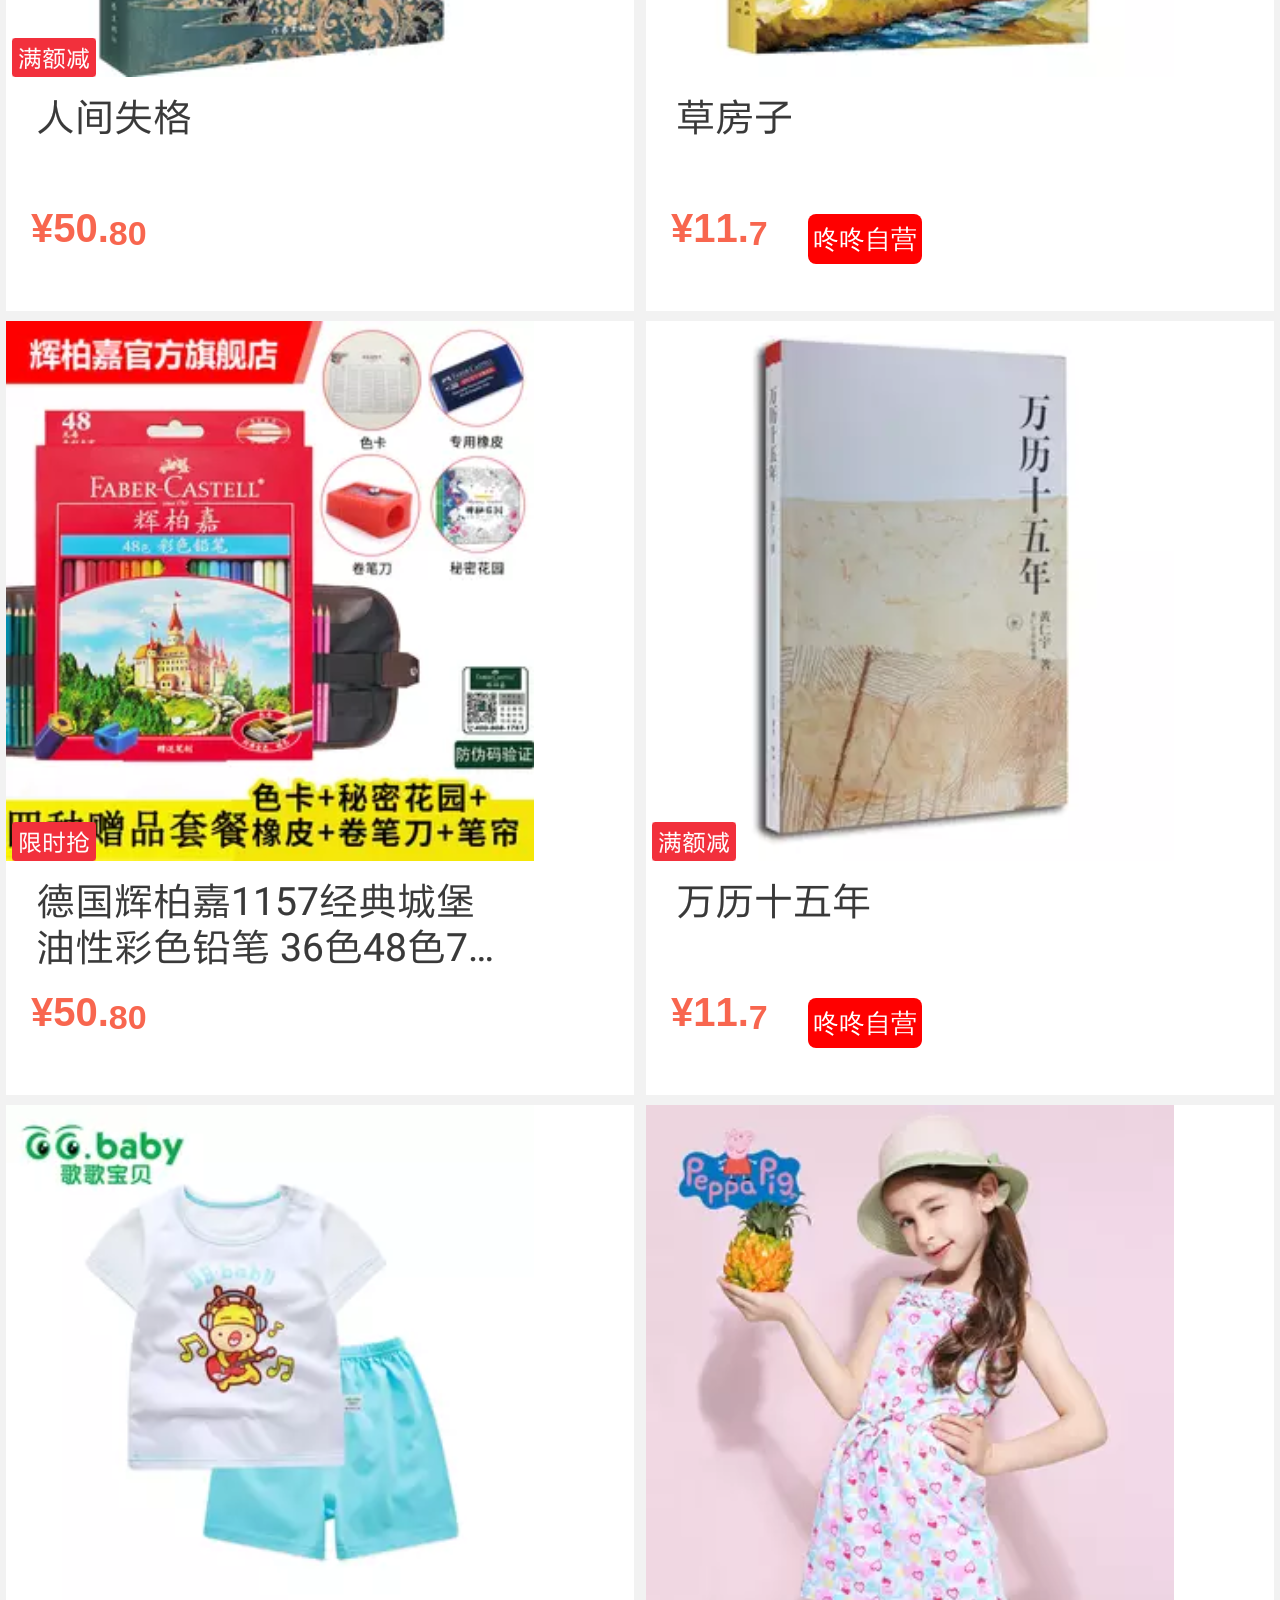
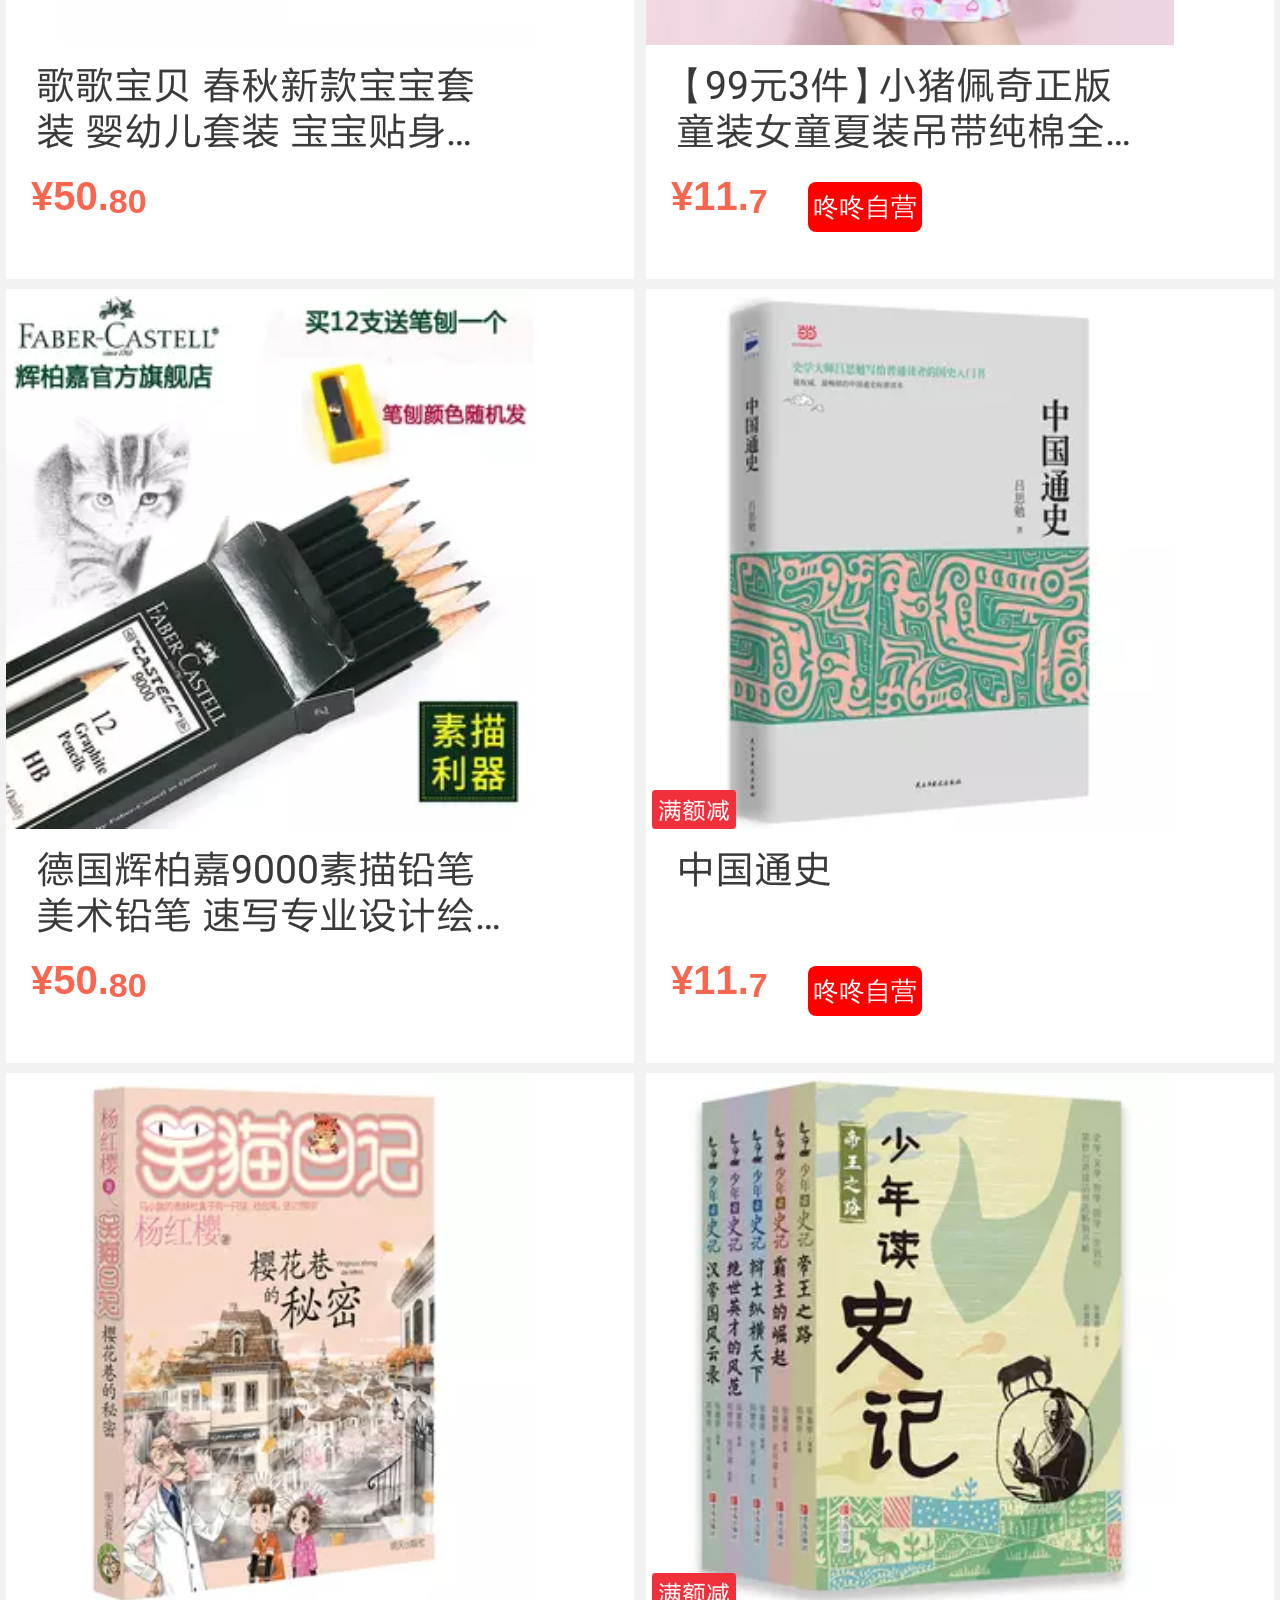
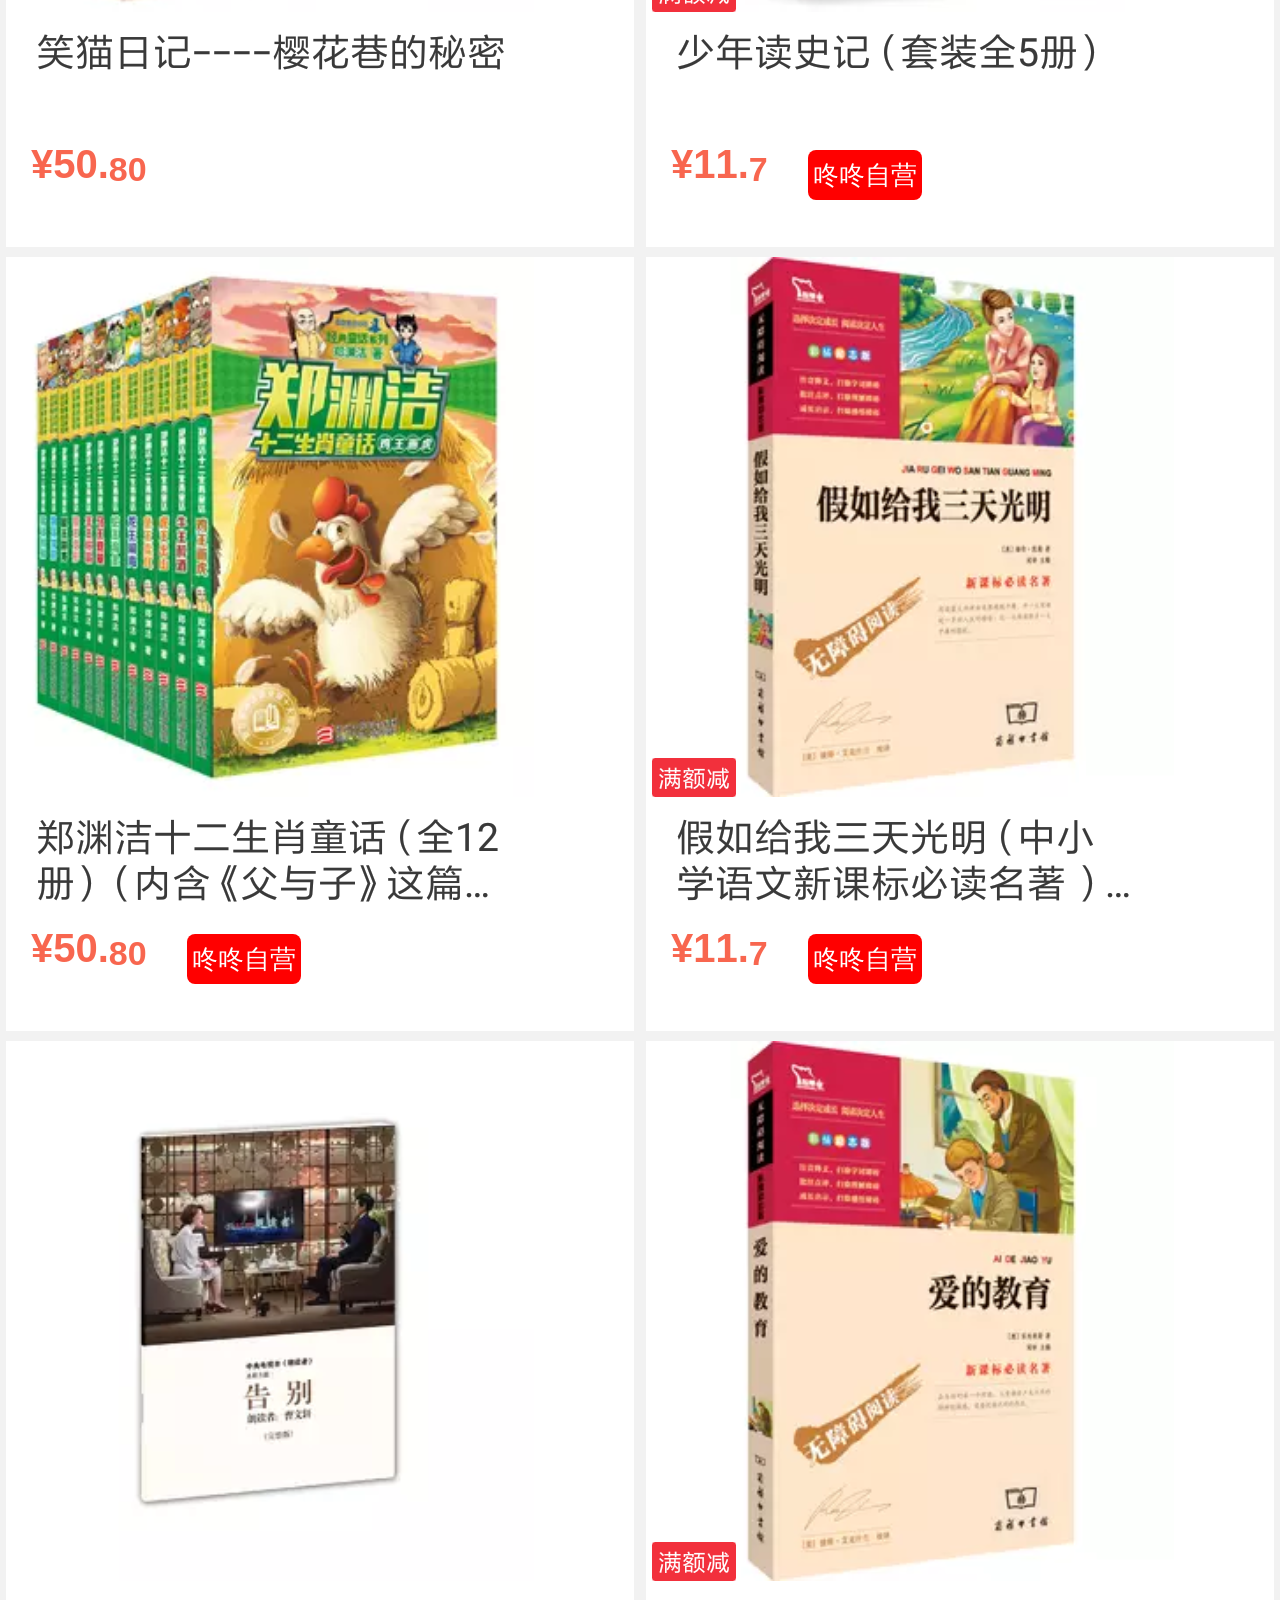
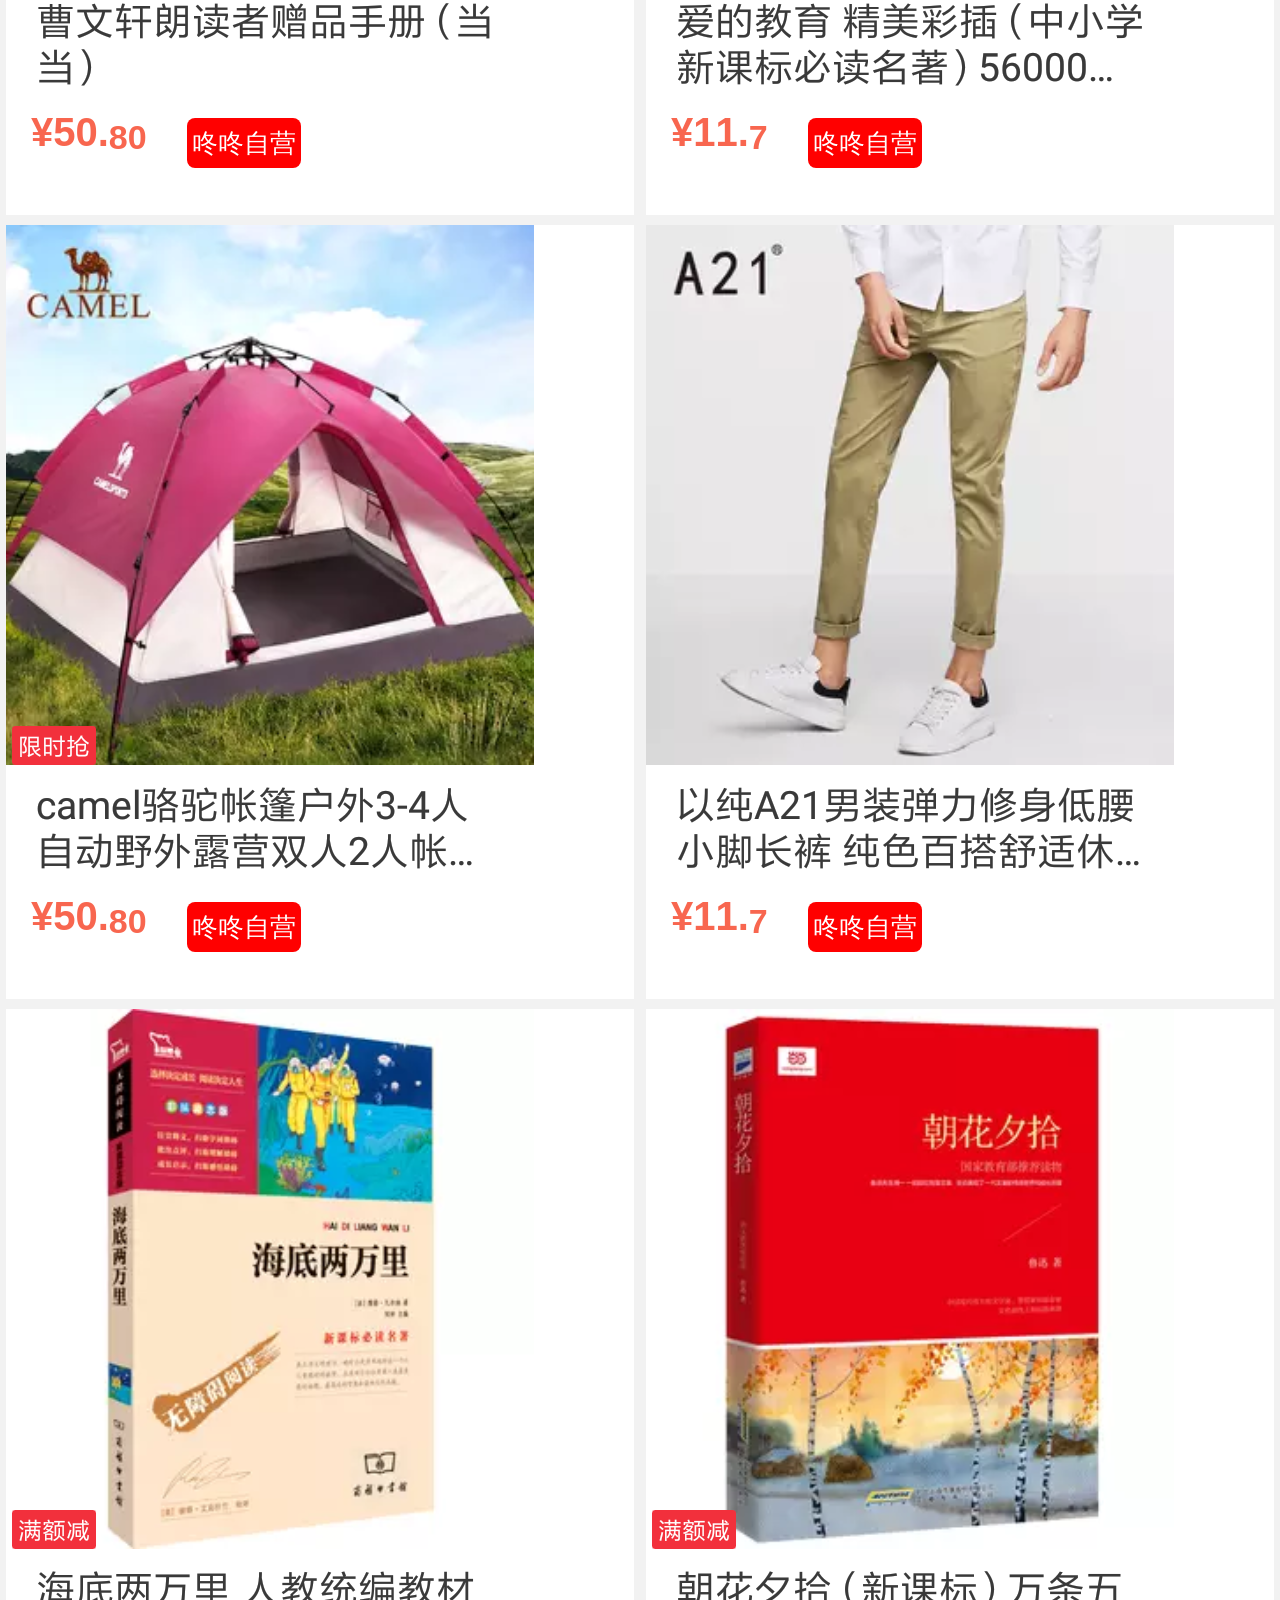
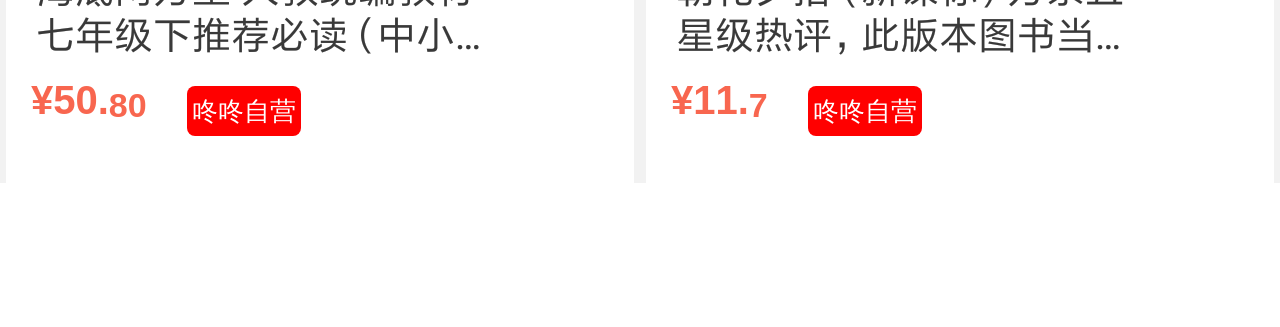
<file: project/shop/my.html>
<!DOCTYPE html>
<html lang="en">
<head>
	<meta charset="UTF-8">
	<meta name="viewport" content="width=device-width">
	<title>我的</title>
	<!-- <link rel="stylesheet" href="iconfont/iconfont-header/iconfont.css">
	<link rel="stylesheet" href="iconfont/iconfont-footer/iconfont.css"> -->
	 <link rel="stylesheet" href="iconfont/iconfont.css">
	<link rel="stylesheet" href="css/my.css">
	<script src="js/rem.js"></script>
</head>
<body>
	<header>
		<div class="h-left">
			<a href="">小星星</a>
			<i class="icon-header icon-vipcrown"></i>
			<span>超级会员</span>
		</div>
		<div class="h-right">
			<a href="" class="shezhi"><i class="icon-header icon-ziyuanshezhi"></i></a>
			<a href="" class="info"><i class="icon-header icon-xinxi"></i></a>
		</div>
	</header>
	<main>
		<div class="first-row">
			<a href="">
				<p class="p1">10</p>
				<p class="p2">可用礼券</p>
			</a>
			<a href="">
				<p class="p1">10000¥</p>
				<p class="p2">抵现额度</p>
			</a>
			<a href="">
				<p class="p1">10</p>
				<p class="p2">礼品卡</p>
			</a>
			<a href="">
				<p class="p1">1000¥</p>
				<p class="p2">余额</p>
			</a>
		</div>
		<!-- 我的订单开始编写 -->
		<div class="dingdan">
			<div class="din-top">
				<div class="ding-tp-le"><a href="">我的订单</a></div>
				<div class="ding-tp-rig"><a href="">查看全部订单&gt;</a></div>
			</div>
			<div class="din-down">
				<a href=""><img src="img/my/dingdan/1.png" alt=""></a>
				<a href=""><img src="img/my/dingdan/2.png" alt=""></a>
				<a href=""><img src="img/my/dingdan/3.png" alt=""></a>
				<a href=""><img src="img/my/dingdan/4.png" alt=""></a>
				<a href=""><img src="img/my/dingdan/5.png" alt=""></a>
			</div>
		</div>
		<!-- 我的云书房开始编写 -->
		<a class="shufang">
			<span class="image"><img src="img/my/shufang/1.png" alt=""></span>
			<span class="sf-rukou">立即体验&gt;</span>
		</a>

		<!-- 我的工具 -->
		<div class="gongju">
			<div class="gj-top">我的工具</div>
			<div class="gj-row">
				<a href=""><img src="img/my/gongju/1.png" alt=""></a>
				<a href=""><img src="img/my/gongju/2.png" alt=""></a>
				<a href=""><img src="img/my/gongju/3.png" alt=""></a>
				<a href=""><img src="img/my/gongju/4.png" alt=""></a>
			</div>
			<div class="gj-row">
				<a href=""><img src="img/my/gongju/5.png" alt=""></a>
				<a href=""><img src="img/my/gongju/6.png" alt=""></a>
				<a href=""><img src="img/my/gongju/7.png" alt=""></a>
				<a href=""><img src="img/my/gongju/8.png" alt=""></a>
			</div>
		</div>

		<div class="huodong">
			<a class="hd-row">
				<img src="img/my/huodong/1.png" alt="">
				<span class="span1">卡特兔学步鞋买二赠一</span>
				<span class="span2">&gt;</span>
			</a>
			<a class="hd-row">
				<img src="img/my/huodong/2.png" alt="">
				<span class="span1">美妆家清个护跨类满199减100</span>
				<span class="span2">&gt;</span>
			</a>
			<a class="hd-row">
				<img src="img/my/huodong/3.png" alt="">
				<span class="span1">今秋畅读,每满100减40，多买多减</span>
				<span class="span2">&gt;</span>
			</a>
			<a class="hd-row">
				<img src="img/my/huodong/4.png" alt="">
				<span class="span1">玩具自营</span>
				<span class="span2">&gt;</span>
			</a>
		</div>
		<div class="chaozhiremai">
			<div class="czrm-top">超值热卖</div>
			<div class="czrm-down"><img src="img/my/chaozhiremai/1.png" alt=""></div>
		</div>
		<div class="cainixihuan">
			<div class="cnxh-title">
				<span class="le-line"></span>
				<span class="word">根据您的偏好猜您可能喜欢</span>
				<span class="rig-line"></span>
			</div>
			<div class="cnxh-row">
				<a href="">
					<img src="img/my/cainixihuan/1.png" alt="">
					<div class="price">
						<span class="first">¥50.</span>
						<span class="second">80</span>
					</div>
				</a>
				<a href="">
					<img src="img/my/cainixihuan/2.png" alt="">
					<div class="price">
						<span class="first">¥11.</span>
						<span class="second">7</span>
						<span class="third">咚咚自营</span>
					</div>
				</a>
			</div>
			<div class="cnxh-row">
				<a href="">
					<img src="img/my/cainixihuan/3.png" alt="">
					<div class="price">
						<span class="first">¥500.</span>
						<span class="second">70</span>
					</div>
				</a>
				<a href="">
					<img src="img/my/cainixihuan/4.png" alt="">
					<div class="price">
						<span class="first">¥11.</span>
						<span class="second">7</span>
						<span class="third">咚咚自营</span>
					</div>
				</a>
			</div>
			<div class="cnxh-row">
				<a href="">
					<img src="img/my/cainixihuan/5.png" alt="">
					<div class="price">
						<span class="first">¥50.</span>
						<span class="second">80</span>
					</div>
				</a>
				<a href="">
					<img src="img/my/cainixihuan/6.png" alt="">
					<div class="price">
						<span class="first">¥11.</span>
						<span class="second">7</span>
						<span class="third">咚咚自营</span>
					</div>
				</a>
			</div>
			<div class="cnxh-row">
				<a href="">
					<img src="img/my/cainixihuan/7.png" alt="">
					<div class="price">
						<span class="first">¥50.</span>
						<span class="second">80</span>
					</div>
				</a>
				<a href="">
					<img src="img/my/cainixihuan/8.png" alt="">
					<div class="price">
						<span class="first">¥11.</span>
						<span class="second">7</span>
						<span class="third">咚咚自营</span>
					</div>
				</a>
			</div>
			<div class="cnxh-row">
				<a href="">
					<img src="img/my/cainixihuan/9.png" alt="">
					<div class="price">
						<span class="first">¥50.</span>
						<span class="second">80</span>
					</div>
				</a>
				<a href="">
					<img src="img/my/cainixihuan/10.png" alt="">
					<div class="price">
						<span class="first">¥11.</span>
						<span class="second">7</span>
						<span class="third">咚咚自营</span>
					</div>
				</a>
			</div>
			<div class="cnxh-row">
				<a href="">
					<img src="img/my/cainixihuan/11.png" alt="">
					<div class="price">
						<span class="first">¥50.</span>
						<span class="second">80</span>
					</div>
				</a>
				<a href="">
					<img src="img/my/cainixihuan/12.png" alt="">
					<div class="price">
						<span class="first">¥11.</span>
						<span class="second">7</span>
						<span class="third">咚咚自营</span>
					</div>
				</a>
			</div>
			<div class="cnxh-row">
				<a href="">
					<img src="img/my/cainixihuan/13.png" alt="">
					<div class="price">
						<span class="first">¥50.</span>
						<span class="second">80</span>
					</div>
				</a>
				<a href="">
					<img src="img/my/cainixihuan/14.png" alt="">
					<div class="price">
						<span class="first">¥11.</span>
						<span class="second">7</span>
						<span class="third">咚咚自营</span>
					</div>
				</a>
			</div>
			<div class="cnxh-row">
				<a href="">
					<img src="img/my/cainixihuan/15.png" alt="">
					<div class="price">
						<span class="first">¥50.</span>
						<span class="second">80</span>
						<span class="third">咚咚自营</span>
					</div>
				</a>
				<a href="">
					<img src="img/my/cainixihuan/16.png" alt="">
					<div class="price">
						<span class="first">¥11.</span>
						<span class="second">7</span>
						<span class="third">咚咚自营</span>
					</div>
				</a>
			</div>
			<div class="cnxh-row">
				<a href="">
					<img src="img/my/cainixihuan/17.png" alt="">
					<div class="price">
						<span class="first">¥50.</span>
						<span class="second">80</span>
						<span class="third">咚咚自营</span>
					</div>
				</a>
				<a href="">
					<img src="img/my/cainixihuan/18.png" alt="">
					<div class="price">
						<span class="first">¥11.</span>
						<span class="second">7</span>
						<span class="third">咚咚自营</span>
					</div>
				</a>
			</div>
			<div class="cnxh-row">
				<a href="">
					<img src="img/my/cainixihuan/19.png" alt="">
					<div class="price">
						<span class="first">¥50.</span>
						<span class="second">80</span>
						<span class="third">咚咚自营</span>
					</div>
				</a>
				<a href="">
					<img src="img/my/cainixihuan/20.png" alt="">
					<div class="price">
						<span class="first">¥11.</span>
						<span class="second">7</span>
						<span class="third">咚咚自营</span>
					</div>
				</a>
			</div>
			<div class="cnxh-row">
				<a href="">
					<img src="img/my/cainixihuan/21.png" alt="">
					<div class="price">
						<span class="first">¥50.</span>
						<span class="second">80</span>
						<span class="third">咚咚自营</span>
					</div>
				</a>
				<a href="">
					<img src="img/my/cainixihuan/22.png" alt="">
					<div class="price">
						<span class="first">¥11.</span>
						<span class="second">7</span>
						<span class="third">咚咚自营</span>
					</div>
				</a>
			</div>
			
		</div>
	</main>




	 <!-- footer开始编写 -->
    <footer>
        <a href="index.html" class="fo">
            <i class="icon-footer icon-shouye"></i>
            <span>首页</span>
        </a>
        <a href="fenlei.html" class="fo">
            <i class="icon-footer icon-ziyuan"></i>
            <span>分类</span>
        </a>
        <a href="faxian.html" class="fo">
            <i class="icon-footer icon-icon-yxj-discover"></i>
            <span>发现</span>
        </a>
        <a href="cart.html" class="fo">
            <i class="icon-footer icon-gouwuche"></i>
            <span>购物车</span>
        </a>
        <a href="my.html" class="fo">
            <i class="icon-footer icon-wode"></i>
            <span>我的</span>
        </a>
    </footer>
</body>
</html>
</file>
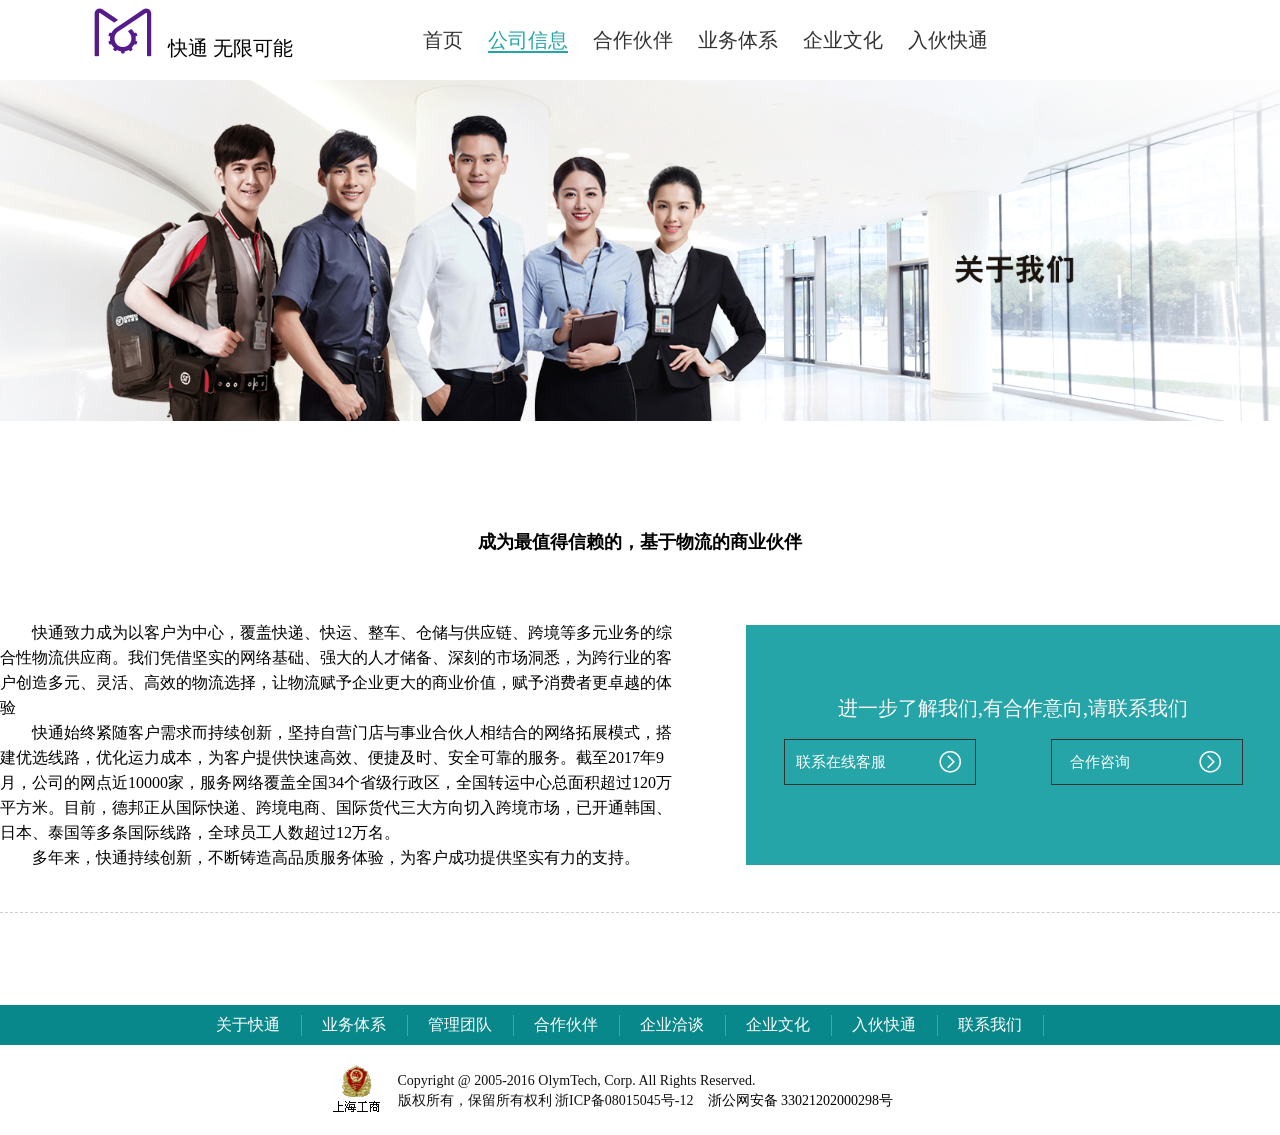
<file: project/wu liu/guanyuwomen.html>
<!DOCTYPE html>
<html lang="en">
<head>
    <meta charset="UTF-8">
    <title>关于我们</title>
    <link rel="stylesheet" href="css/guanyuwomen.css">
    <link rel="stylesheet" href="iconfont/iconfont.css">
    <link rel="stylesheet" href="iconfont1/iconfont.css">
</head>
<body>
<!-- 目录栏开始 -->
<header class="head-box">
    <h1 class="head-logo"><a href=""><i class="icon icon-icon_logo"></i></a>&nbsp&nbsp&nbsp快通 无限可能</h1>
    <ul class="head-list">
        <li><a href="index.html" class="list1">首页</a></li>
        <li><a href="guanyuwomen.html" class="list1 lt">公司信息</a></li>
        <li><a href="hezuohuoban.html" class="list1">合作伙伴</a></li>
        <li><a href="yewutixi.html" class="list1">业务体系</a></li>
        <li><a href="qiyewenhua.html" class="list1">企业文化</a></li>
        <li><a href="ruhuokuaitong.html" class="list1">入伙快通</a></li>
        <!--<li class="list1"><a href="">English</a></li>-->
    </ul>
</header>
<!-- 目录栏结束 -->
<!--banner开始-->
<section class="banner-beijing">
    <div class="bannerimg"><img src="img/19.jpg" alt=""></div>
</section>
<!--介绍开始-->
<div class="introduction">
    <div class="introduction-box">
        <div class="title">成为最值得信赖的，基于物流的商业伙伴</div>
        <div class="content">
            <div class="content-left">
                <p class="zi">快通致力成为以客户为中心，覆盖快递、快运、整车、仓储与供应链、跨境等多元业务的综合性物流供应商。我们凭借坚实的网络基础、强大的人才储备、深刻的市场洞悉，为跨行业的客户创造多元、灵活、高效的物流选择，让物流赋予企业更大的商业价值，赋予消费者更卓越的体验</p>
                <p class="zi">快通始终紧随客户需求而持续创新，坚持自营门店与事业合伙人相结合的网络拓展模式，搭建优选线路，优化运力成本，为客户提供快速高效、便捷及时、安全可靠的服务。截至2017年9月，公司的网点近10000家，服务网络覆盖全国34个省级行政区，全国转运中心总面积超过120万平方米。目前，德邦正从国际快递、跨境电商、国际货代三大方向切入跨境市场，已开通韩国、日本、泰国等多条国际线路，全球员工人数超过12万名。  </p>
                <p class="zi">多年来，快通持续创新，不断铸造高品质服务体验，为客户成功提供坚实有力的支持。</p>
            </div>
            <div class="content-right">
                <div class="lianxi">进一步了解我们,有合作意向,请联系我们</div>
                <div class="lianxi-xia">
                    <a href="" class="xia-left">联系在线客服
                        <i class="icon1 icon-arrow-circle-o-right"></i></a>
                    <a href="" class="xia-right">合作咨询
                        <i class="icon1 icon-arrow-circle-o-right"></i></a>
                </div>
            </div>
        </div>
    </div>

</div>
<!--footer开始-->
<!-- footer开始 -->
<div class="foot-beijing">
    <div class="foot">
        <ul class="foot-top">
            <li class="foot-nr"><a href="">关于快通</a></li>
            <li class="foot-nr"><a href="">业务体系</a></li>
            <li class="foot-nr"><a href="">管理团队</a></li>
            <li class="foot-nr"><a href="">合作伙伴</a></li>
            <li class="foot-nr"><a href="">企业洽谈</a></li>
            <li class="foot-nr"><a href="">企业文化</a></li>
            <li class="foot-nr"><a href="">入伙快通</a></li>
            <li class="foot-nr"><a href="">联系我们</a></li>
        </ul>
        <div class="foot-bottom">
            <div class="gs-tu"><img src="img/icon.gif" alt=""></div>
            <div class="bottom-you">
                <div class="cop">Copyright @ 2005-2016 OlymTech, Corp. All Rights Reserved.</div>
                <div class="banquan">版权所有，保留所有权利 浙ICP备08015045号-12</div>
                <div class="zhe"> <a href="">浙公网安备 33021202000298号</a></div>
            </div>

        </div>
    </div>
</div>
















</body>
</html>
</file>
<file: css/index.css>
@import "base.css";
@import "page-1.css";
@import "page-2.css";
@import "page-3.css";
@import "page-4.css";
@import "page-5.css";
@import "page-6.css";
@import "background.css";
@import "movement.css";
.resume-hide{
    display: none;
}

.section.item-1 ,
.section.item-2 ,
.section.item-3 ,
.section.item-4 ,
.section.item-6 {
    text-align: center;
    font: 50px "Microsoft Yahei";
    color: #fff;
}

/**********************导航条**********************************/
.resume{
    position: fixed;
    right: 0;
    left: 0;
    z-index: 10;
    border: none;
}
.navbar {
    background: rgba(0,0,0,0);
    transition: 1s all ease;
}
.navbar.blue {
    background: rgba(71, 166, 173,1);
}
.navbar.black {
    background: rgba(51, 51, 51,.7);
}

.resume .navbar-brand,
.resume .navbar-brand:visited,
.resume .navbar-brand:hover
{
    color: #A7E615;
    font-size: 18px;
}
.resume .navbar-right li a,
.resume .navbar-right li a:visited{
    color: #ffffff;!important;
    font-weight: 500;
    text-decoration: none;
}
.resume .navbar-right li a:hover {
    color: #ffffff;!important;
    text-decoration: none;
}

.navbar-default .navbar-nav>.active>a:hover,
.navbar-default .navbar-nav>.active>a:visited,
.navbar-default .navbar-nav>.active>a:focus {
    color: #ffffff;
    background-color:#0F698A ;
    text-decoration: none;
}
.navbar-default .navbar-toggle {
    background-color: #122b40;
}
 .navbar-default .navbar-toggle:focus{
     background-color: #122b40;
}
.navbar-default .navbar-toggle:hover {
    background-color: #122b40;
}
/********************导航条End***************************************/

/********************右侧导航栏*************************************/

#fp-nav{
    top: 80%;
}

#fp-nav ul li{
    vertical-align: middle;
    margin: 10px 50px 0 ;
}
#fp-nav li .active {
    background-position: 0 bottom;
}
#fp-nav ul li a {
    display: block;
    color: #8F9DA4;
    width: 21px;
    height: 21px;
}
#fp-nav span {
    display: none;
}
.media-object-1{
    width: 200px;
    height: 200px;
    opacity: 0.6;
}


/****************************右侧导航栏End******************************/
</file>
<file: css/cll.css>
/* -------------------------------- 

Primary style

-------------------------------- */
*, *::after, *::before {
  -webkit-box-sizing: border-box;
  -moz-box-sizing: border-box;
  box-sizing: border-box;
}

html {
  font-size: 62.5%;
}

body {
  font-size: 1.6rem;
  font-family: "Open Sans", sans-serif;
  color: #2b3e51;
  background-color: #ffffff;
}

a {
  color: #2c97de;
  text-decoration: none;
}

/* -------------------------------- 

Form

-------------------------------- */
.cd-form {
  width: 90%;
  max-width: 600px;
  margin: 50px auto;
  position: absolute;
  top: 0;
  left: 0;
  right: 0;
  bottom: 0;
  /*margin: auto;*/
}
.cd-form::after {
  clear: both;
  content: "";
  display: table;
}
.cd-form fieldset {
  margin: 24px 0;
}
/* .cd-form legend {
  padding-bottom: 10px;
  margin-bottom: 20px;
  font-size: 2rem;
  border-bottom: 1px solid #ecf0f1;
} */
.cd-form div {
  /* form element wrapper */
  position: relative;
  margin: 20px 0;
}
/* .cd-form h4, .cd-form .cd-label {
  font-size: 1.3rem;
  color: #94aab0;
  margin-bottom: 10px;
} */
.cd-form .cd-label {
  display: block;
}
.cd-form input{
  margin: 20px 0;
}
.cd-form input, .cd-form textarea, .cd-form select, .cd-form label {
  font-family: "Open Sans", sans-serif;
  font-size: 1.6rem;
  color: #2b3e51;
}
.cd-form input[type="text"],
.cd-form input[type="email"],
.cd-form textarea,
.cd-form select,
.cd-form legend {
  display: block;
  width: 100%;
  -webkit-appearance: none;
  -moz-appearance: none;
  -ms-appearance: none;
  -o-appearance: none;
  appearance: none;
}
.cd-form input[type="text"],
.cd-form input[type="email"],
.cd-form textarea,
.cd-form select {
  /* general style for input elements */
  padding: 12px;
  border: 1px solid #cfd9db;
  background-color: #ffffff;
  border-radius: .25em;
  box-shadow: inset 0 1px 1px rgba(0, 0, 0, 0.08);
}
.cd-form input[type="text"]:focus,
.cd-form input[type="email"]:focus,
.cd-form textarea:focus,
.cd-form select:focus {
  outline: none;
  border-color: #2c97de;
  box-shadow: 0 0 5px rgba(44, 151, 222, 0.2);
}
.cd-form .cd-select {
  /* select element wapper */
  position: relative;
}
.cd-form .cd-select::after {
  /* arrow icon for select element */
  content: '';
  position: absolute;
  z-index: 1;
  right: 16px;
  top: 50%;
  margin-top: -8px;
  display: block;
  width: 16px;
  height: 16px;
  background: url("../images/cd-icon-arrow.svg") no-repeat center center;
  pointer-events: none;
}
.cd-form select {
  box-shadow: 0 1px 3px rgba(0, 0, 0, 0.08);
  cursor: pointer;
}
.cd-form select::-ms-expand {
  display: none;
}
.cd-form .cd-form-list {
  margin-top: 16px;
}
.cd-form .cd-form-list li {
  /* wrapper for radio and checkbox input types */
  display: inline-block;
  position: relative;
  -webkit-user-select: none;
  -moz-user-select: none;
  -ms-user-select: none;
  user-select: none;
  margin: 0 20px 16px 0;
}
.cd-form input[type=radio],
.cd-form input[type=checkbox] {
  /* hide original check and radio buttons */
  position: absolute;
  left: 0;
  top: 50%;
  -webkit-transform: translateY(-50%);
  -moz-transform: translateY(-50%);
  -ms-transform: translateY(-50%);
  -o-transform: translateY(-50%);
  transform: translateY(-50%);
  margin: 0;
  padding: 0;
  opacity: 0;
  z-index: 2;
}
.cd-form input[type="radio"] + label,
.cd-form input[type="checkbox"] + label {
  padding-left: 24px;
}
.cd-form input[type="radio"] + label::before,
.cd-form input[type="radio"] + label::after,
.cd-form input[type="checkbox"] + label::before,
.cd-form input[type="checkbox"] + label::after {
  /* custom radio and check boxes */
  content: '';
  display: block;
  position: absolute;
  left: 0;
  top: 50%;
  margin-top: -8px;
  width: 16px;
  height: 16px;
}
.cd-form input[type="radio"] + label::before,
.cd-form input[type="checkbox"] + label::before {
  border: 1px solid #cfd9db;
  background: #ffffff;
  box-shadow: inset 0 1px 1px rgba(0, 0, 0, 0.08);
}
.cd-form input[type="radio"] + label::before,
.cd-form input[type="radio"] + label::after {
  border-radius: 50%;
}
.cd-form input[type="checkbox"] + label::before,
.cd-form input[type="checkbox"] + label::after {
  border-radius: .25em;
}
.cd-form input[type="radio"] + label::after,
.cd-form input[type="checkbox"] + label::after {
  background-color: #2c97de;
  background-position: center center;
  background-repeat: no-repeat;
  box-shadow: 0 0 5px rgba(44, 151, 222, 0.4);
  display: none;
}
.cd-form input[type="radio"] + label::after {
  /* custom image for radio button */
  background-image: url("../images/cd-icon-radio.svg");
}
.cd-form input[type="checkbox"] + label::after {
  /* custom image for checkbox */
  background-image: url("../images/cd-icon-check.svg");
}
.cd-form input[type="radio"]:checked + label::after,
.cd-form input[type="checkbox"]:checked + label::after {
  display: block;
}
.cd-form input[type="radio"]:checked + label::before,
.cd-form input[type="radio"]:checked + label::after,
.cd-form input[type="checkbox"]:checked + label::before,
.cd-form input[type="checkbox"]:checked + label::after {
  -webkit-animation: cd-bounce 0.3s;
  -moz-animation: cd-bounce 0.3s;
  animation: cd-bounce 0.3s;
}
.cd-form textarea {
  min-height: 200px;
  resize: vertical;
  overflow: auto;
}
.cd-form input[type="submit"] {
  /* button style */
  border: none;
  background: #2c97de;
  border-radius: .25em;
  padding: 16px 20px;
  color: #ffffff;
  font-weight: bold;
  float: right;
  cursor: pointer;
  -webkit-font-smoothing: antialiased;
  -moz-osx-font-smoothing: grayscale;
  -webkit-appearance: none;
  -moz-appearance: none;
  -ms-appearance: none;
  -o-appearance: none;
  appearance: none;
}
.no-touch .cd-form input[type="submit"]:hover {
  background: #42a2e1;
}
.cd-form input[type="submit"]:focus {
  outline: none;
  background: #2b3e51;
}
.cd-form input[type="submit"]:active {
  -webkit-transform: scale(0.9);
  -moz-transform: scale(0.9);
  -ms-transform: scale(0.9);
  -o-transform: scale(0.9);
  transform: scale(0.9);
}
.cd-form [required] {
  background: url("../images/cd-required.svg") no-repeat top right;
}
.cd-form .error-message p {
  background: #e94b35;
  color: #ffffff;
  font-size: 1.4rem;
  text-align: center;
  -webkit-font-smoothing: antialiased;
  -moz-osx-font-smoothing: grayscale;
  border-radius: .25em;
  padding: 16px;
}
.cd-form .error {
  border-color: #e94b35 !important;
}
@media only screen and (min-width: 600px) {
  .cd-form div {
    /* form element wrapper */
    margin: 32px 0;
  }
  .cd-form legend + div {
    /* reduce margin-top for first form element after the legend */
    margin-top: 20px;
  }
  .cd-form h4, .cd-form .cd-label {
    font-size: 1.4rem;
    margin-bottom: 10px;
  }
  .cd-form input[type="text"],
  .cd-form input[type="email"],
  .cd-form textarea,
  .cd-form select {
    padding: 16px;
  }
}

@-webkit-keyframes cd-bounce {
  0%, 100% {
    -webkit-transform: scale(1);
  }
  50% {
    -webkit-transform: scale(0.8);
  }
}
@-moz-keyframes cd-bounce {
  0%, 100% {
    -moz-transform: scale(1);
  }
  50% {
    -moz-transform: scale(0.8);
  }
}
@keyframes cd-bounce {
  0%, 100% {
    -webkit-transform: scale(1);
    -moz-transform: scale(1);
    -ms-transform: scale(1);
    -o-transform: scale(1);
    transform: scale(1);
  }
  50% {
    -webkit-transform: scale(0.8);
    -moz-transform: scale(0.8);
    -ms-transform: scale(0.8);
    -o-transform: scale(0.8);
    transform: scale(0.8);
  }
}
/* -------------------------------- 

Custom icons

-------------------------------- */
.cd-form .icon input, .cd-form .icon select, .cd-form .icon textarea {
  padding-left: 54px !important;
}
.cd-form .user {
  background: url("../images/cd-icon-user.svg") no-repeat 16px center;
}
.cd-form [required].user {
  background: url("../images/cd-icon-user.svg") no-repeat 16px center, url("../images/cd-required.svg") no-repeat top right;
}
.cd-form .company {
  background: url("../images/cd-icon-company.svg") no-repeat 16px center;
}
.cd-form [required].company {
  background: url("../images/cd-icon-company.svg") no-repeat 16px center, url("../images/cd-required.svg") no-repeat top right;
}
.cd-form .email {
  background: url("../images/cd-icon-email.svg") no-repeat 16px center;
}
.cd-form [required].email {
  background: url("../images/cd-icon-email.svg") no-repeat 16px center, url("../images/cd-required.svg") no-repeat top right;
}
.cd-form .budget {
  background: url("../images/cd-icon-budget.svg") no-repeat 16px center;
}
.cd-form .message {
  background: url("../images/cd-icon-message.svg") no-repeat 16px 16px;
}
.cd-form [required].message {
  background: url("../images/cd-icon-message.svg") no-repeat 16px 16px, url("../images/cd-required.svg") no-repeat top right;
}

/* -------------------------------- 

FLoating labels 

-------------------------------- */
.js .floating-labels div {
  margin: 10px 0;
}
.js .floating-labels .cd-label {
  position: absolute;
  top: 16px;
  left: 16px;
  font-size: 1.6rem;
  cursor: text;
  -webkit-transition: top 0.2s, left 0.2s, font-size 0.2s;
  -moz-transition: top 0.2s, left 0.2s, font-size 0.2s;
  transition: top 0.2s, left 0.2s, font-size 0.2s;
}
.js .floating-labels .icon .cd-label {
  left: 56px;
}
.js .floating-labels .cd-label.float {
  /* move label out the input field */
  font-size: 1.2rem;
  top: -16px;
  left: 0 !important;
}
@media only screen and (min-width: 600px) {
  .js .floating-labels legend + div {
    /* reduce margin-top for first form element after the legend */
    margin-top: 16px;
  }
  .js .floating-labels .cd-label {
    top: 20px;
  }
}
</file>
<file: css/hover.css>
body { 
background-color: #eee; 
}
* { 
margin: 0;
padding: 0; 
font-family: "HPE";
}
.wrap {
margin: 0 auto; 
width: 1000px;
max-width: 1000px;
 margin-top: 50px;
}
.tile {
 width: 400px;
 height: 300px; 
 margin: 20px;
 background-color: #99aeff; 
 display: inline-block; 
 background-size: cover; 
 position: relative; 
 cursor: pointer; 
 transition: all 0.4s ease-out; 
 box-shadow: 0px 35px 77px -17px rgba(0, 0, 0, 0.44);
 overflow: hidden; 
 color: white; 
}
.tile img { 
height: 300px; 
width: 400px;
position: absolute;
 top: 0; left: 0; 
 z-index: 0; 
 transition: all 0.4s ease-out; 
}
.tile .text { 
z-index: 99;
position: absolute;
padding: 30px;
height: calc(100% - 60px); 
}
.tile h1 { 
font-weight: 300; 
text-shadow: 2px 2px 10px rgba(0, 0, 0, 0.3);
 }
.tile h2 {
font-weight: 100; 
margin-top: 20px;
font-style: italic; 
transform: translateX(200px); 
}
.tile p { 	
font-weight: 300; 
margin-top: 20px;
line-height: 25px; 
transform: translateX(-200px);
transition-delay: 0.2s; 
}
.animate-text { 
opacity: 0; 
transition: all 0.6s ease-in-out;
font-size: 20px; 
}
.tile:hover {
box-shadow: 0px 35px 77px -17px rgba(0, 0, 0, 0.64); 
transform: scale(1.05); 
}
.tile:hover img {
opacity: 0.2; 
}
.tile:hover .animate-text {
transform: translateX(0);
opacity: 1;
 }
.dots { 
position: absolute;
bottom: -50px; right: 30px;
margin: 0 auto; 
width: 30px;
height: 30px; 
color: currentColor; 
display: flex;
flex-direction: column; 
align-items: center; 
justify-content: space-around;
}
.dots span {
width: 5px;
height: 5px;
background-color: currentColor; 
border-radius: 50%; 
display: block; 
opacity: 0; 
transition: transform 0.4s ease-out, 
opacity 0.5s ease;
transform: translateY(-10px); 
}
.tile:hover span { 
opacity: 1;
transform: translateY(0px); 
}
.dots span:nth-child(1) { 
	transition-delay: 0.05s;
}
.dots span:nth-child(2) { 
	transition-delay: 0.1s;
}
.dots span:nth-child(3) {
 transition-delay: 0.15s;
}
</file>
<file: project/iphone/css/base.css>
*{
	margin: 0;/*清除body身上的margin值。8px*/
	text-decoration: none;/*a*/
	padding: 0;
	/* box-sizing: content-box   默认值*/
	box-sizing: border-box;
	list-style: none; /*列表标签的默认样式*/
	font-weight: normal;/*清除掉字体默认效果*/
	font-style: normal;/*清除掉字体默认效果*/
	border:none;/*input身上自带border属性*/
}
img{
	display: block;
	width: 100%;
	height: 100%;

}
</file>
<file: project/iphone/css/index.css>
@font-face {
  font-family: 'iconfont';  /* project id 401029 */
  src: url('https://at.alicdn.com/t/font_401029_q380q30fdovquxr.eot');
  src: url('https://at.alicdn.com/t/font_401029_q380q30fdovquxr.eot?#iefix') format('embedded-opentype'),
  url('https://at.alicdn.com/t/font_401029_q380q30fdovquxr.woff') format('woff'),
  url('https://at.alicdn.com/t/font_401029_q380q30fdovquxr.ttf') format('truetype'),
  url('https://at.alicdn.com/t/font_401029_q380q30fdovquxr.svg#iconfont') format('svg');
}
.iconfont{

    font-family:"iconfont" !important;
    /* font-size:16px; */
    font-style:normal;
    -webkit-font-smoothing: antialiased;
    -webkit-text-stroke-width: 0.2px;
    -moz-osx-font-smoothing: grayscale;
   
}
body{
	background: #f2f2f2;
}

header{
	width: 100%;
	height: 40px;
	background:#444;
}
main{
	/* 最大值 */
	max-width: 1024px;
	height: 100%;
	/* background: red; */
	margin: 0 auto;

}
main span{
	line-height: 40px;
	float: right;
	font-size: 12px;
	color: #a8a8aa;
}

nav{
	width: 100%;
	height: 44px;
	background: #000;
}


nav main{
	text-align:justify;
}
/* 处理text-align:justify;的bug问题，只能指定为行内块元素 */
nav main:after{
	content:"";
	display: inline-block;
	width: 100%;
	font-size: 0;
	line-height: 0;

}
nav a{
	display: inline-block;
	font-size: 14px;
	line-height: 44px;
	color: #fff;
	text-shadow: 5px 5px 5px #000;
}

/* banner图开始 */

.banner{
	width: 100%;
	height: 500px;
	/* background: pink; */
	position: relative;
}
.banner-img{
	width: 100%;
	height: 100%;
	background-image: url('../img/11.jpg');
	background-size: cover;
	background-position: top center;
	
}
/* 轮播点 */
.lunbodian{
	position: absolute;
	left: 40%;
	bottom: 15px;

}
.lunbodian span{
	width: 50px;
	height: 2px;
	display: block;
	float: left;
	margin-right: 10px;
	background: #666;

}
/* 上一页下一页 */
.up-page{
	width: 64px;
	height: 64px;
	border-radius: 50%;
	background: rgba(0, 0, 0, .3);
	position: absolute;
	left: 20px;
	top: 45%;
}
.up-page-r{
	width: 64px;
	height: 64px;
	border-radius: 50%;
	background: rgba(0, 0, 0, .8);
	position: absolute;
	right: 20px;
	top: 45%;
	
}
.up-page-r i{
	font-size: 24px;
	line-height: 64px;
	text-align: center;
	display: block;
	color:#666;
}

.up-page i{
	font-size: 24px;
	line-height: 64px;
	text-align: center;
	display: block;
	color:#666;
}

/* banner文字 */
.banner-wenzi{
	width: 100%;
	height: 217px;
	position: absolute;
	/* background: yellowgreen; */
	left: 0;
	top:0;
	color: #fff;
	display: flex;
	flex-wrap: wrap;
	text-align: center;
	align-content:center;
}
.banner-wenzi h1{
	width: 100%;
	margin-top: 10px;
}
.banner-wenzi h1:nth-child(1){
	font-size: 32px;
}
.banner-wenzi h1:nth-child(2){
	font-size: 48px;
}




/* banner下一栏 */
.list{
	width: 100%;
	height: 272px;
	background: red;
	border: 2px solid #fff;
}
.list ul li{
	width: 25%;
	height: 272px;
	background-image: url('../img/100.jpg');
	background-size: cover;
	background-repeat: no-repeat;
	background-position: center;
	float: left;
	border-right: 2px solid #fff;
	border-top: 2px solid #fff;
	border-bottom: 2px solid #fff;
	padding-top: 30px;

}
.list ul li h3{
	width: 80%;
	display: block;
	font-size: 18px;
	text-align: center;
	margin: 0 auto;
}

.list ul li h4{
	width: 100%;
	display: block;
	font-size: 14px;
	text-align: center;
	margin: 0 auto;

}
.list ul li h5{
	width: 100%;
	display: block;
	font-size: 8px;
	text-align: center;
	margin: 0 auto;

}



/* 底部区域开始 */

footer{
	width:1024px;
	margin: 0 auto;
	height: 500px;
	
}
/* 上 */
.content-top{
	width: 100%;
	border-bottom: 1px solid #999;
	padding: 17px 0;
	float: left;

}
.content-top span{
	font-size: 12px;
	display:block;
	line-height: 20px;
	color: #888;
}
/* 中 */
.content-list{
	width: 100%;
	margin-top: 40px;
	float: left;
}
.content-list ul{
	width: 20%;
	font-size: 12px;
	color: #888;
	line-height:15px;
	float: left;
}
.content-list ul li{
	margin-bottom: 7px;
}
.content-list ul li h1{
	font-size: 12px;
	color: #333;
	font-weight: bold;
}
.content-list ul li a{
	color:#555;
	
}
.content-list ul li a:hover{
	text-decoration: underline;
	
}


.content-list .hh1{
	margin-top: 40px;
}
/* 下面第二栏 */
.content-btom{
	width: 100%;
	margin-top: 40px;
	float: left;
	color: #888;
}
.content-btom-l{
	width: 100%;
	border-bottom: 1px solid #888;
	font-size: 12px;
	line-height: 24px;
}
.content-btom-center{
	font-size: 12px;
	line-height: 24px;
	float: left;
}
.content-btom-r{
	float: right;
	font-size: 12px;
	
}
.content-btom-r span:nth-child(1){
	display: block;
	width: 16px;
	height: 16px;
	background-image: url("../img/14.png");
	background-size: 100%;
	float: left;
	margin-right: 5px;
}
/* 底部 */
.conter-foot{
	width: 100%;
	float: left;
	font-size: 12px;
	line-height: 24px;
	color: #999;
}


































/* 设置条件，改变布局，改变方式 */
/* 监控当前屏幕大小
	屏幕<1024px;
 and跟值 中间有空格; max屏幕最大值*/
@media screen and (max-width:1024px){
	main{
		padding-right: 24px;
	}
	nav main{
		padding-left: 24px;
	}
	.banner{
		height: 460px;
	}
	.banner-img{
	width: 100%;
	height: 100%;
	background-image: url('../img/22.jpg');
	background-size: cover;
	background-position: top center;
	}
	.banner-wenzi h1:nth-child(1){
	font-size: 28px;
	}
	.banner-wenzi h1:nth-child(2){
	font-size: 38px;
	}
	.list ul li{
		width: 50%;
		background-image: url('../img/50.jpg');
		background-size: cover;
		background-repeat: no-repeat;
		background-position: center;
	}
	
}







/* 屏幕大于767px */
@media screen and (min-width:767px){
	.nav-big{
		display: block;
	}
	.nav-small{
		display: none;
	}
	.banner-wenzi{
		height: 211px;
		
	}
	

	
}






/* 屏幕小于767px */
@media screen and (max-width:767px){
	.nav-small{
		display:block;
	}

	.nav-big{
		display:none;
	}
	.banner{
		height: 380px;
	}
	.banner-img{
	width: 100%;
	height: 100%;
	background-image: url('../img/33.jpg');
	background-size: cover;
	background-position: top center;
	}
	.banner-wenzi{
		height: 201px;
		
	}
	.banner-wenzi h1:nth-child(1){
	font-size: 22px;
	}
	.banner-wenzi h1:nth-child(2){
	font-size: 30px;
	}
	.list ul li{
		width: 100%;
		background-image: url('../img/25.jpg');
		background-size: cover;
		background-repeat: no-repeat;
		background-position: center;
	}
	.content-btom .content-btom-l{
		border: none;
	}
	.content-btom .content-btom-center{
		margin-top: 7px;
		float: none;
	}
	.content-btom .content-btom-r{
		margin-top: 7px;
		float: none;
		margin-bottom: 20px;
	}
	.content-list{
		margin-top: 0;
	}
	.content-list ul{
		width: 100%;
		border-bottom: 1px solid #888;
		overflow: hidden;
    	line-height: 24px;
		height: 40px;
		padding-bottom: 20px;
	}
	.content-list ul h1{
		padding: 10px 0;
	}
	.content-list ul:hover{
		overflow: visible;
		height: auto;
		
	}



}
</file>
<file: project/wu liu/css/wuliu.css>
/*
* @Author: asus
* @Date:   2017-10-25 19:14:59
* @Last Modified by:   asus
* @Last Modified time: 2017-10-26 21:06:36
*/
@import url('base.css');
.head-box{
	height: 80px;
	background:#fff;
	position: relative;
	display:flex;
	justify-content:center;

}
.head-logo{
	display: block;
	width: 250px;
	height: 52px;
	/* background: green; */
	margin-right:50px;
	font-weight: 550;
	font-size: 20px;
}
.icon{
  font-family:"iconfont";
  font-size:60px;
  font-style:normal;
}
.head-logo img{
	display: block;
	width: 100%;
	height: 100%;
}
.head-list{
	width: 765px;
	height: 80px;
	display: flex;
	line-height: 80px;
	/*margin-left:30px;*/
}
.list1{
	height:80px;  
	color: #333;
	font-size:20px;
	margin-right:25px;
}
.head-list a:hover{
	color:#25a5a8;
	border-bottom: 2px solid #25a5a8;
}
.lt{
	color:#25a5a8 !important;
	border-bottom: 2px solid #25a5a8;
}
/* 目录栏结束 */
/* banner开始 */
.banner-box{
	width: 100%;
	height: 500px;
	/*background: pink;*/
}
.banner-beijing{
	width:100%;
	height: 500px;
	display: block;
    position: relative;
}
.banner-tu img{
	display: block;
	width: 100%;
	height: 100%;
	position: absolute;
}
.lunbo{
	width: 100%;
	height: 30px;
	left: 0;
	bottom: 50px;
	position:relative;
	/* background: red; */
	display: flex;
	justify-content: center;
	align-items: center;
}
.lunbo-list{
	width:80px;
	height: 5px;
	background:#fff;
	margin-right: 20px;
	float: left;
	border: 1px solid #fff;

}
.lunbo a:hover{
	background:#d6f6fb;
}
/* banner结束 */
/* content开始 */
.content-beijing{
	width: 100%;
	height: 420px;
	display: flex;
	justify-content:center;
}
.content{
	width: 990px;
	height: 420px;
	background:#fff;
	
}
.content-left{
	width: 359px;
	height: 270px;
	background:#fff;
	float: left;
	margin-top: 40px;
	border-right: 1px solid #dadada;
}
.content-right{
	width: 600px;
	height: 270px;
	background:#fff;
	float: right;
	margin-top: 40px;
}
.left-title{
	width: 106px;
	height: 25px;
	/* background: green; */
	border-left: 6px solid #18c348;
}
.dt{
	font-size: 18px;
	margin-left: 15px;


}
.new1{
	width: 359px;
	height: 21px;
	margin-top: 8px;
	background:#fff;

}
.riqi{
	width: 60px;
	height: 20px;
	font-size: 15px;
}
.shijian{
	width: 250px;
	height: 20px;
	font-size: 16px;
	margin-left: 10px;
	color: #666;
}
.gengduo{
	float: left;
    padding: 2px 10px;
    margin-top: 15px;
    border: 1px solid #bebebe;
    background: #dfdfdf;
    color: #717171;
}
.gengduo:hover{
	color:#25a5a8;
}
.shijian:hover{
    color:#25a5a8;
}
.hzhb-top{
	width: 550px;
	height: 131px;
	/* background: red; */
    border-bottom: 1.5px solid #dbdbdb;
}
.right-title{
	width: 106px;
	height: 25px;
	/* background: green; */
	border-left: 6px solid #e61a0b;
	margin-bottom: 10px;
}
.hezuo{
	width: 200px;
	height: 25px;
	margin-left: 15px;
}
.logoimg{
	width: 130px;
	height: 80px;
	/* background: pink; */
	float: left;
	margin-right: 5px;
}
.logoimg img:hover{
	transform: scale(1.05, 1.1);
	transition: all 1s;
	/* box-shadow: 0 1px 1px 3px #e0e0e0; */
}
.logo-tu img{
	display: block;
	width: 100%;
	height: 100%;
}
.hzhb-bottom{
	width: 550px;
	height: 131px;
	/* background: red; */
	margin-top: 15px;
}
.right-title1{
	width: 106px;
	height: 25px;
	/* background: green; */
	border-left: 6px solid #1187eb;
	margin-bottom: 10px;
}
.hezuo{
	width: 200px;
	height: 25px;
	margin-left: 15px;
}
.logoimg{
	width: 130px;
	height: 80px;
	float: left;
	margin-right: 5px;
}
.logo-tu img{
	display: block;
	width: 100%;
	height: 100%;
}
/* content结束 */
/* footer开始 */
.foot-beijing{
	width: 100%;
	height: 155px;
	display: flex;
	justify-content: center;
}
.foot{
	width:100%;
	height: 116px;

}
.foot-top{
	width:100%;
	height: 40px;
	display: flex;
	margin-top: 25px;
	justify-content: center;
	align-items: center;
	background: #08888b;
}
.foot-top a{
	color:#fff;
}
.foot-top a:hover{
	color: #f5f6fb;
}
.foot-nr{
	width: 85px;
	font-size: 16px;
	margin-right: 20px;
	border-right: 1.5px solid #888;
}
.gs-tu{
	width:50px;
	height: 55px;
	margin-top: 5px;

}
.foot-bottom{
	width: 100%;
	height: 55px;
	justify-content: center;
	margin-top: 15px;
	display: flex;
	
}
.bottom-you{
	width: 550px;
	height: 55px;
    margin-left: 15px;
	line-height: 6px;
}
.cop{
	font-size: 14px;
	width: 450px;
	height: 20px;
    margin-top: 18px;
	color: #111111;
}
.banquan{
	width: 330px;
	font-size: 14px;
	color: #111111;
}
.zhe{
	width: 220px;
	height: 20px;
	font-size: 14px;
	float: right;
	position: relative;
	bottom: 6px;
	margin-right: 20px;
	color:#000000;
}
.zhe a{
	color: black;
}
</file>
<file: project/wu liu/iconfont/iconfont.css>
@font-face {font-family: "iconfont";
  src: url('iconfont.eot?t=1509197053928'); /* IE9*/
  src: url('iconfont.eot?t=1509197053928#iefix') format('embedded-opentype'), /* IE6-IE8 */
  url('[data-uri]') format('woff'),
  url('iconfont.ttf?t=1509197053928') format('truetype'), /* chrome, firefox, opera, Safari, Android, iOS 4.2+*/
  url('iconfont.svg?t=1509197053928#iconfont') format('svg'); /* iOS 4.1- */
}

.iconfont {
  font-family:"iconfont" !important;
  font-size:16px;
  font-style:normal;
  -webkit-font-smoothing: antialiased;
  -moz-osx-font-smoothing: grayscale;
}

.icon-zhuanyefengkong:before { content: "\e761"; }

.icon-rencaizhaopin:before { content: "\e69c"; }

.icon-gonggao:before { content: "\e647"; }

.icon-huiyuanquanyi:before { content: "\e603"; }

.icon-arrow-circle-o-right:before { content: "\e601"; }

.icon-jianzhu:before { content: "\e6b3"; }

.icon-logo:before { content: "\e600"; }

.icon-youzhizichan:before { content: "\e682"; }

.icon-xinwenzixun:before { content: "\e6ac"; }

.icon-icozijinanquan:before { content: "\e607"; }

.icon-icon_logo:before { content: "\e60a"; }
</file>
<file: project/shop/iconfont/iconfont.css>
@font-face {font-family: "iconfont";
  src: url('iconfont.eot?t=1508339039200'); /* IE9*/
  src: url('iconfont.eot?t=1508339039200#iefix') format('embedded-opentype'), /* IE6-IE8 */
  url('[data-uri]') format('woff'),
  url('iconfont.ttf?t=1508339039200') format('truetype'), /* chrome, firefox, opera, Safari, Android, iOS 4.2+*/
  url('iconfont.svg?t=1508339039200#iconfont') format('svg'); /* iOS 4.1- */
}

.iconfont {
  font-family:"iconfont" !important;
  font-size:16px;
  font-style:normal;
  -webkit-font-smoothing: antialiased;
  -moz-osx-font-smoothing: grayscale;
}

.icon-gouwuche:before { content: "\e601"; }

.icon-gengduo:before { content: "\e63c"; }

.icon-lingxing:before { content: "\e621"; }

.icon-dazhongicon05:before { content: "\e624"; }

.icon-13:before { content: "\e60b"; }

.icon-xinxi:before { content: "\e626"; }

.icon-chahao:before { content: "\e60e"; }

.icon-saoyisao:before { content: "\e63a"; }

.icon-fanhui:before { content: "\e681"; }

.icon-shouye:before { content: "\e669"; }

.icon-wode:before { content: "\e61e"; }

.icon-caidan:before { content: "\e684"; }

.icon-cai:before { content: "\e7b0"; }

.icon-vipcrown:before { content: "\e600"; }

.icon-sousuo:before { content: "\e61c"; }

.icon-icon-yxj-discover:before { content: "\e63b"; }

.icon-ziyuan:before { content: "\e620"; }

.icon-wujiaoxing:before { content: "\e602"; }

.icon-modify:before { content: "\e604"; }

.icon-jiantou:before { content: "\e658"; }

.icon-shangxia:before { content: "\e61f"; }

.icon-menu:before { content: "\e739"; }

.icon-keai:before { content: "\e616"; }

.icon-zan2:before { content: "\e605"; }

.icon-jiantou-copy-copy-copy:before { content: "\e606"; }

.icon-ziyuanshezhi:before { content: "\e603"; }

.icon-icon-test:before { content: "\e62b"; }

.icon-huatong:before { content: "\e618"; }

.icon-icon1:before { content: "\e607"; }

.icon-shoucang:before { content: "\e682"; }
</file>
<file: project/shop/css/cart.css>
/*
* @Author: Administrator
* @Date:   2017-10-15 09:08:51
* @Last Modified by:   Administrator
* @Last Modified time: 2017-10-19 17:25:48
*/
@import url(base.css);
.icon-xtubiao{
	font-family: 'iconfont';
	font-style: normal;
}
header{
	width: 100%;
	overflow: hidden;
	position: fixed;
	left: 0;
	top: 0;
}
header .h-top{
	width: 100%;
	height: 1.44rem;
	background: white;
	border-bottom: 0.01rem solid #dddddd;
}
header .h-top .hto-le{
	float: left;
	font-size: 0.54rem;
	color: #3c3c3c;
	width: 1.9rem;
	height: 100%;
	line-height: 1.44rem;
	margin-left: 4.56rem;
}
header .h-top .hto-cen{
	float: left;
	width: 1.8rem;
	height: 100%;
	
}
header .h-top .hto-cen span{
	float: left;
	height: 100%;
	line-height: 1.44rem;
	font-size: 0.34rem;
	color: #3c3c3c;
}
.icon-jiantou-copy-copy-copy{
	float: left;
	font-size: 0.38rem;
	color: #3c3c3c;
	margin-top: 0.5rem;
	margin-left: 0.15rem;
}
header .h-top .hto-rig{
	float: right;
	width: 1.1rem;
	height: 100%;
	line-height: 1.44rem;
	font-size: 0.54rem;
	color: #3c3c3c;
	margin-right: 0.4rem;
}

header .h-down{
	width: 100%;
	height: 1.08rem;
	background: #ffa5a5;
	padding-left: 0.5rem;
}
header .h-down .hdo-le{
	float: left;
	height: 100%;
	width: 6.45rem;
	color: white;
	line-height: 1.08rem;
	font-size: 0.34rem;
} 
.icon-chahao{
	float: right;
	margin-top: 0.3rem;
	margin-right: 0.3rem;
	font-size: 0.38rem;
	color: white;
}


/* 购物车里商品部分开始编写 */
main{
	width: 100%;
	overflow: hidden;
	background: #f2f2f2;
	margin-top: 2.52rem;
	margin-bottom: 2.8rem;
}
main .product{
	width: 100%;
}
main .product .prod-top{
	/* display: block; */
	width: 100%;
	height: 1.2rem;
	border-bottom: 0.01rem solid #e6e6e6;
	background: white;
}
main .product .prod-top .chk{
	float: left;
	margin-top: 0.4rem;
	margin-left: 0.5rem;
	margin-right: 0.5rem；
} 

main .product .prod-top .prod-sj{
	float: left;
	/* width: 5.2rem; */
	height: 100%;
	font-size: 0.38rem;
	line-height: 1.2rem;
	color: #353535;
	margin-left: 0.2rem;

}
.icon-jiantou{
	float: left;
	margin-left: 0.05rem;
	margin-top: 0.38rem;
	font-size: 0.38rem;
	color: #353535;
}
main .product .pro-center{
	width: 100%;
	height: 1rem;
	background: white;
}
main .product .pro-center .lable{
	float: left;
	/* width: 1.7rem; */
	height: 0.4rem;
	border: 0.01rem solid #ff463c;
	border-radius: 0.08rem;
	font-size: 0.32rem;
	color: #ff463c;
	margin-top: 0.34rem;
	margin-left: 0.5rem;
	text-align: center;
	line-height: 0.25rem;
}
main .product .pro-center .word{
	float: left;
	height: 100%;
	/* width: 3.8rem; */
	line-height: 1rem;
	font-size: 0.32rem;
	color: #646464;
	margin-left: 0.2rem;
}
main .product .prod-down{
	display: block;
	width: 100%;
	height: 3.5rem;
	padding-bottom: 0.3rem;
	background: white;
}
main .product .prod-down input{
	float: left;
	margin-top: 1.2rem;
	margin-left: 0.5rem;
}
main .product .prod-down  img{
	float: left;
	width: 2.7rem;
	height: 2.7rem;
	margin-left:0.5rem;
}
main .product .prod-down .miaoshu{
	float: left;
	width: 6rem;
	height: 100%;
	padding-left: 0.3rem;
	background: white;
}
main .product .prod-down .miaoshu .p1{
	font-size: 0.38rem;
	font-weight: bold;
	color: #323232;
	width: 5.7rem;
	overflow: hidden;
}
main .product .prod-down .miaoshu .p2{
	font-size: 0.3rem;
	color: red;
	margin-top: 0.2rem;
}
main .product .prod-down .miaoshu .p3 {
	width: 100%;
	margin-top: 0.2rem;
	overflow: hidden;
}
main .product .prod-down .miaoshu .p3 span{
	float: left;
	/* width: 1rem; */
	padding: 0.05rem;
	/* height: 0.4rem; */
	background: #f43575;
	color: white;
	font-size: 0.26rem;
	border-radius: 0.1rem;
	text-align: center;
	line-height: 0.4rem;
}
main .product .prod-down .miaoshu .p4{
	width: 100%;
	margin-top: 0.1rem;
	overflow: hidden;
}
main .product .prod-down .miaoshu .p4 span{
	float: left;
	font-size: 0.24rem;
	color: #969696;
}
main .product .prod-down .miaoshu .p4 .span2{
	margin-left: 0.2rem;
}
.icon-modify{
	font-size: 0.54rem;
	float: right;
	margin-right: 0.2rem;
	color: #c8c8c8;
}
/* 商品2开始编写 */
main .product2{
	width: 100%;
	margin-top: 0.18rem;
}
main .product2 .prod-top{
	/* display: block; */
	width: 100%;
	height: 1.2rem;
	/* border-bottom: 0.01rem solid #e6e6e6; */
	background: white;
}
main .product2 .prod-top .chk{
	float: left;
	margin-top: 0.4rem;
	margin-left: 0.5rem;
	margin-right: 0.5rem；
} 

main .product2 .prod-top .prod-sj{
	float: left;
	/* width: 5.2rem; */
	height: 100%;
	font-size: 0.38rem;
	line-height: 1.2rem;
	color: #353535;
	margin-left: 0.2rem;

}
.icon-jiantou{
	float: left;
	margin-left: 0.05rem;
	margin-top: 0.38rem;
	font-size: 0.38rem;
	color: #353535;
}

main .product2 .prod-down{
	display: block;
	width: 100%;
	height: 3rem;
	padding-bottom: 0.3rem;
	background: white;
}
main .product2 .prod-down input{
	float: left;
	margin-top: 1.2rem;
	margin-left: 0.5rem;
}
main .product2 .prod-down  img{
	float: left;
	width: 2.7rem;
	height: 2.7rem;
	margin-left:0.5rem;
}
main .product2 .prod-down .miaoshu{
	float: left;
	width: 6rem;
	height: 100%;
	padding-left: 0.3rem;
	background: white;
}
main .product2 .prod-down .miaoshu .p1{
	font-size: 0.38rem;
	font-weight: bold;
	color: #323232;
	width: 5.7rem;
	overflow: hidden;
}
main .product2 .prod-down .miaoshu .p2{
	font-size: 0.3rem;
	color: red;
	margin-top: 0.2rem;
}
main .product2 .prod-down .miaoshu .p3 {
	width: 100%;
	margin-top: 0.2rem;
	overflow: hidden;
}
main .product2 .prod-down .miaoshu .p3 span{
	float: left;
	/* width: 1rem;
	height: 0.4rem; */
	padding: 0.05rem;
	background: #f43575;
	color: white;
	font-size: 0.26rem;
	border-radius: 0.1rem;
	text-align: center;
	line-height: 0.4rem;
}
main .product2 .prod-down .miaoshu .p4{
	width: 100%;
	margin-top: 0.1rem;
	overflow: hidden;
}
main .product2 .prod-down .miaoshu .p4 span{
	float: left;
	font-size: 0.24rem;
	color: #969696;
}
main .product2 .prod-down .miaoshu .p4 .span2{
	margin-left: 0.2rem;
}
.icon-modify{
	font-size: 0.54rem;
	float: right;
	margin-right: 0.2rem;
	color: #c8c8c8;
}

/* 猜你喜欢开始编写 */
/* 猜你喜欢开始编写 */
.icon-keai{

}
main .cainixihuan .cnxh-title{
	height: 1.04rem;
	width: 100%;
	/* background: red; */
}
main .cainixihuan .cnxh-title .le-line{
	float: left;
	width: 1.8rem;
	height: 0.02rem;
	margin-left: 0.48rem;
	margin-top: 0.47rem;
	background: #c8c8c8;
}
main .cainixihuan .cnxh-title .rig-line{
	float: right;
	width: 1.8rem;
	height: 0.02rem;
	margin-right: 0.48rem;
	margin-top: 0.47rem;
	background: #c8c8c8;
}
main .cainixihuan .cnxh-title .word{
    float: left;
    font-size: 0.38rem;
    color: black;
    margin-left: 0.8rem;
    margin-top: 0.2rem;
}
main .cainixihuan .cnxh-row{
	margin-top: 0.1rem;
	width: 100%;
	height: 7.74rem;
}  
main .cainixihuan .cnxh-row a{
	float: left;
	width: 50%;
	height: 100%;
	background: white;
	border-left: 0.06rem solid #f2f2f2;
	border-right: 0.06rem solid #f2f2f2;
}
main .cainixihuan .cnxh-row a img{
	display: block;
	width: 5.18rem;
	height: 6.2rem;
}
main .cainixihuan .cnxh-row .price{
   height: 0.4rem;
   width: 100%;
   margin-top: 0.1rem;
   margin-left: 0.25rem;
}
main .cainixihuan .cnxh-row .price .first{
	float: left;
	font-size: 0.4rem;
	color: #f8664f;
	font-weight: bold;
}
main .cainixihuan .cnxh-row .price .second{
	float: left;
	font-size: 0.34rem;
	color: #f8664f;
	font-weight: bold;
	margin-top: 0.08rem;
}
main .cainixihuan .cnxh-row .price  .third{
	float: left;
	/* height: 0.4rem; */
	/* width: 1.3rem; */
	padding: 0.05rem;
	border-radius: 0.08rem;
	background: red;
	color: white;
	font-size: 0.26rem;
	margin-left: 0.4rem;
	margin-top: 0.08rem;
	text-align: center;
	line-height: 0.4rem;
}

/* 结算价格开始编写 */
.jiesuan{
	position: fixed;
	left: 0;
	bottom: 1.44rem;
	width: 100%;
	height: 1.36rem;
	border-top: 0.01rem solid #c8c8c8;
	background: rgba(255, 255, 255, 0.7);
}
.jiesuan input{
	float: left;
	margin-left: 0.5rem;
	margin-top: 0.48rem;
}
.jiesuan .s1{
	float: left;
	height: 100%;
	width: 1.35rem;
	line-height: 1.36rem;
	font-size: 0.36rem;
	color: #464646;
	margin-left: 0.3rem;
}
.jiesuan .s2{
	float: right;
	height: 100%;
	line-height: 1.36rem;
	font-size: 0.36rem;
	color: #b3b3b3;
}
.jiesuan .s3{
	float: right;
	height: 100%;
	width: 1.7rem;
	line-height: 1.36rem;
	font-size: 0.38rem;
	color: red;
}
.jiesuan .s4{
	float: right;
	height: 100%;
	width: 3rem;
	line-height: 1.36rem;
	background: red;
	font-size: 0.4rem;
	color: white;
	text-align: center;
}





footer{
    /* display: none; */
	position: fixed;
	bottom: 0;
	left: 0;
	width: 100%;
	height: 1.44rem;
	border-top: 0.01rem solid #c8c8c8;
	background: #f9f9f9;
}
.icon-footer{
	font-family: 'iconfont';
	font-style: normal;
	font-size: 0.62rem;
	color: #5d5f6a;
}
footer .fo{
	float: left;
	width: 20%;
	height: 100%;
}
footer .fo i{
	display: block;
	margin: 0 auto;
	margin-top: 0.15rem;
	width: 0.62rem;
	height: 0.62rem;
}
footer .fo span{
	display: block;
	font-size: 0.28rem;
	color: #5d5f6a;
	margin: 0 auto;
	margin-top: 0.08rem;
	text-align: center;
}
footer .fo:nth-child(4) i{
	color: orange;
}
footer .fo:nth-child(4) span{
	color: orange;
}
</file>
<file: project/shop/css/detail.css>
/*
* @Author: Administrator
* @Date:   2017-10-15 15:02:43
* @Last Modified by:   Administrator
* @Last Modified time: 2017-10-19 17:17:19
*/
@import url(base.css);
header{
	width: 100%;
	height: 1.44rem;
	background: white;
	border-bottom: 0.002rem solid #d7d3d3;
	position: fixed;
	left: 0;
	top: 0;
}
header .h-center{
	float: left;
	height: 100%;
	width: 5.4rem;
	/* background: red; */
	margin-left: 1.55rem;
}
header .h-center a{
	float: left;
	width: 25%;
	height: 100%;
	text-align: center;
	line-height: 1.44rem;
	font-size: 0.42rem;
	color: #646464;
}
header .h-center a:first-child{
	color: #ff8262;
	border-bottom: 0.01rem solid #ff8262;
}

.icon-xtubiao{
	float: left;
	font-family: 'iconfont';
	font-style: normal;
}
.icon-fanhui{
	float: left;
	font-size: 0.64rem;
	color: #454545;
	margin-top: 0.35rem;
	margin-left: 0.44rem;
}
.icon-13{
	float: right;
	font-size: 0.64rem;
	color: #454545;
	margin-top: 0.4rem;
	margin-right: 0.44rem;
}
.icon-gengduo{
	float: right;
	font-size: 0.7rem;
	color: #454545;
	margin-top: 0.35rem;
	margin-right: 0.44rem;
}

main{
	width: 100%;
	overflow: hidden;
	background: #eeeeee;
	margin-bottom: 1.64rem;
	margin-top: 1.44rem;
}
/* 主内容开始编写 */
main .product{
	width: 100%;
	padding-bottom: 0.15rem ;
	background: white;
	overflow: hidden;
}
main .product .prod-top{
	width: 100%;
	height: 7rem;
	display: block;
}
main .product .prod-top img{
	display: block;
	width: 5.28rem;
	height: 6.29rem;
	margin-left: 2.8rem;
	margin-top: 0.2rem;
}
main .product .prod-down{
	width: 100%;
	padding-left: 0.32rem;
}
main .product .prod-down .one{
	display: block;
	font-size: 0.46rem;
	color: #3c3c3c;
}
main .product .prod-down .two{
	margin-top: 0.3rem;
	overflow: hidden;
}
main .product .prod-down .two .s1{
	float: left;
	font-size: 0.46rem;
	color: red;
}
main .product .prod-down .two .s2{
	float: left;
	font-size: 0.38rem;
	color: #969696;
	margin-top: 0.05rem;
	margin-left: 0.3rem;
}
main .product .prod-down .three{
	margin-top: 0.3rem;
	overflow: hidden;
}
main .product .prod-down .three .s1{
	float: left;
	font-size: 0.34rem;
	color: #969696;
}
main .product .prod-down .three .s2{
	float: left;
	text-decoration: line-through;
	font-size: 0.34rem;
	color: #969696;
	margin-top: 0.05rem;
	margin-left: 0.2rem;
}
main .product .prod-down .four{
	margin-top: 0.2rem;
	overflow: hidden;
}
main .product .prod-down .four .s1{
	float: left;
	/* width: 1.44rem; */
	/* height: 0.47rem; */
	background: #f2303c;
	color: white;
	text-align: center;
	line-height: 0.47rem;
	font-size: 0.28rem;
	border-radius: 0.02rem;
	padding: 0.03rem;
}
/* 评分开始编写 */
main .pinfen{
	width: 100%;
	height: 1.63rem;
	background: white;
	margin-top: 0.15rem;
}
main .pinfen .pf-left{
	display: block;
	width: 4.68rem;
	height: 100%;
	overflow: hidden;
	float: left;
}
.icon-wujiaoxing{
	float: left;
	font-size: 0.38rem;
	color: #ff8161;
}
main .pinfen .pf-left .pf-le-to{
   overflow: hidden;
   margin-top: 0.3rem;
   margin-left: 0.3rem;
}
main .pinfen .pf-left .pf-le-to span{
	float: left;
	font-size: 0.38rem;
	color: #ff8161;
	margin-left: 0.2rem;
	line-height: 0.4rem;

}
main .pinfen .pf-left .pf-le-dow{
     font-size: 0.28rem;
     color: #969696;
     margin-top: 0.2rem;
     margin-left: 0.3rem;
}
main .pinfen .pf-right{
	float: right;
	overflow: hidden;
}
main .pinfen .pf-right span{
	float: left;
	width: 2.27rem;
	height: 0.73rem;
	font-size: 0.38rem;
	color: #ff8161;
	border: 0.03rem solid #ff8161;
	text-align: center;
	margin-right: 0.5rem;
	margin-top: 0.45rem;
	background: #fff2ef;
	border-radius: 0.1rem;
	line-height: 0.6rem;
}
main .jiajiagou{
	display: block;
	width: 100%;
	height: 1.5rem;
	margin-top: 0.15rem;
	background: white;
	overflow: hidden;
}
main .jiajiagou .jjg-left{
	float: left;
	overflow: hidden;
}
main .jiajiagou .jjg-left span{
	float: left;
	width: 1.14rem;
	height: 0.47rem;
	border: 0.01rem solid #ff8161;
	border-radius: 0.05rem;
	margin-left: 0.35rem;
	margin-top: 0.5rem;
	font-size: 0.26rem;
	color: #ff8161;
	margin-right: 0.5rem;
	text-align: center;
}
main .jiajiagou .jjg-center{
	float: left;
	height: 100%;
	line-height: 1.5rem;
	font-size: 0.38rem;
	color: #3c3c3c;
}
main .jiajiagou i{
	float: right;
	font-size: 0.36rem;
	color: #9f9f9f;
	margin-right: 0.4rem;
	margin-top: 0.55rem;
}
/* 商品信息开始编写 */
main .information{
	width: 100%;
	margin-top: 0.15rem;
}
main .information .author{
	display: block;
    width: 100%;
    height: 1.5rem;
    overflow: hidden;
    background: white;
    border-bottom: 0.01rem solid #eeeeee;
}
main .information .author .one{
	float: left;
	height: 100%;
	width: 1.9rem;
	text-align: center;
	line-height: 1.5rem;
	font-size: 0.38rem;
	color: #969696;
}
main .information .author .two{
	float: left;
	height: 100%;
	/* width: 1.9rem; */
	text-align: center;
	line-height: 1.5rem;
	font-size: 0.38rem;
	color: #3c3c3c;
}
main .information .author .three{
	float: right;
	height: 100%;
	width: 1.72rem;
	text-align: center;
	line-height: 1.5rem;
	font-size: 0.38rem;
	color: #969696;
}
main .information .author i{
	float: right;
	font-size: 0.38rem;
	color: #969696;
	margin-right: 0.4rem;
	margin-top: 0.55rem;
}



/*  地址*/
main .information .address{
	display: block;
    width: 100%;
    height: 2.64rem;
    overflow: hidden;
    background: white;
    border-bottom: 0.01rem solid #eeeeee;
    margin-top: 0.16rem;
    padding:0.55rem 0.38rem 0 0.58rem;

}
main .information .address .one{
	float: left;
	height: 100%;
	width: 1.36rem;
	/* text-align: center; */
	/* line-height: 1.5rem; */
	font-size: 0.38rem;
	color: #969696;
}
main .information .address .two{
	float: left;
	height: 100%;
	/* width: 1.9rem; */
	/* text-align: center; */
	/* line-height: 1.5rem; */
	font-size: 0.38rem;
	color: #3c3c3c;
}
main .information .address .two p{
	font-size: 0.38rem;
	color: #3c3c3c;
}
main .information .address .two .p2{
	color: #ff8161;
}

main .information .address i{
	float: right;
	font-size: 0.38rem;
	color: #969696;
	/* margin-right: 0.4rem; */
	margin-top: 0.55rem;

} 

/* 卖家 */
main .information .sealer{
	display: block;
    width: 100%;
    height: 1.5rem;
    overflow: hidden;
    background: white;
    border-bottom: 0.01rem solid #eeeeee;
    padding-left: 0.35rem;
}
main .information .sealer .one{
	float: left;
	height: 100%;
	width: 1.9rem;
	text-align: center;
	line-height: 1.5rem;
	font-size: 0.38rem;
	color: #969696;
}
main .information .sealer .two{
	float: left;
	height: 100%;
	/* width: 1.9rem; */
	text-align: center;
	line-height: 1.5rem;
	font-size: 0.38rem;
	color: #3c3c3c;
}

main .information .sealer i{
	float: right;
	font-size: 0.38rem;
	color: #969696;
	margin-right: 0.4rem;
	margin-top: 0.55rem;

}
/* 评论开始编写 */
main .pinglun{
	width: 100%;
	margin-top: 0.15rem;
}
main .pinglun .pl{
	display: block;
    width: 100%;
    height: 1.5rem;
    overflow: hidden;
    background: white;
    /* border-bottom: 0.01rem solid #eeeeee; */
    padding-left: 0.5rem;
}
main .pinglun .pl .one{
	float: left;
	height: 100%;
	width: 1.9rem;
	/* text-align: center; */
	line-height: 1.5rem;
	font-size: 0.4rem;
	color: #3c3c3c;
}
main .pinglun .pl .two{
	float: left;
	height: 100%;
	/* width: 1.9rem; */
	text-align: center;
	line-height: 1.5rem;
	font-size: 0.38rem;
	color: #3c3c3c;
}
main .pinglun .pl .three{
	float: right;
	height: 100%;
	text-align: center;
	line-height: 1.5rem;
	font-size: 0.38rem;
	color: #ff8161;
}
main .pinglun .pl i{
	float: right;
	font-size: 0.38rem;
	color: #969696;
	margin-right: 0.4rem;
	margin-top: 0.55rem;
}
main .pinglun .lable{
	width: 100%;
	background: white;
	overflow: hidden;

}
main .pinglun .lable a{
	float: left;
	height: 0.9rem;
	border: 0.01rem solid #ff8161;
	border-radius: 0.45rem;
	font-size: 0.36rem;
	color: #ff8161;
	padding: 0 0.2rem;
	line-height: 0.75rem;
	margin:  0.26rem ;
    background: white;
}
main .pinglun .lable a:nth-last-child(2){
	color: #969696;
	border: 0.01rem solid #969696;
}
main .comment{
	width: 100%;
	padding-left: 0.5rem;
	padding-right: 0.5rem;
	background: white;
}
main .comment .co-top{
	width: 100%;
	overflow: hidden;
}
main .comment .co-top img{
	float: left;
	width: 1.26rem;
	height: 1.35rem;
}
main .comment .co-top .right{
	float: left;
}
main .comment .co-top .right .p1{
	font-size: 0.34rem;
	color: #969696;
	margin-bottom: 0.2rem;
}
main .comment .co-top .right i{
	color: #ff8161;
}
main .comment .co-center{
	font-size: 0.36rem;
	color: #3c3c3c;
	width: 100%;
	height: 1.6rem;
	overflow: hidden;
	line-height: 0.56rem;
}


main .comment .co-down{
	width: 100%;
	height: 1rem;
	padding-top: 0.28rem;
}
main .comment .co-down i{
	float: right;
	font-size: 0.48rem;
	color: #a3a3a3;
	margin-left: 0.5rem
}
main .comment .co-down span{
	float: right;
	font-size: 0.32rem;
	color: #a3a3a3;
}
main .more{
	width: 100%;
	background: white;
	height: 2.14rem;
	padding-top: 0.54rem;
}
main .more a{
	display: block;
	width: 3.3rem;
	height: 1rem;
	border: 0.01rem solid #ff8161;
	color: #ff8161;
	font-size: 0.34rem;
	line-height: 1rem;
	text-align: center;
	margin:  0 auto;
	border-radius: 0.5rem;

}



footer{
	/* display: none; */
	position: fixed;
	left: 0;
	bottom: 0;
	width: 100%;
	height: 1.64rem;
	overflow: hidden;
}
footer .f-left{
	float: left;
	width: 3.89rem;
	height: 100%;
	background: white;
}
footer .f-left a{
	float: left;
	width: 50%;
	height: 100%;
}
footer .f-left .left i{
	float: left;
	font-size: 0.56rem;
	color: #5e5e5e;
	margin-left: 0.7rem;
	margin-top: 0.2rem;
}
footer .f-left .left p{
	float: left;
	font-size: 0.32rem;
	color: #5e5e5e;
	width: 100%;
	text-align: center;
	margin-top: 0.15rem;
}
footer .f-left .right i{
	float: left;
	font-size: 0.56rem;
	color: #5e5e5e;
	margin-left: 0.7rem;
	margin-top: 0.2rem;
}
footer .f-left .right p{
	float: left;
	font-size: 0.32rem;
	color: #5e5e5e;
	width: 100%;
	text-align: center;
	margin-top: 0.15rem;
}


footer .f-center{
	float: left;
	width: 3.45rem;
	height: 100%;
	background: #fab45a;
	font-size: 0.42rem;
	color: white;
	text-align: center;
	line-height: 1.64rem;
}
footer .f-right{
	float: left;
	width: 3.45rem;
	height: 100%;
	background: #fd746f;
	font-size: 0.42rem;
	color: white;
	text-align: center;
	line-height: 1.64rem;
}
</file>
<file: project/shop/css/faxian.css>
/*
* @Author: Administrator
* @Date:   2017-10-15 09:08:51
* @Last Modified by:   Administrator
* @Last Modified time: 2017-10-19 18:32:17
*/
@import url(base.css);
header{
	width: 100%;
	height: 4.32rem;
}
header img{
	display: block;
	width: 100%;
	height: 100%;
}
main{
	width: 100%;
	background: #f6f6f6;
	padding-top: 0.24rem;
	margin-bottom: 1.44rem;
}
main .title{
	width: 100%;
	height: 1.8rem;
	overflow: hidden;
	background: white;
}
main .title .s1{
	float: left;
	height: 100%;
	line-height: 1.8rem;
   font-size: 0.48rem;
   color: #646464;
   margin-left: 4.5rem;
}
main .title  a{
	float: right;
	height: 100%;
	line-height: 1.8rem;
	color: #e53e30;
	font-size: 0.34rem;
	margin-right: 0.48rem;
}

.icon-xtubiao{
	float: left;
	font-family: 'iconfont';
	font-style: normal;
}
.icon-wujiaoxing{
	float: left;
	font-size: 0.38rem;
	color: #ff8161;
}
main .comment{
	width: 100%;
	padding-left: 0.5rem;
	padding-right: 0.5rem;
	background: white;
}
main .comment .co-top{
	width: 100%;
	overflow: hidden;
}
main .comment .co-top img{
	float: left;
	width: 1.26rem;
	height: 1.35rem;
}
main .comment .co-top .right{
	float: left;
}
main .comment .co-top .right .p1{
	font-size: 0.34rem;
	color: #969696;
	margin-bottom: 0.2rem;
}
main .comment .co-top .right .p2{
	overflow: hidden;
}
main .comment .co-top .right span{
	float: left;
	color: #ff8161;
	font-size: 0.38rem;
	padding-left: 0.08rem;
	padding-bottom: 0.08rem;
}
main .comment .co-top .right i{
	color: #ff8161;
}
main .comment .co-center{
	font-size: 0.36rem;
	color: #3c3c3c;
	width: 100%;
	/* height: 1.6rem; */
	overflow: hidden;
	margin-bottom: 0.2rem;
}
main .comment .img1{
	width: 100%;
	height: 2.16rem;
}
main .comment .img1 img{
	display: block;
	width: 100%;
	height: 2.16rem;
}

main .comment .co-down{
	width: 100%;
	height: 1rem;
	padding-top: 0.28rem;
}
main .comment .co-down i{
	float: right;
	font-size: 0.48rem;
	color: #a3a3a3;
	margin-left: 0.5rem
}
main .comment .co-down span{
	float: right;
	font-size: 0.32rem;
	color: #a3a3a3;
}
main .comment .co-down .p1{
	float: left;
	font-size: 0.34rem;
	color: #969696;
}















footer{
    /* display: none; */
	position: fixed;
	bottom: 0;
	left: 0;
	width: 100%;
	height: 1.44rem;
	border-top: 0.01rem solid #c8c8c8;
	background: #f9f9f9;
}
.icon-footer{
	font-family: 'iconfont';
	font-style: normal;
	font-size: 0.62rem;
	color: #5d5f6a;
}
footer .fo{
	float: left;
	width: 20%;
	height: 100%;
}
footer .fo i{
	display: block;
	margin: 0 auto;
	margin-top: 0.15rem;
	width: 0.62rem;
	height: 0.62rem;
}
footer .fo span{
	display: block;
	font-size: 0.28rem;
	color: #5d5f6a;
	margin: 0 auto;
	margin-top: 0.08rem;
	text-align: center;
}
footer .fo:nth-child(3) i{
	color: orange;
}
footer .fo:nth-child(3) span{
	color: orange;
}
</file>
<file: project/shop/css/fenlei.css>
/*
* @Author: Administrator
* @Date:   2017-10-13 17:58:53
* @Last Modified by:   Administrator
* @Last Modified time: 2017-10-18 23:34:27
*/
@import url(base.css);
header{
	position: fixed;
	left: 0;
	top: 0;
	width: 100%;
	height: 1.32rem;
	background: white;
	display: flex;
	justify-content: space-around;
	align-items: center;
	z-index: 999;
	border-bottom: 0.01rem solid #b2b1b1;
}
header .h-center{
	position: relative;
	width: 8rem;
	height: 0.9rem;
	/* background: yellow; */
}
header .h-center .search{
	float: left;
	width: 100%;
	height: 100%;
	outline: none;
	background: #f2f3f5;
	border-radius: 0.9rem;
	padding-left: 1.05rem;
	color: #a0acb4;
	font-size: 0.32rem;
	border: none;
}
header .h-right{
	width: 1.08rem;
	height: 0.9rem;
	/* background: yellow; */
    /* line-height: 0.9rem; */
    padding-bottom: 0.04rem;

}
header .h-right i{
	float: right;
	font-size: 0.8rem;
}
.h-icon{
	font-family: 'iconfont';
	font-size: 0.5rem;
	color: #7a8993;
	font-style: normal;
	float: left;
}
.h-center-icon{
	position: absolute;
	font-family: 'iconfont';
	font-size: 0.7rem;
	color: #7a8993;
	font-style: normal;
}
.icon-sousuo{
	left: 0.2rem;
	top: 0.1rem;
	color: #b0bdc6;
}
.icon-huatong{
	right: 0.3rem;
	top: 0.12rem;
	color: #949494;
	font-size: 0.6rem;
} 
/* 主内容样式开始编写 */
main{
	margin-top: 1.32rem;
	width: 100%;
	background: white;
	overflow: hidden;
	margin-bottom: 1.44rem;
}
main .m-left{
	float: left;
    width: 2.88rem;
}
main .m-left a{
	display: block;
	width: 100%;
	height: 1.68rem;
	background: #f3f3f3;
	font-size: 0.4rem;
	color: #323232;
	text-align: center;
	line-height: 1.68rem;
}
main .m-left a:first-child{
	background: white;
	border-left: 0.08rem solid red;
}

/* 右侧分类开始编写 */
.m-right {
	float: right;
	width: 7.9rem;
}
.m-right  .title{
	padding-top: 0.5rem;
	color: black;
	font-weight: bold;
	font-size: 0.38rem;
	padding-left: 0.3rem;
}
.m-right  .mr-top{
    width: 100%;
}

.m-right  .mr-top .row{
	width: 100%;
	height: 2.95rem;
    display: flex;
    padding-top: 0.45rem;
}
.m-right  .mr-top .row a{
	float: left;
	width: calc(100%/3);
	height: 100%;
	/* background: red; */
}
.m-right  .mr-top .row a img{
	display: block;
	width: 1.68rem;
	height: 1.68rem;
	margin-left: 0.476rem;
}
.m-right  .mr-top .row p{
	text-align: center;
	font-size: 0.36rem;
	color: #646464;
	margin-top: 0.2rem;
}
























/* footer开始编写 */

footer{
    /* display: none; */
	position: fixed;
	bottom: 0;
	left: 0;
	width: 100%;
	height: 1.44rem;
	border-top: 0.01rem solid #c8c8c8;
	background: #f9f9f9;
}
.icon-footer{
	font-family: 'iconfont';
	font-style: normal;
	font-size: 0.62rem;
	color: #5d5f6a;
}
footer .fo{
	float: left;
	width: 20%;
	height: 100%;
}
footer .fo i{
	display: block;
	margin: 0 auto;
	margin-top: 0.15rem;
	width: 0.62rem;
	height: 0.62rem;
}
footer .fo span{
	display: block;
	font-size: 0.28rem;
	color: #5d5f6a;
	margin: 0 auto;
	margin-top: 0.08rem;
	text-align: center;
}
footer .fo:nth-child(2) i{
	color: orange;
}
footer .fo:nth-child(2) span{
	color: orange;
}
</file>
<file: project/shop/css/list-1.css>
/*
* @Author: Administrator
* @Date:   2017-10-15 22:40:45
* @Last Modified by:   Administrator
* @Last Modified time: 2017-10-19 17:29:12
*/
@import url(base.css);
header{
	position: fixed;
	left: 0;
	top: 0;
	width: 100%;
	height: 1.32rem;
	background: white;
	display: flex;
	justify-content: space-around;
	align-items: center;
	z-index: 999;
}
header .h-left{
	width: 0.8rem;
	height: 0.9rem;
	/* background: yellow; */
	line-height: 0.9rem;
	padding-left: 0.05rem;
}

header .h-center{
	position: relative;
	width: 8rem;
	height: 0.9rem;
	/* background: yellow; */
}
header .h-center .search{
	float: left;
	width: 100%;
	height: 100%;
	outline: none;
	background: #f2f3f5;
	border-radius: 0.9rem;
	padding-left: 1.05rem;
	color: #a0acb4;
	font-size: 0.32rem;
	border: none;
}
header .h-right{
	width: 1.08rem;
	height: 0.9rem;
	/* background: yellow; */
    /* line-height: 0.9rem; */
    padding-bottom: 0.04rem;

}
header .h-right i{
	float: right;
	font-size: 0.9rem;
}
.h-icon{
	font-family: 'iconfont';
	font-size: 0.7rem;
	color: #7a8993;
	font-style: normal;
	float: left;
}
.h-center-icon{
	position: absolute;
	font-family: 'iconfont';
	font-size: 0.7rem;
	color: #7a8993;
	font-style: normal;
}
.icon-sousuo{
	left: 0.2rem;
	top: 0.1rem;
	color: #b0bdc6;
}
.icon-saoyisao{
	right: 0.3rem;
	top: 0.08rem;
	color: #b0bdc6;
} 
main{
	width: 100%;
	margin-top: 1.32rem;
	background: #f2f2f2;
}
main .biaoti{
    width: 100%;
    height: 1.22rem;
    background: white;
    border-top: 0.01rem solid  #dcdcdc;
    border-bottom: 0.01rem solid  #dcdcdc;
    overflow: hidden;
}
.icon-xtubiao{
	float: left;
	font-family: 'iconfont';
	font-style: normal;
}
main .biaoti .bt-left{
	width: 9.62rem;
	height: 100%;
	float: left;
	overflow: hidden;
}
main .biaoti .bt-left a{
	float: left;
	width: 20%;
	height: 100%;
	text-align: center;
	line-height: 1.22rem;
	font-size: 0.34rem;
	color: #3c3c3c;
	overflow: hidden;
}
main .biaoti .bt-left a .s1{
	float: left;
	margin-left: 0.4rem;
     /* margin-top: 0.2rem */
}
main .biaoti .icon-shangxia{
	float: left;
	 margin-left: 0.1rem;
     margin-top: 0.1rem
     font-size: 0.30rem;
     color: #969696;
}
main .biaoti .icon-caidan{
	float: left;
     font-size: 0.45rem;
     color: #3c3c3c;
     margin-left: 0.3rem;
     margin-top: 0.3rem
}
main .product{
	width: 100%;
	height: 4.35rem;
	background: white;
	margin-top: 0.06rem;
}
main .product .prod-left{
	float: left;
	width: 3.28rem;
	height: 100%;
}
main .product .prod-left img{
	display: block;
	width: 100%;
	height: 100%;
}
main .product .prod-right{
	position: relative;
	float: left;
	height: 100%;
	width: 68%;
}
main .product .prod-right .pro-ri1{
	font-size: 0.38rem;
	color: #333333;
	margin-top: 0.4rem;
}
main .product .prod-right .pro-ri2{
	font-size: 0.32rem;
	color: #a7a7a7;
}
main .product .prod-right .pro-ri3{
	margin-top: 0.4rem;
	overflow: hidden;
}
main .product .prod-right .pro-ri3 .s1{
	float: left;
	font-size: 0.38rem;
	font-weight: bold;
	color: #ff5d54;
}
main .product .prod-right .pro-ri3 .s2{
	float: left;
	font-size: 0.26rem;
	/* font-weight: bold; */
	color: #a7a7a7;
	text-decoration: line-through;
	margin-left: 0.2rem;
}
main .product .prod-right .pro-ri3 .s3{
	float: left;
	font-size: 0.26rem;
	/* font-weight: bold; */
	color: #a7a7a7;
	margin-left: 0.2rem;
}
main .product .prod-right .pro-ri4{
    overflow: hidden;
	margin-top: 0.2rem;
}
main .product .prod-right .pro-ri4 .s1{
	float: left;
	/* width: 1.1rem;
	height: 0.36rem; */
	padding: 0.05rem;
	background: #ff5753;
	font-size: 0.22rem;
	color: white;
	text-align: center;
	line-height: 0.36rem;
}
main .product .prod-right .pro-ri4 .s2{
	float: left;
	/* width: 0.86rem;
	height: 0.36rem; */
	padding: 0.05rem;
	background:  #ff5753;
	font-size: 0.22rem;
	color: white;
	text-align: center;
	line-height: 0.36rem;
	margin-left: 0.2rem;
}
main .product .prod-right .pro-ri5{
	font-size: 0.32rem;
	color: #999999;
	margin-top: 0.2rem;
}
.icon-icon1{
	position: absolute;
	bottom: 0.8rem;
	right: 0.5rem;
	font-size: 0.5rem;
	color: #e54033;
}
</file>
<file: project/shop/css/my.css>
/*
* @Author: Administrator
* @Date:   2017-10-14 18:03:52
* @Last Modified by:   Administrator
* @Last Modified time: 2017-10-19 17:37:16
*/
@import url(base.css);
.icon-header{
	font-family: 'iconfont';
	font-style: normal;
}
.icon-vipcrown{
	font-size: 0.48rem;
	color: yellow;
	float: left;
	margin-left: 0.2rem;

}
.icon-xinxi{
	float: right;
	font-size: 0.64rem;
	color: white;
}
.icon-ziyuanshezhi{
	float: right;
	font-size: 0.64rem;
	color: white;
	margin-left: 0.4rem;
}
header{
	position: fixed;
	left: 0;
	top: 0;
	width: 100%;
	height: 1.44rem;
	background: red;
}
header .h-left{
	float: left;
	height: 0.6rem;
	margin-top: 0.5rem;
	margin-left: 0.3rem;
}
header .h-left a{
	float: left;
	font-size: 0.4rem;
	color: white;
}
header .h-left span{
    float: left;
	font-size: 0.3rem;
	color: white;
	margin-left: 0.1rem;
	margin-top: 0.1rem;
}
header .h-right{
	float: right;
	margin-top: 0.4rem;
	margin-right: 0.4rem;
}

/* 主内容开始编写 */
main{
	margin-top: 1.44rem;
	width: 100%;
	overflow: hidden;
	background: #f2f2f2;
	margin-bottom: 1.44rem;
}
main .first-row{
	width: 100%;
	height: 2.4rem;
	background: white;
}
main .first-row a{
	float: left;
	width: 25%;
}
main .first-row a p{
	text-align: center;
	font-size: 0.34rem;
	
}
main .first-row a .p1{
	margin-top: 0.8rem;
	color: #373636;
	font-weight: bold;
}
main .first-row a .p2{
	margin-top: 0.25rem;
	color: #3c3c3c;
}

main .dingdan{
	margin-top: 0.2rem;
	width: 100%;
	/* height: 3.7rem; */
	background: white;
}
main .dingdan .din-top{
    width: 100%;
    height: 1.34rem;
    border-bottom: 0.02rem solid #f2f2f2;
}
main .dingdan .din-top .ding-tp-le{
	float: left;
	height: 100%;
	width: 2.22rem;
	font-size: 0.38rem;
	text-align: center;
	line-height: 1.34rem;
}
main .dingdan .din-top .ding-tp-le a{
	color: black;
}
main .dingdan .din-top .ding-tp-rig{
	float: right;
	height: 100%;
	width: 3.45rem;
	font-size: 0.38rem;
	text-align: center;
	line-height: 1.34rem;
}
main .dingdan .din-top .ding-tp-rig a{
	color: red;
}
main .dingdan .din-down{
	width: 100%;
	height: 2.34rem;
	/* background: red; */
}
main .dingdan .din-down a{
	float: left;
	width: 20%;
	height: 100%;
}
main .dingdan .din-down a img{
	display: block;
	width: 100%;
	height: 100%;
}
/* 我的云书房开始编写 */
main .shufang{
	display: block;
	width: 100%;
	height: 1.36rem;
	margin-top: 0.22rem;
	background: white;
}
main .shufang .image{
	float: left;
	width: 4.34rem;
	height: 1.36rem;
}
main .shufang .image img{
	display: block;
	width:4.34rem;
	height: 1.36rem;
} 
main .shufang .sf-rukou{
	float: right;
	height: 100%;
	width: 3.3rem;
	font-size: 0.32rem;
	color: #999999;
	line-height: 1.36rem;
	text-align: center;
}
main .gongju{
	width: 100%;
	margin-top: 0.22rem;
}
main .gongju .gj-top{
    width: 100%;
    height: 1.35rem;
    padding-left: 0.32rem;
    font-size: 0.4rem;
    font-weight: bold;
    background: white;
    line-height: 1.35rem;
    border-bottom:  0.01rem solid #f2f2f2;
}
main .gongju .gj-row{
	width: 100%;
	height: 2.7rem;
}
main .gongju .gj-row a{
	float: left;
	width: 25%;
	height: 100%;
}
main .gongju .gj-row a img{
	display: block;
	width: 2.7rem;
	height: 2.7rem;
}

main .huodong{
	width: 100%;
	margin-top: 0.2rem;
}
main .huodong .hd-row{
	display: block;
	width: 100%;
	height: 1.36rem;
	background: white;
}
main .huodong .hd-row  img{
	float: left;
	width: 1.52rem;
	height: 1.36rem;
}
main .huodong .hd-row .span1{
	float: left;
	font-size: 0.34rem;
	width: 7.75rem;
	height: 100%;
	color: #646464;
	line-height: 1.36rem;

}
main .huodong .hd-row .span2{
	font-size: 0.4rem;
	float: right;
	width: 1.2rem;
	height: 100%;
	line-height: 1.36rem;
	text-align: center;
}
main .chaozhiremai .czrm-top{
	margin-top: 0.22rem;
	width: 100%;
	height: 1.32rem;
	background: white;
	border-bottom: 0.01rem solid #f2f2f2;
	padding-left: 0.3rem;
	font-size: 0.4rem;
	color: #353535;
	line-height: 1.32rem;
}
main .chaozhiremai .czrm-down{
	width: 100%;
	height: 3.1rem;
	background: white;
	padding-top: 0.45rem;
}
main .chaozhiremai .czrm-down img{
	display: block;
	width: 9.93rem;
	height: 2.21rem;
	margin: 0 auto;
}

/* 猜你喜欢开始编写 */
.icon-keai{

}
main .cainixihuan .cnxh-title{
	height: 1.04rem;
	width: 100%;
	/* background: red; */
}
main .cainixihuan .cnxh-title .le-line{
	float: left;
	width: 1.8rem;
	height: 0.02rem;
	margin-left: 0.48rem;
	margin-top: 0.47rem;
	background: #c8c8c8;
}
main .cainixihuan .cnxh-title .rig-line{
	float: right;
	width: 1.8rem;
	height: 0.02rem;
	margin-right: 0.48rem;
	margin-top: 0.47rem;
	background: #c8c8c8;
}
main .cainixihuan .cnxh-title .word{
    float: left;
    font-size: 0.38rem;
    color: black;
    margin-left: 0.8rem;
    margin-top: 0.2rem;
}
main .cainixihuan .cnxh-row{
	margin-top: 0.1rem;
	width: 100%;
	height: 7.74rem;
}  
main .cainixihuan .cnxh-row a{
	float: left;
	width: 50%;
	height: 100%;
	background: white;
	border-left: 0.06rem solid #f2f2f2;
	border-right: 0.06rem solid #f2f2f2;
}
main .cainixihuan .cnxh-row a img{
	display: block;
	width: 5.28rem;
	height: 6.59rem;
}
main .cainixihuan .cnxh-row .price{
   height: 0.4rem;
   width: 100%;
   margin-top: 0.1rem;
   margin-left: 0.25rem;
}
main .cainixihuan .cnxh-row .price .first{
	float: left;
	font-size: 0.4rem;
	color: #f8664f;
	font-weight: bold;
}
main .cainixihuan .cnxh-row .price .second{
	float: left;
	font-size: 0.34rem;
	color: #f8664f;
	font-weight: bold;
	margin-top: 0.08rem;
}
main .cainixihuan .cnxh-row .price  .third{
	float: left;
	/* height: 0.4rem;
	width: 1.3rem; */
	padding: 0.05rem;
	border-radius: 0.08rem;
	background: red;
	color: white;
	font-size: 0.26rem;
	margin-left: 0.4rem;
	margin-top: 0.08rem;
	text-align: center;
	line-height: 0.4rem;
}

footer{
    /* display: none; */
	position: fixed;
	bottom: 0;
	left: 0;
	width: 100%;
	height: 1.44rem;
	border-top: 0.01rem solid #c8c8c8;
	background: #f9f9f9;
}
.icon-footer{
	font-family: 'iconfont';
	font-style: normal;
	font-size: 0.62rem;
	color: #5d5f6a;
}
footer .fo{
	float: left;
	width: 20%;
	height: 100%;
}
footer .fo i{
	display: block;
	margin: 0 auto;
	margin-top: 0.15rem;
	width: 0.62rem;
	height: 0.62rem;
}
footer .fo span{
	display: block;
	font-size: 0.28rem;
	color: #5d5f6a;
	margin: 0 auto;
	margin-top: 0.08rem;
	text-align: center;
}
footer .fo:nth-child(5) i{
	color: orange;
}
footer .fo:nth-child(5) span{
	color: orange;
}
</file>
<file: project/wu liu/css/guanyuwomen.css>
@import url('base.css');
.head-box{
    height: 80px;
    background:#fff;
    position: relative;
    display:flex;
    justify-content:center;

}
.head-logo{
    display: block;
    width: 250px;
    height: 52px;
    /* background: green; */
    margin-right:50px;
    font-size: 20px;
    font-weight: 550;
}
.icon{
    font-family:"iconfont";
    font-size:60px;
    font-style:normal;
}
.head-logo img{
    display: block;
    width: 100%;
    height: 100%;
}
.head-list{
    width: 765px;
    height: 80px;
    display: flex;
    line-height: 80px;
    margin-left:30px;
}
.list1{
    height:80px;
    color: #333;
    font-size:20px;
    margin-right:25px;

}
.head-list a:hover{
    color:#25a5a8;
    border-bottom: 2px solid #25a5a8;
}
.lt{
    color:#25a5a8!important;
    border-bottom: 2px solid #25a5a8;
}
/* 目录栏结束 */
.banner-beijing{
    width:100%;
    height: 450px;
    display: block;
}
.bannerimg img{
    display: block;
    width: 100%;
    height: 100%;
}
/*介绍开始*/
.introduction{
    width: 100%;
    height: 450px;
    background: #fff;
    display: flex;
    justify-content: center;
}
.introduction-box{
    width: 1280px;
    height: 386px;
    background:#FFFFFF;

}
.title{
    width:1280px;
    height:20px;
    background:#FFFFFF;
    font-size: 18px;
    text-align: center;
    font-weight: 600;
}
.content{
    width:1280px;
    height:302px;
    background:#FFFFFF;
    margin-top: 30px;
    border-bottom: 1px dashed #cdcdcd;
    display: flex;
    padding-bottom: 30px;
}
.content-left{
    width:686px;
    height:241px;
    background: #fff;
    margin-top: 40px;
}
.content-right{
    width:534px;
    height:240px;
    background:#25a5a8;
    margin-top: 45px;
    margin-left: 60px;
}
.zi{
    font-size: 16px;
    line-height: 25px;
    text-indent:2em;
}
.lianxi{
    width: 100%;
    height:24px;
    text-align: center;
    font-size: 20px;
    margin-top: 70px;
    color:#fafafa;
}
.lianxi-xia{
    width:534px;
    height:45px;
    display: flex;
    justify-content: space-around;
    margin-top: 20px;
}
.xia-left{
    display: inline-block;
    width: 190px;
    height: 44px;
    border: 1px solid #333;
    line-height: 44px;
    color:#FFFFFF;
    position: relative;
    font-size: 15px;
    text-align: center;
    display: flex;
    justify-content: space-around;
}
.xia-left:hover{
    background:#08888b;
    transition: all 1.5s;
}
.xia-right{
    display: inline-block;
    width: 190px;
    height: 44px;
    border: 1px solid #333;
    line-height: 44px;
    color: #fff;
    position: relative;
    font-size: 15px;
    text-align: center;
    display: flex;
    justify-content: space-around;
}
.xia-right:hover{
    background:#08888b;
    transition: all 1.5s;
}
.icon1{
    font-family:"iconfont";
    font-size:25px;
    font-style:normal;
    margin-left: 30px;
    line-height:44px;
}
/* footer开始 */
.foot-beijing{
    width: 100%;
    height: 155px;
    display: flex;
    justify-content: center;
}
.foot{
    width:100%;
    height: 116px;

}
.foot-top{
    width:100%;
    height: 40px;
    display: flex;
    margin-top: 25px;
    justify-content: center;
    align-items: center;
    background: #08888b;
}
.foot-top a{
    color:#fff;
}
.foot-top a:hover{
    color: #f5f6fb;
}
.foot-nr{
    width: 85px;
    font-size: 16px;
    margin-right: 20px;
    border-right: 1.5px solid #888;
}
.gs-tu{
    width:50px;
    height: 55px;
    margin-top: 5px;

}
.foot-bottom{
    width: 100%;
    height: 55px;
    justify-content: center;
    margin-top: 15px;
    display: flex;

}
.bottom-you{
    width: 550px;
    height: 55px;
    margin-left: 15px;
    line-height: 6px;
}
.cop{
    font-size: 14px;
    width: 450px;
    height: 20px;
    margin-top: 18px;
    color: #111111;
}
.banquan{
    width: 330px;
    font-size: 14px;
    color: #111111;
}
.zhe{
    width: 220px;
    height: 20px;
    font-size: 14px;
    float: right;
    position: relative;
    bottom: 6px;
    margin-right: 20px;
    color:#000000;
}
.zhe a{
    color: black;
}
</file>
<file: project/wu liu/iconfont1/iconfont.css>
@font-face {font-family: "iconfont";
  src: url('iconfont.eot?t=1509617246402'); /* IE9*/
  src: url('iconfont.eot?t=1509617246402#iefix') format('embedded-opentype'), /* IE6-IE8 */
  url('[data-uri]') format('woff'),
  url('iconfont.ttf?t=1509617246402') format('truetype'), /* chrome, firefox, opera, Safari, Android, iOS 4.2+*/
  url('iconfont.svg?t=1509617246402#iconfont') format('svg'); /* iOS 4.1- */
}

.iconfont {
  font-family:"iconfont" !important;
  font-size:16px;
  font-style:normal;
  -webkit-font-smoothing: antialiased;
  -moz-osx-font-smoothing: grayscale;
}

.icon-iconhome:before { content: "\e601"; }

.icon-fangkuai:before { content: "\e61b"; }

.icon-left2:before { content: "\e726"; }

.icon-fanhui:before { content: "\e605"; }

.icon-gengduo:before { content: "\e606"; }

.icon-yuanyoujiantou:before { content: "\e60d"; }

.icon-cdp-data:before { content: "\e722"; }

.icon-bi-data:before { content: "\e723"; }

.icon-re-data:before { content: "\e729"; }

.icon-yuan-jiantou-you:before { content: "\e6e8"; }

.icon-arrow-circle-o-right:before { content: "\e600"; }

.icon-icon-up:before { content: "\e603"; }

.icon-shoucang:before { content: "\e60e"; }

.icon-arrow-left:before { content: "\e604"; }

.icon-icon_logo:before { content: "\e60a"; }

.icon-lingxing:before { content: "\e602"; }

.icon-rili:before { content: "\e633"; }
</file>
